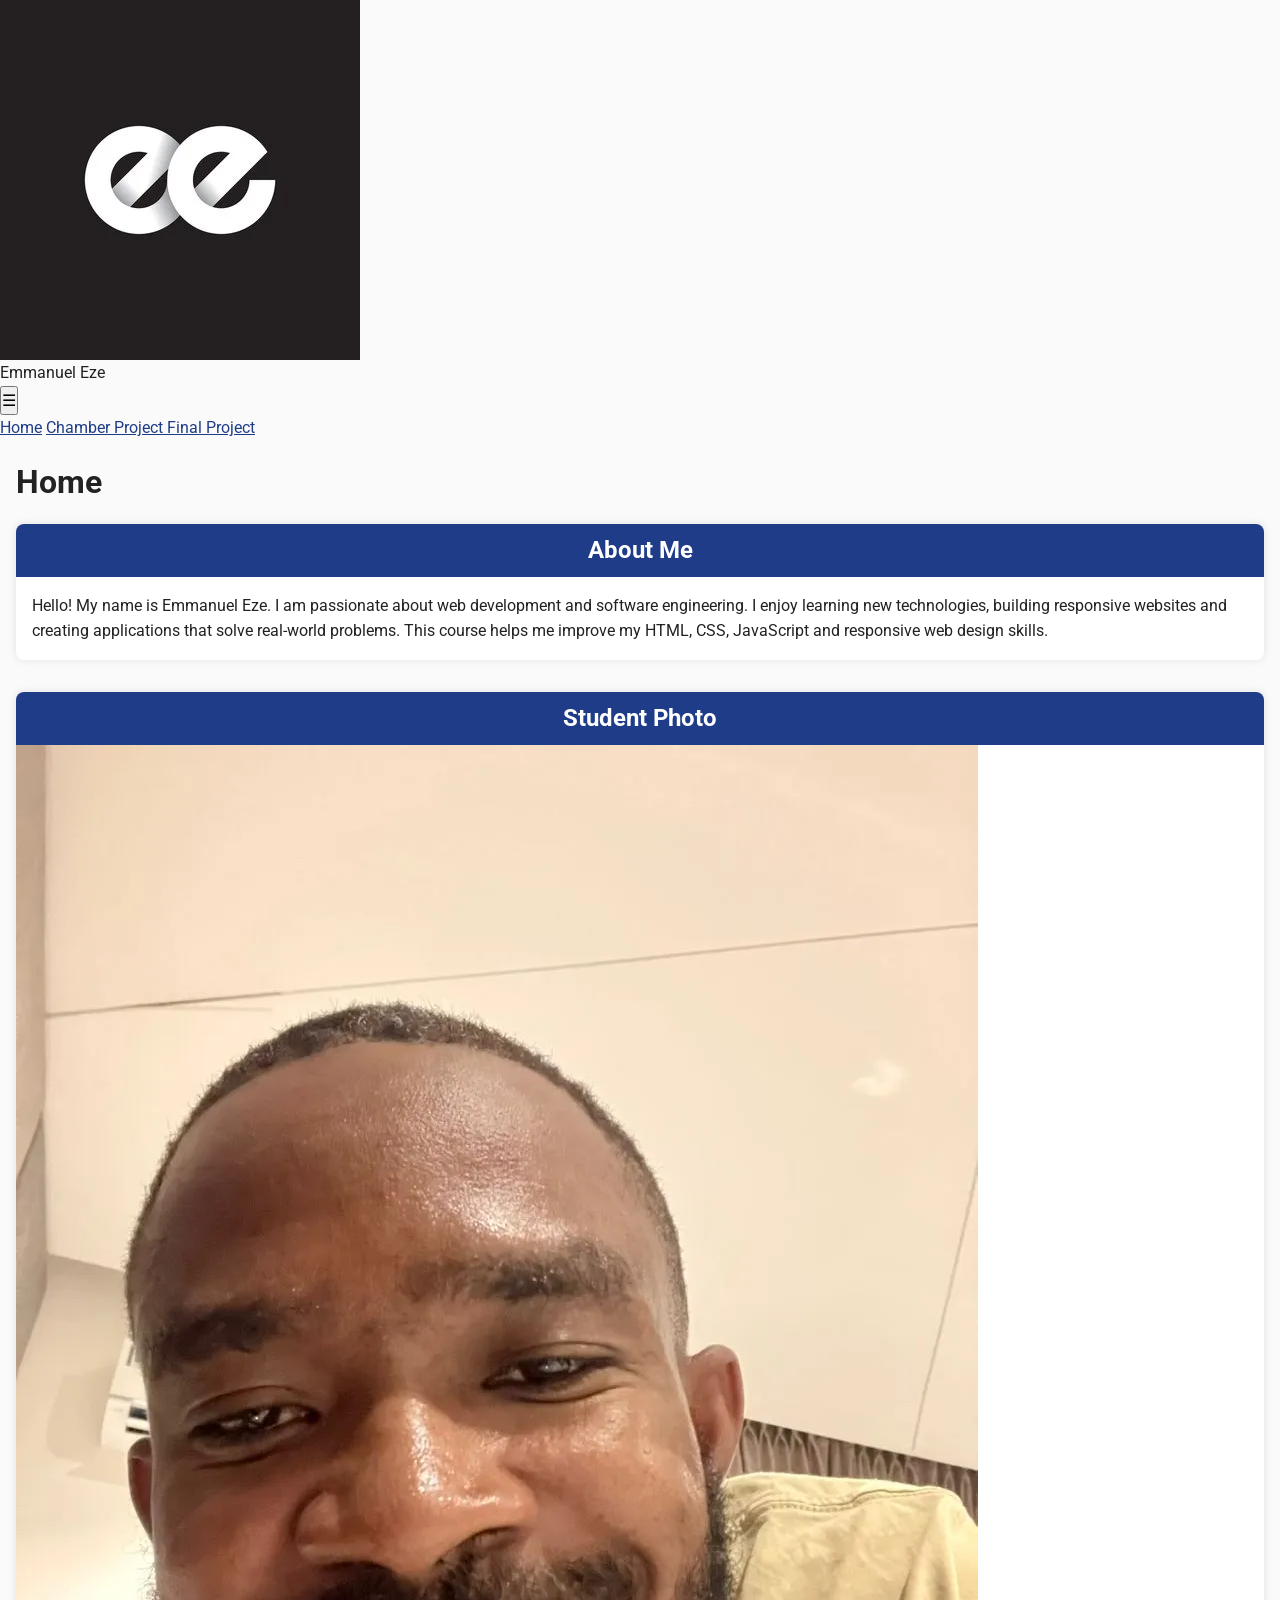
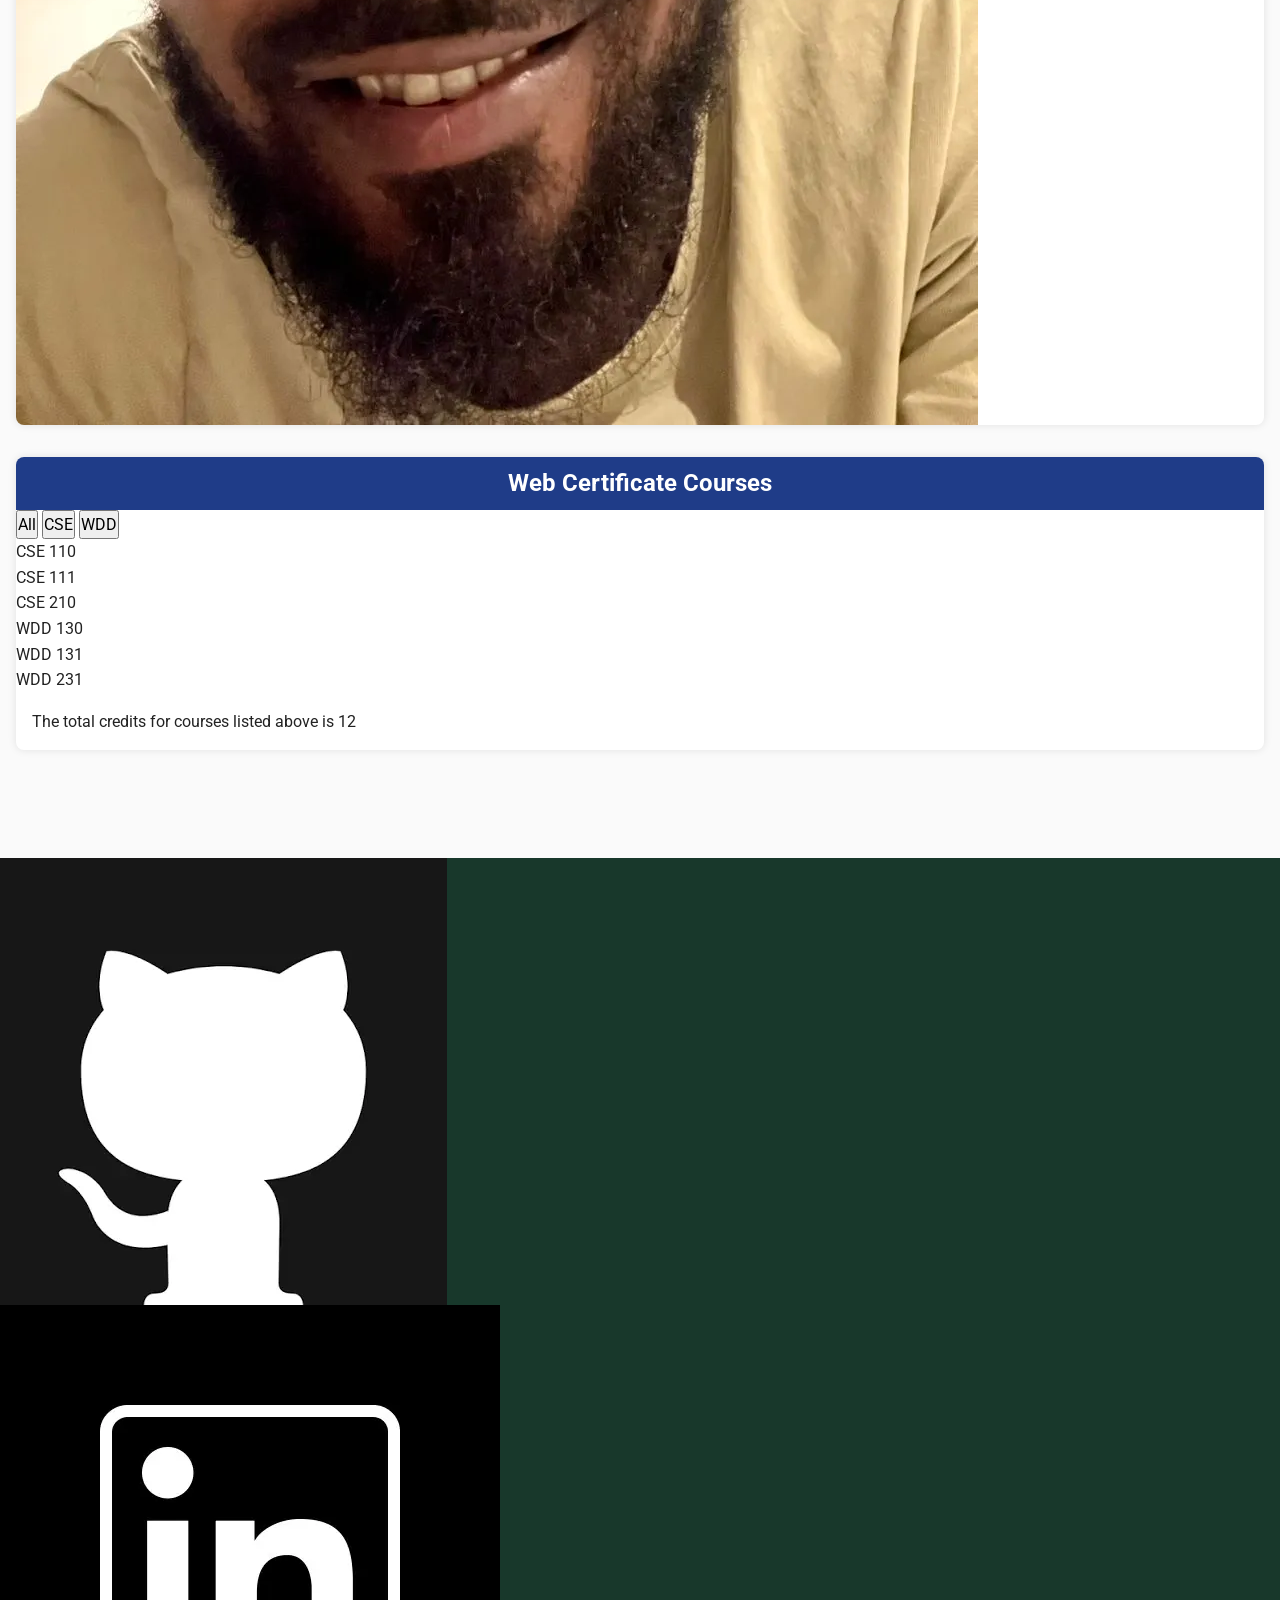
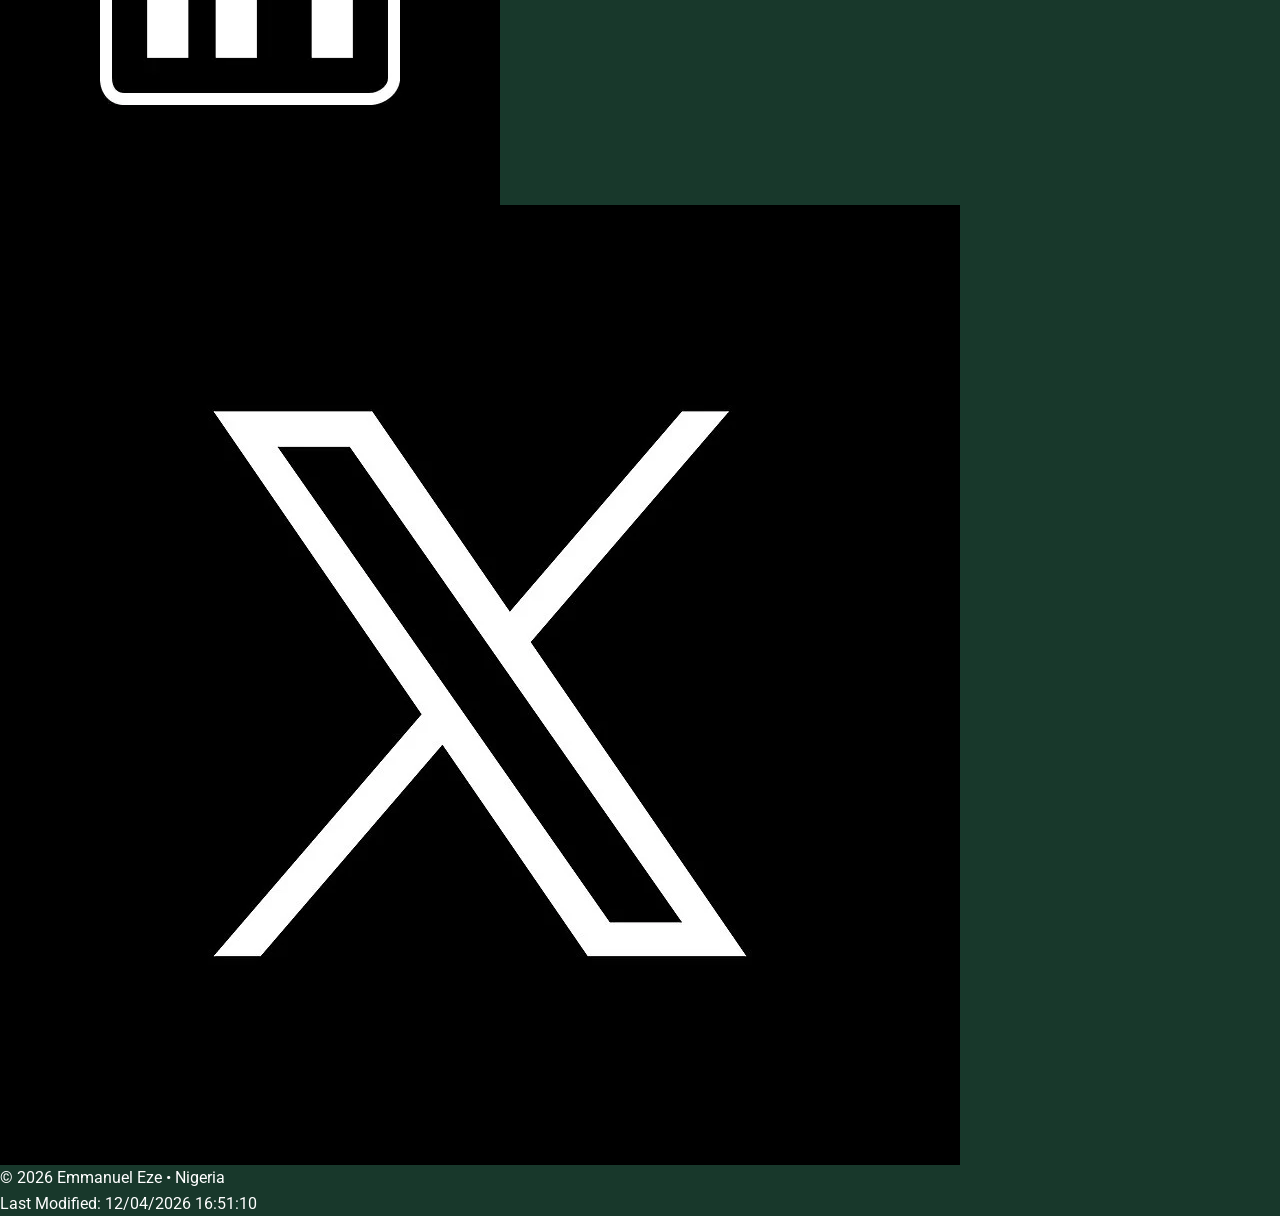
<file: index.html>
<!DOCTYPE html>
<html lang="en">
<head>
    <meta charset="UTF-8">
    <meta name="viewport" content="width=device-width, initial-scale=1.0">

    <title>Emmanuel Eze | WDD 231 Course Home Page</title>

    <meta name="description" content="Emmanuel Eze's WDD 231 course home page featuring responsive web design, HTML, CSS, JavaScript, and course projects.">
    <meta name="author" content="Emmanuel Eze">

    <!-- Google Fonts -->
    <link rel="preconnect" href="https://fonts.googleapis.com">
    <link rel="preconnect" href="https://fonts.gstatic.com" crossorigin>
    <link href="https://fonts.googleapis.com/css2?family=Roboto:wght@300;400;500;700&display=swap" rel="stylesheet">

    <!-- Styles -->
    <link rel="stylesheet" href="styles/small.css">
    <link rel="stylesheet" href="styles/larger.css">

    <!-- JavaScript -->
    <script src="scripts/navigation.js" defer></script>
    <script src="scripts/dates.js" defer></script>
    <script src="scripts/courses.js" defer></script>
</head>

<body>

    <!-- HEADER -->
    <header>

        <div class="logo">
            <img src="images/logo.webp" alt="Site Logo">
            <span>Emmanuel Eze</span>
        </div>

        <button id="menu" aria-label="Open Navigation">
            ☰
        </button>

    </header>

    <!-- NAVIGATION -->
    <nav>

        <a href="index.html" class="active" aria-current="page">Home</a>

        <a href="chamber/index.html">
            Chamber Project
        </a>

        <a href="final/index.html">
            Final Project
        </a>

    </nav>

    <!-- MAIN -->
    <main>

        <h1>Home</h1>

        <div class="top-grid">

            <!-- ABOUT ME -->
            <section>

                <h2>About Me</h2>

                <p>
                    Hello! My name is Emmanuel Eze. I am passionate about web
                    development and software engineering. I enjoy learning new
                    technologies, building responsive websites and creating
                    applications that solve real-world problems. This course
                    helps me improve my HTML, CSS, JavaScript and responsive
                    web design skills.
                </p>

            </section>

            <!-- STUDENT PHOTO -->
            <section class="photo">

                <h2>Student Photo</h2>

                <img
                    src="images/profile.webp"
                    alt="Photo of Emmanuel Eze">

            </section>

        </div>

        <!-- COURSE CERTIFICATE -->
        <section>

            <h2>Web Certificate Courses</h2>

            <div class="buttons">

                <button id="all">All</button>

                <button id="cse">CSE</button>

                <button id="wdd">WDD</button>

            </div>

            <div id="course-container"></div>

            <p id="credits"></p>

        </section>

    </main>

    <!-- FOOTER -->
    <footer>

        <div class="social">

            <a
                href="https://github.com/Kors05"
                target="_blank"
                rel="noopener"
                aria-label="Visit my GitHub profile">

                <img
                    src="images/github.webp"
                    alt="GitHub">

            </a>

            <a
                href="https://linkedin.com/in/YOUR_LINKEDIN_USERNAME"
                target="_blank"
                rel="noopener"
                aria-label="Visit my LinkedIn profile">

                <img
                    src="images/linkedin.webp"
                    alt="LinkedIn">

            </a>

            <a
                href="https://x.com/YOUR_USERNAME"
                target="_blank"
                rel="noopener"
                aria-label="Visit my X profile">

                <img
                    src="images/xlogo.webp"
                    alt="X">

            </a>

        </div>

        <p>
            &copy;
            <span id="currentyear"></span>
            Emmanuel Eze • Nigeria
        </p>

        <p id="lastModified"></p>

    </footer>

</body>
</html>
</file>
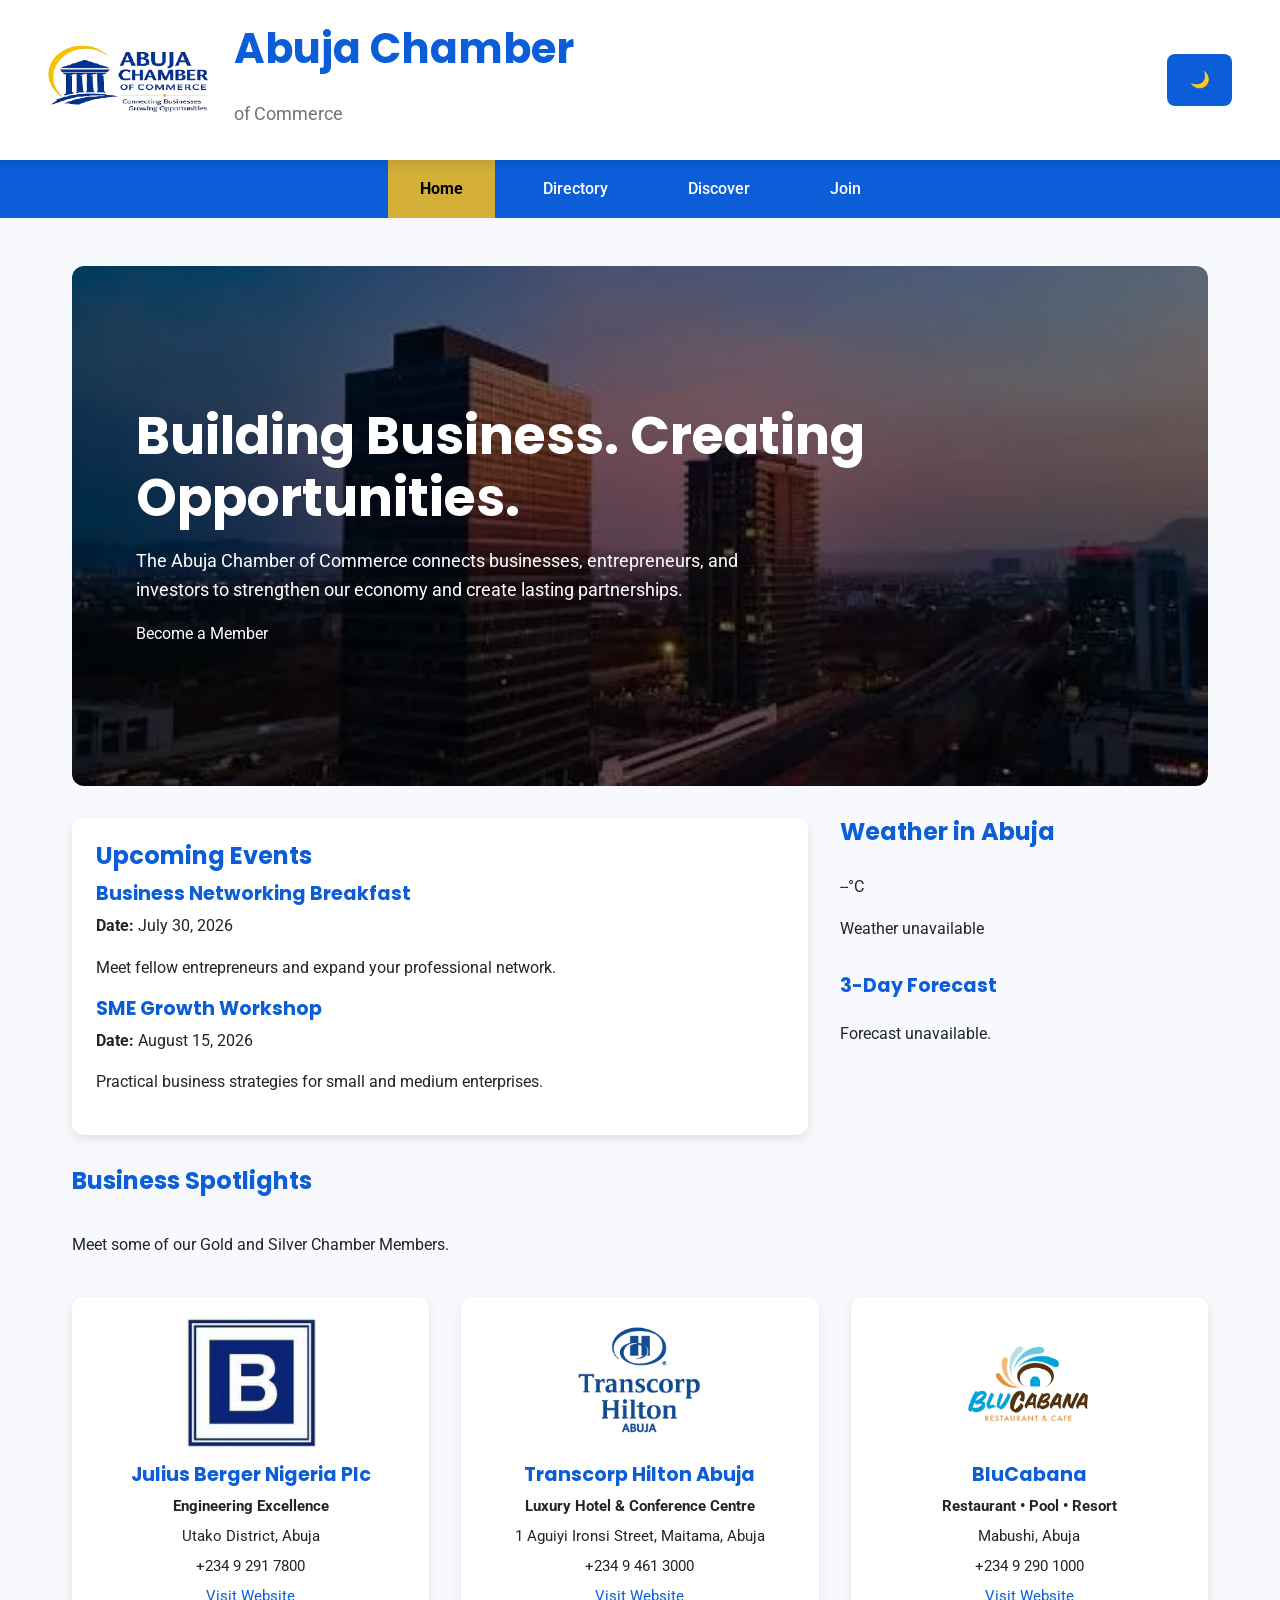
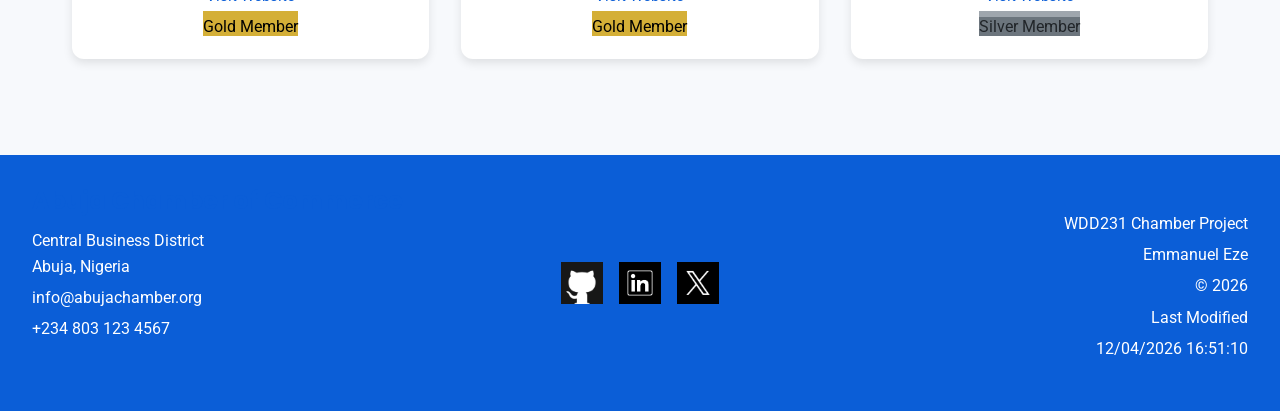
<file: chamber/index.html>
<!DOCTYPE html>
<html lang="en">

<head>

    <meta charset="UTF-8">
    <meta name="viewport" content="width=device-width, initial-scale=1.0">

    <title>Home | Abuja Chamber of Commerce</title>

    <meta name="description" content="Explore the official Abuja Chamber of Commerce directory featuring local businesses, member organizations, and opportunities for growth and collaboration.">

    <meta name="author"
        content="Emmanuel Eze">

    <!-- Open Graph -->
    <meta property="og:title" content="Abuja Chamber of Commerce | Connecting Businesses and Building Community">

    <meta property="og:description" content="Connect with the Abuja Chamber of Commerce to discover local businesses, upcoming events, member spotlights, and opportunities to grow your business.">

    <meta property="og:type" content="website">

    <meta property="og:url" content="https://kors05.github.io/wdd231/chamber/index.html">

    <meta property="og:image" content="https://kors05.github.io/wdd231/chamber/images/hero.webp">

    <!-- Favicon -->

    <link rel="icon"
        href="images/favicon.ico">

    <!-- Fonts -->

    <link rel="preconnect"
        href="https://fonts.googleapis.com">

    <link rel="preconnect"
        href="https://fonts.gstatic.com"
        crossorigin>

    <link href="https://fonts.googleapis.com/css2?family=Poppins:wght@400;600;700&family=Roboto:wght@300;400;500&display=swap"
        rel="stylesheet">

    <!-- Styles -->

    <link rel="stylesheet"
        href="styles/normalize.css">

    <link rel="stylesheet"
        href="styles/small.css">

    <link rel="stylesheet"
        href="styles/larger.css">

    <!-- Scripts -->

    <script src="scripts/navigation.js" defer></script>

    <script src="scripts/darkmode.js" defer></script>

    <script src="scripts/weather.js" defer></script>
    <script src="scripts/spotlight.js" defer></script>

    <script src="scripts/dates.js" defer></script>

</head>

<body>

<header>

    <div class="branding">

    <img src="images/logo.webp"
         alt="Abuja Chamber Logo"
         class="site-logo">

    <div class="site-name">
        <p class="site-title">Abuja Chamber</p>
        <p class="site-subtitle">of Commerce</p>
    </div>

</div>

    <div class="header-controls">

        <button id="modeButton"
            aria-label="Toggle Dark Mode">

            🌙

        </button>

        <button id="menuButton"
            aria-label="Open Menu">

            ☰

        </button>

    </div>

</header>

<nav id="primaryNav">

    <ul>

        <li><a class="active" href="index.html">Home</a></li>
    <li><a href="directory.html">Directory</a></li>
    <li><a href="discover.html">Discover</a></li>
    <li><a href="join.html">Join</a></li>

    </ul>

</nav>

<main>

<h1 class="visually-hidden">Abuja Chamber of Commerce Home</h1>

<!-- HERO -->

<section class="hero">

    <img src="images/hero.webp"
         alt="Abuja skyline">

    <div class="hero-content">

        <h2>Building Business. Creating Opportunities.</h2>

        <p>
            The Abuja Chamber of Commerce connects businesses,
            entrepreneurs, and investors to strengthen our economy
            and create lasting partnerships.
        </p>

        <a href="join.html" class="cta-button">
            Become a Member
        </a>

    </div>

</section>

<div class="home-grid">

<!-- EVENTS -->

<section class="events">

<h2>Upcoming Events</h2>

<div class="event">

<h3>Business Networking Breakfast</h3>

<p><strong>Date:</strong> July 30, 2026</p>

<p>
Meet fellow entrepreneurs and expand your professional network.
</p>

</div>

<div class="event">

<h3>SME Growth Workshop</h3>

<p><strong>Date:</strong> August 15, 2026</p>

<p>
Practical business strategies for small and medium enterprises.
</p>

</div>

</section>

<!-- WEATHER -->

<section class="weather">

<h2>Weather in Abuja</h2>

<div class="weather-current">

<span id="current-temp"></span>°C

</div>

<p id="weather-description"></p>

<h3>3-Day Forecast</h3>

<div id="forecast" class="forecast"></div>

</section>

</div>

<!-- SPOTLIGHTS -->

<section class="spotlights">

<h2>Business Spotlights</h2>

<p>
Meet some of our Gold and Silver Chamber Members.
</p>

<div id="spotlight-container"
     class="spotlight-container">

</div>

</section>

</main>

<footer>

    <section>

        <h2>Abuja Chamber of Commerce</h2>

        <p>
            Central Business District
            <br>
            Abuja, Nigeria
        </p>

        <p>
            info@abujachamber.org
        </p>

        <p>
            +234 803 123 4567
        </p>

    </section>

    <div class="social">

        <a href="#">
            <img src="images/github.webp"
                alt="Github"
                width="36"
                height="36">
        </a>

        <a href="#">
            <img src="images/linkedin.webp"
                alt="LinkedIn"
                width="36"
                height="36">
        </a>

        <a href="#">
            <img src="images/xlogo.webp"
                alt="X"
                width="36"
                height="36">
        </a>

    </div>

    <div>

        <p>WDD231 Chamber Project</p>

        <p>

            Emmanuel Eze

        </p>

        <p>

            © <span id="year"></span>

        </p>

        <p>

            Last Modified

        </p>

        <span id="lastModified"></span>

    </div>

</footer>

</body>

</html>
</file>
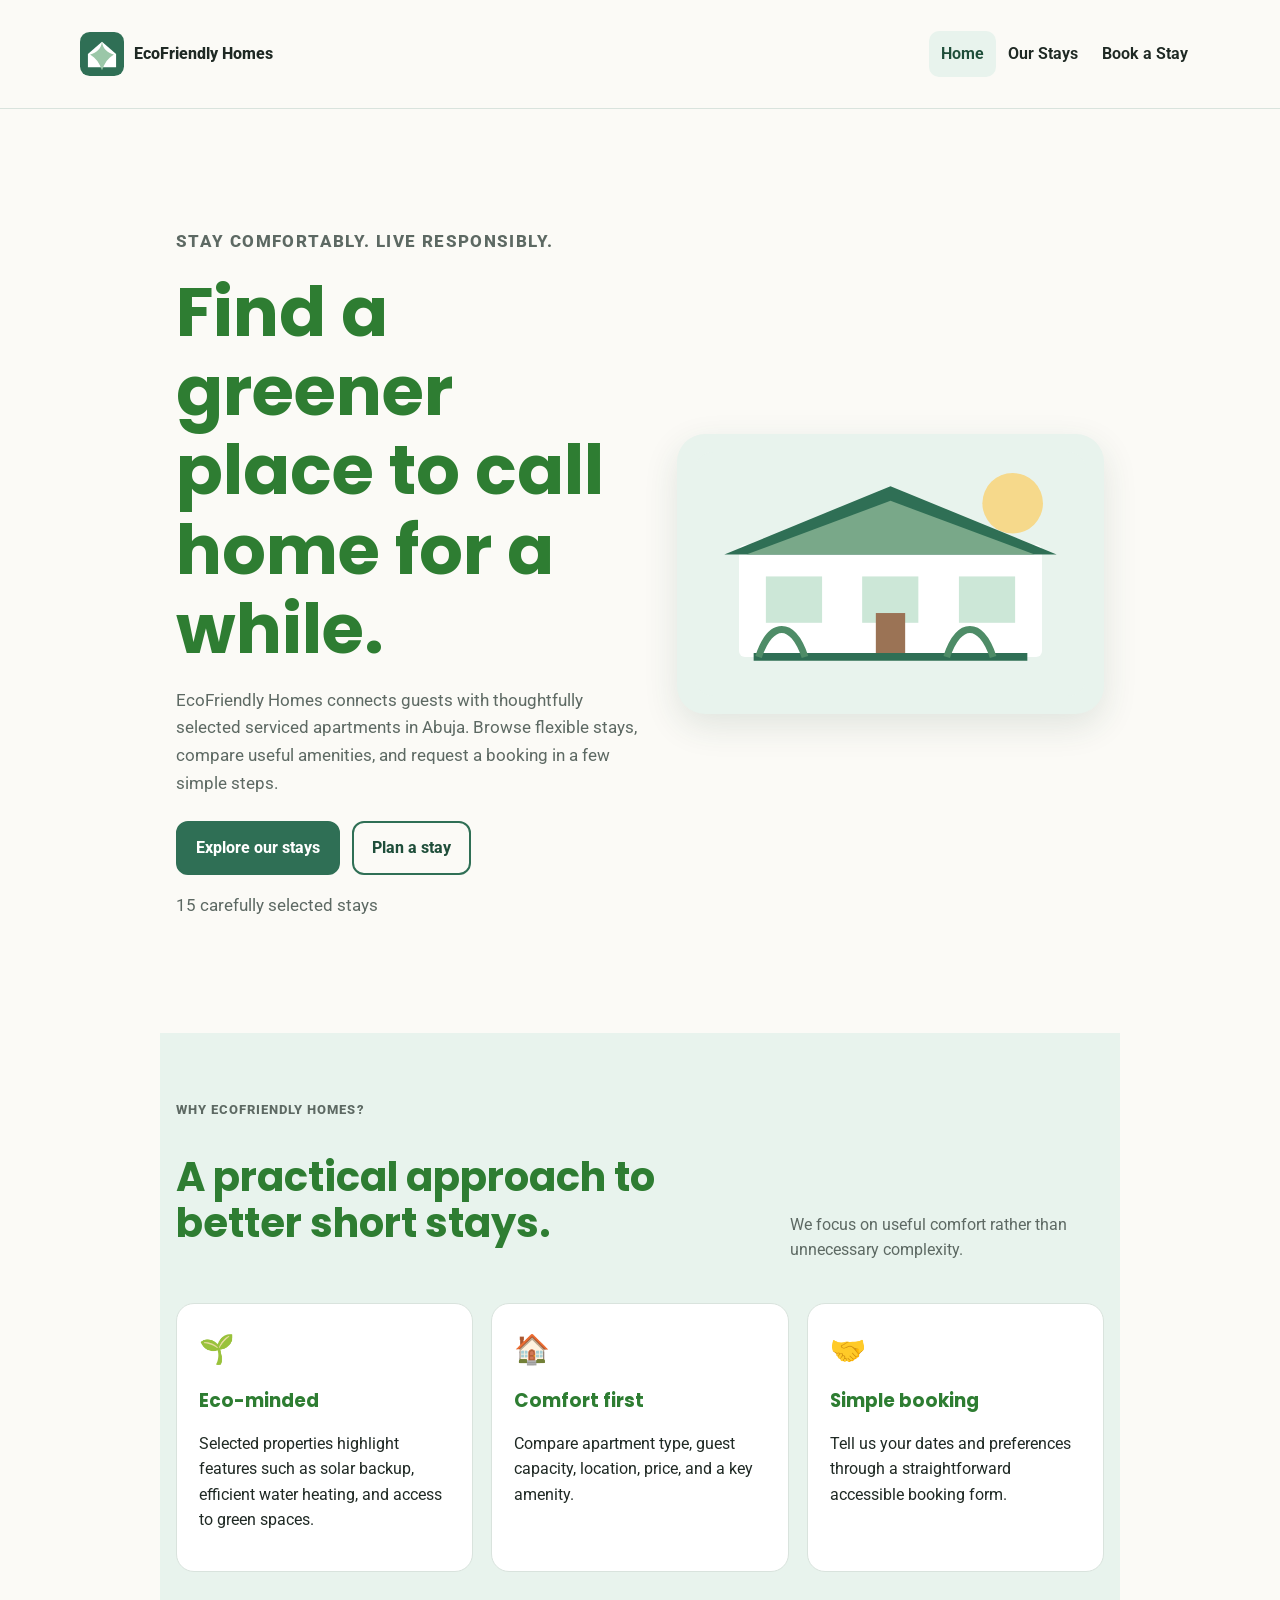
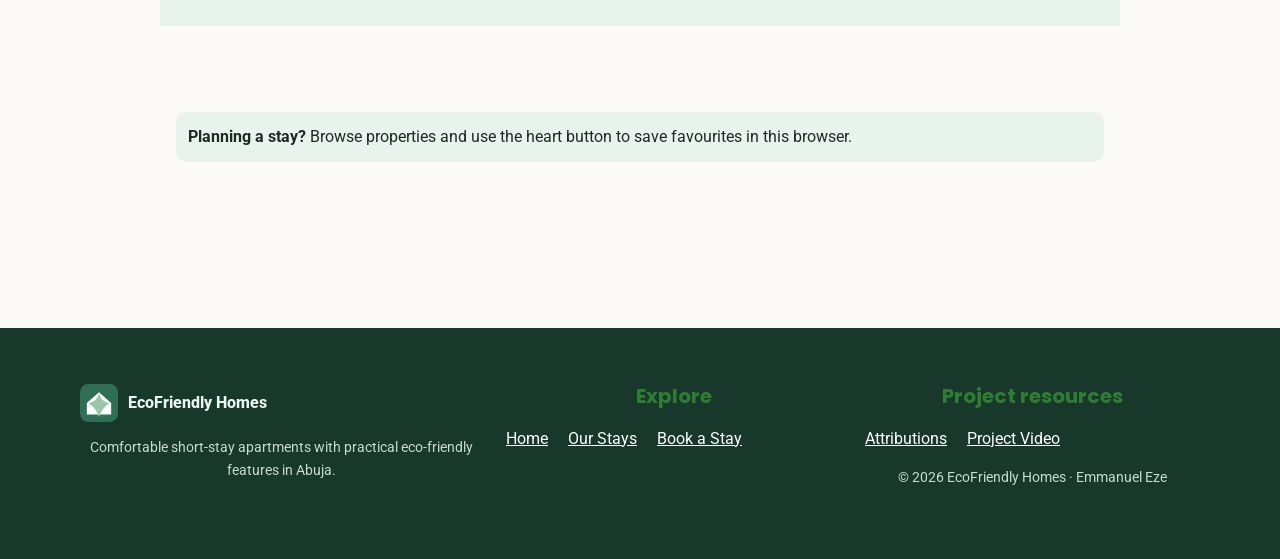
<file: project/index.html>
<!doctype html>
<html lang="en">

<head>

    <meta charset="UTF-8">

    <meta
        name="viewport"
        content="width=device-width, initial-scale=1.0"
    >

    <meta
        name="description"
        content="Discover comfortable short-stay apartments in Abuja with practical eco-friendly features, reliable amenities, and easy booking."
    >

    <meta
        name="author"
        content="Emmanuel Eze"
    >

    <meta
        property="og:title"
        content="EcoFriendly Homes | Sustainable Short-Stay Apartments"
    >

    <meta
        property="og:description"
        content="Discover comfortable short-stay apartments in Abuja with practical eco-friendly features, reliable amenities, and easy booking."
    >

    <meta
        property="og:url"
        content="https://kors05.github.io/wdd231/project/index.html"
    >

    <meta
        property="og:image"
        content="https://kors05.github.io/wdd231/project/images/logo.svg"
    >

    <meta
        name="theme-color"
        content="#2f6f55"
    >

    <link
        rel="icon"
        href="images/favicon.svg"
    >

    <!-- Google Fonts -->
    <link
        rel="preconnect"
        href="https://fonts.googleapis.com"
    >

    <link
        rel="preconnect"
        href="https://fonts.gstatic.com"
        crossorigin
    >

    <link
        href="https://fonts.googleapis.com/css2?family=Poppins:wght@400;500;600;700;800&family=Roboto:wght@400;500;700&display=swap"
        rel="stylesheet"
    >

    <!-- Stylesheets -->
    <link
        rel="stylesheet"
        href="styles/small.css"
    >

    <link
        rel="stylesheet"
        href="styles/larger.css"
    >


     <!-- JavaScript -->
    <script
    src="./scripts/common.js"
    type="module"
    defer
    ></script>

    <script
    src="./scripts/home.js"
    type="module"
    defer
    ></script>

    <title>
        EcoFriendly Homes | Sustainable Short-Stay Apartments
    </title>

</head>

<body>

    <!-- Skip Navigation -->
    <a
        class="skip-link"
        href="#main-content"
    >
        Skip to content
    </a>

    <!-- Header -->
    <header class="site-header">

        <div class="header-inner">

            <!-- Logo / Brand -->
            <a
                class="brand"
                href="./index.html"
            >

                <img
                    src="./images/logo.svg"
                    alt="EcoFriendly Homes logo"
                    width="44"
                    height="44"
                >

                <span>
                    EcoFriendly Homes
                </span>

            </a>

            <!-- Mobile Navigation Button -->
            <button
                class="nav-toggle"
                type="button"
                aria-expanded="false"
                aria-controls="primary-nav"
                aria-label="Open navigation"
            >

                ☰

                <span class="sr-only">
                    Menu
                </span>

            </button>

            <!-- Navigation -->
            <nav aria-label="Primary navigation">

                <ul
                    class="nav-list"
                    id="primary-nav"
                >

                    <li>
                        <a
                            class="active"
                            href="./index.html"
                        >
                            Home
                        </a>
                    </li>

                    <li>
                        <a href="./apartments.html">
                            Our Stays
                        </a>
                    </li>

                    <li>
                        <a href="./contact.html">
                            Book a Stay
                        </a>
                    </li>

                </ul>

            </nav>

        </div>

    </header>

    <!-- Main Content -->
    <main id="main-content">

        <!-- Hero -->
        <section class="hero">

            <div class="container hero-grid">

                <div>

                    <p class="eyebrow">
                        Stay comfortably. Live responsibly.
                    </p>

                    <h1>
                        Find a greener place to call home for a while.
                    </h1>

                    <p>
                        EcoFriendly Homes connects guests with thoughtfully
                        selected serviced apartments in Abuja. Browse flexible
                        stays, compare useful amenities, and request a booking
                        in a few simple steps.
                    </p>

                    <div class="actions">

                        <a
                            class="btn"
                            href="./apartments.html"
                        >
                            Explore our stays
                        </a>

                        <a
                            class="btn secondary"
                            href="./contact.html"
                        >
                            Plan a stay
                        </a>

                    </div>

                    <p
                        id="property-count"
                        class="small"
                    >
                        Loading our stays…
                    </p>

                </div>

                <div class="hero-card">

                    <img
                        src="./images/apartment-3.svg"
                        alt="Modern eco-friendly serviced apartment illustration"
                        width="800"
                        height="500"
                    >

                </div>

            </div>

        </section>

        <!-- Features -->
        <section class="section alt">

            <div class="container">

                <div class="section-heading">

                    <div>

                        <p class="eyebrow">
                            Why EcoFriendly Homes?
                        </p>

                        <h2>
                            A practical approach to better short stays.
                        </h2>

                    </div>

                    <p>
                        We focus on useful comfort rather than unnecessary complexity.
                    </p>

                </div>

                <div class="feature-grid">

                    <article class="feature">

                        <div
                            class="feature-icon"
                            aria-hidden="true"
                        >
                            🌱
                        </div>

                        <h3>
                            Eco-minded
                        </h3>

                        <p>
                            Selected properties highlight features such as
                            solar backup, efficient water heating, and access
                            to green spaces.
                        </p>

                    </article>

                    <article class="feature">

                        <div
                            class="feature-icon"
                            aria-hidden="true"
                        >
                            🏠
                        </div>

                        <h3>
                            Comfort first
                        </h3>

                        <p>
                            Compare apartment type, guest capacity, location,
                            price, and a key amenity.
                        </p>

                    </article>

                    <article class="feature">

                        <div
                            class="feature-icon"
                            aria-hidden="true"
                        >
                            🤝
                        </div>

                        <h3>
                            Simple booking
                        </h3>

                        <p>
                            Tell us your dates and preferences through a
                            straightforward accessible booking form.
                        </p>

                    </article>

                </div>

            </div>

        </section>

        <!-- Notice -->
        <section class="section">

            <div class="container">

                <div class="notice">

                    <strong>
                        Planning a stay?
                    </strong>

                    Browse properties and use the heart button to save
                    favourites in this browser.

                </div>

            </div>

        </section>

    </main>

    <!-- Footer -->
    <footer>

        <div class="container footer-inner">

            <!-- Footer Brand -->
            <div>

                <div class="footer-brand">

                    <img
                        src="./images/logo.svg"
                        alt="EcoFriendly Homes logo"
                        width="38"
                        height="38"
                    >

                    EcoFriendly Homes

                </div>

                <p class="small">
                    Comfortable short-stay apartments with practical
                    eco-friendly features in Abuja.
                </p>

            </div>

            <!-- Explore -->
            <div>

                <h2 class="footer-heading">
                    Explore
                </h2>

                <div class="footer-links">

                    <a href="./index.html">
                        Home
                    </a>

                    <a href="./apartments.html">
                        Our Stays
                    </a>

                    <a href="./contact.html">
                        Book a Stay
                    </a>

                </div>

            </div>

            <!-- Project Resources -->
            <div>

                <h2 class="footer-heading">
                    Project resources
                </h2>

                <div class="footer-links">

                    <a href="./attributions.html">
                        Attributions
                    </a>

                    <a
                        href="https://youtu.be/rAQDqEijC-o"
                        target="_blank"
                        rel="noopener"
                    >
                        Project Video
                    </a>

                </div>

                <p class="small">

                    ©
                    <span id="year"></span>
                    EcoFriendly Homes · Emmanuel Eze

                </p>

            </div>

        </div>

    </footer>

  
</body>

</html>
</file>
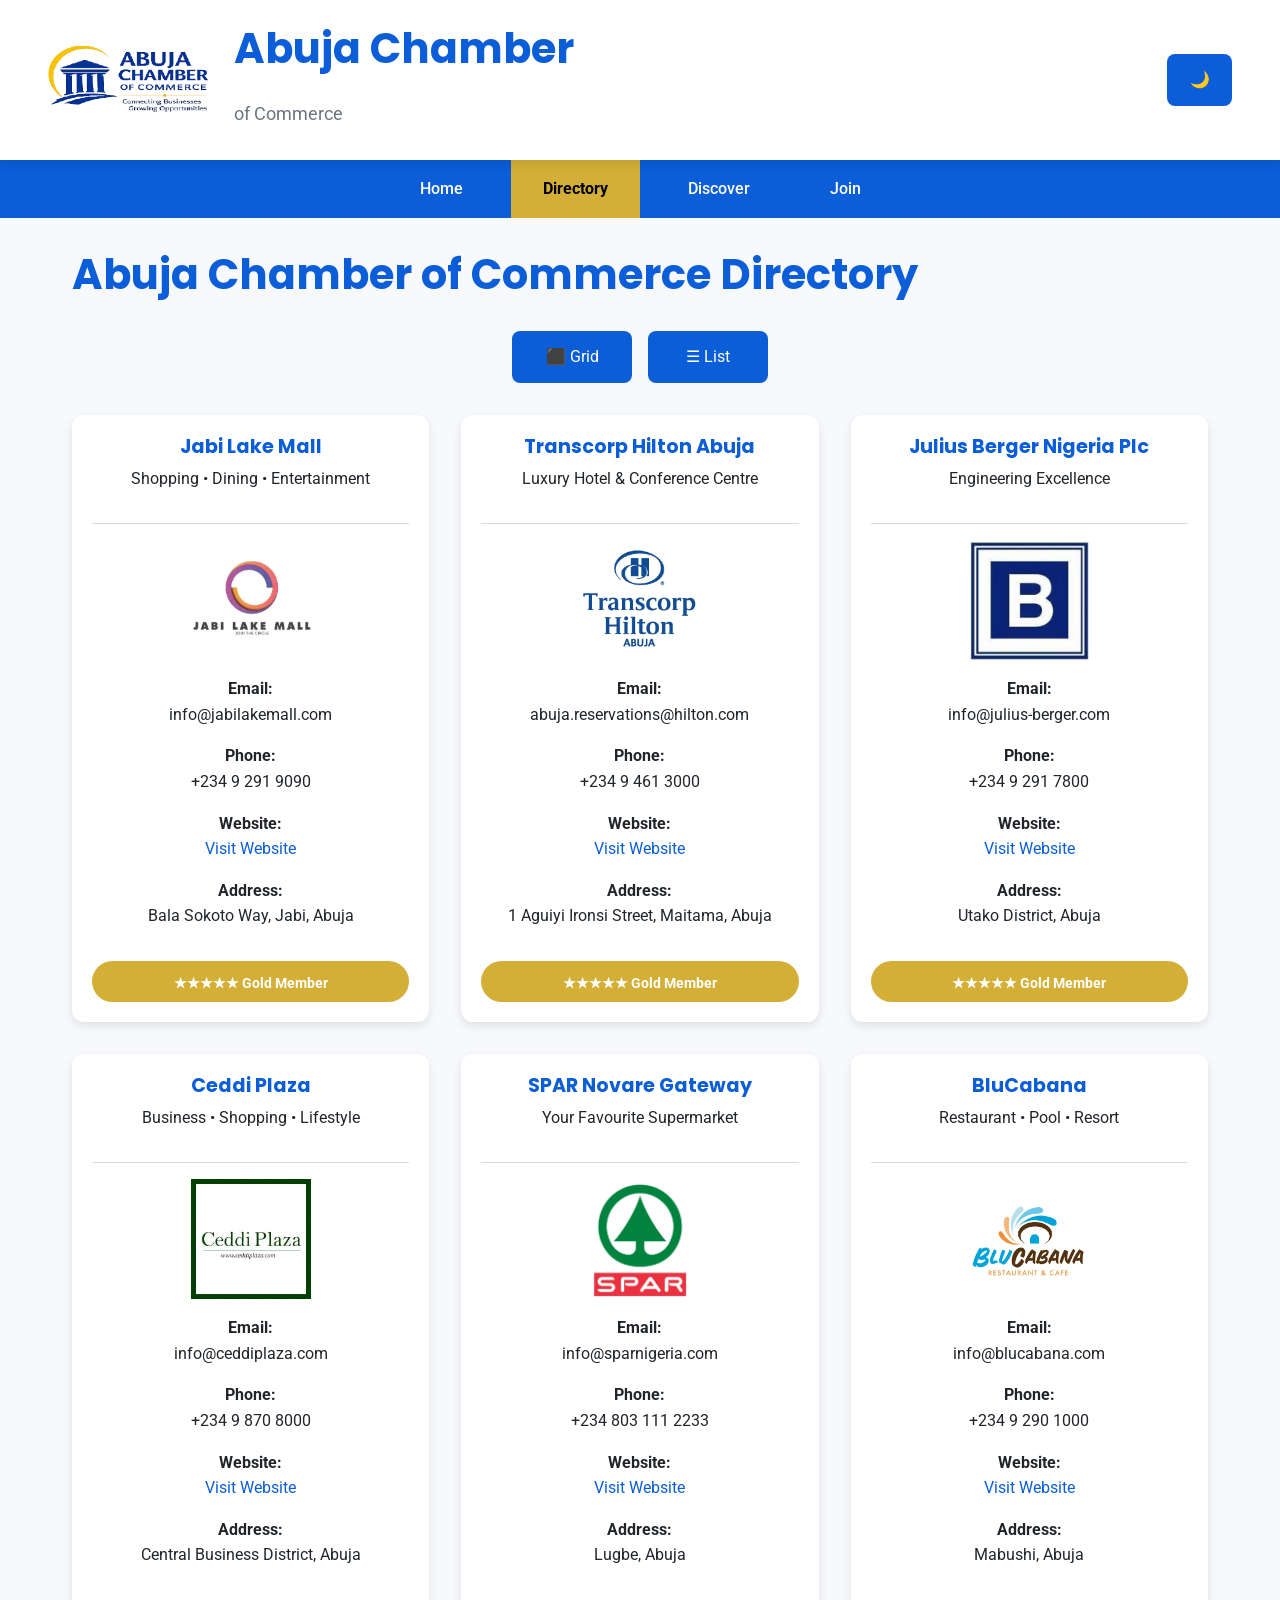
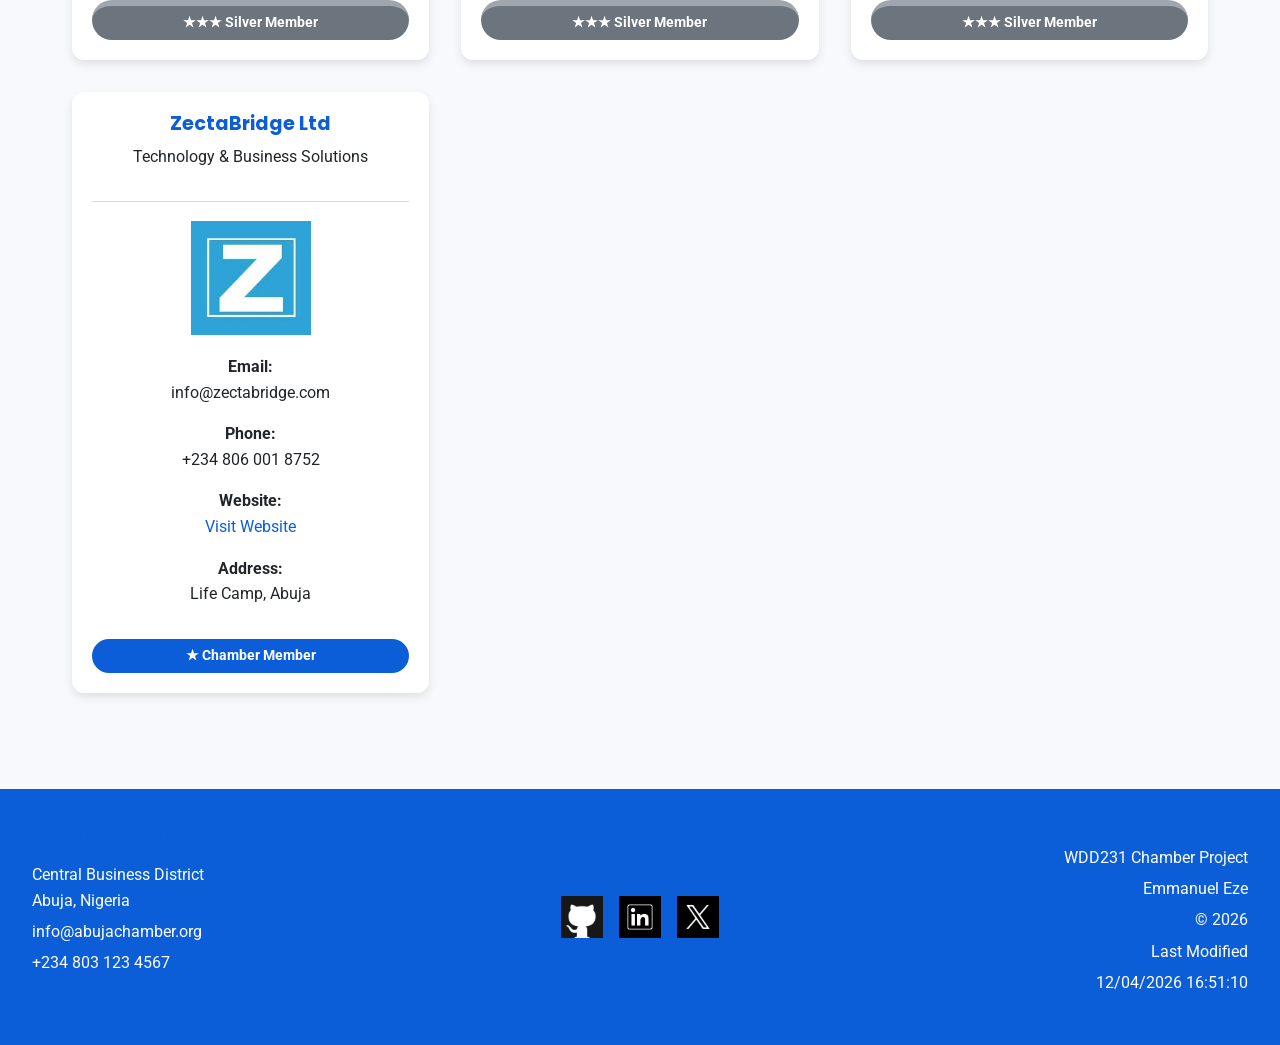
<file: chamber/directory.html>
<!DOCTYPE html>
<html lang="en">

<head>

    <meta charset="UTF-8">
    <meta name="viewport" content="width=device-width, initial-scale=1.0">

    <title>Directory | Abuja Chamber of Commerce</title>

    <meta name="description" content="Explore the official Abuja Chamber of Commerce directory featuring local businesses, member organizations, and opportunities for growth and collaboration.">

    <meta name="author"
        content="Emmanuel Eze">

    <!-- Open Graph -->
    <meta property="og:description" content="Explore the official Abuja Chamber of Commerce directory featuring local businesses, member organizations, and opportunities for growth and collaboration.">
    <meta property="og:title" content="Abuja Chamber of Commerce Business Directory">
    <meta property="og:type"
        content="website">

    <meta property="og:image"
        content="https://kors05.github.io/wdd231/chamber/images/logo.webp">

    <meta property="og:url"
        content="https://kors05.github.io/wdd231/chamber/directory.html">

    <!-- Favicon -->

    <link rel="icon"
        href="images/favicon.ico">

    <!-- Fonts -->

    <link rel="preconnect"
        href="https://fonts.googleapis.com">

    <link rel="preconnect"
        href="https://fonts.gstatic.com"
        crossorigin>

    <link href="https://fonts.googleapis.com/css2?family=Poppins:wght@400;600;700&family=Roboto:wght@300;400;500&display=swap"
        rel="stylesheet">

    <!-- Styles -->

    <link rel="stylesheet"
        href="styles/normalize.css">

    <link rel="stylesheet"
        href="styles/small.css">

    <link rel="stylesheet"
        href="styles/larger.css">

    <!-- Scripts -->

    <script src="scripts/navigation.js" defer></script>

    <script src="scripts/darkmode.js" defer></script>

    <script src="scripts/directory.js" defer></script>

    <script src="scripts/dates.js" defer></script>

</head>

<body>

<header>

    <div class="branding">

    <img src="images/logo.webp"
         alt="Abuja Chamber Logo"
         class="site-logo">

    <div class="site-name">
        <p class="site-title">Abuja Chamber</p>
        <p class="site-subtitle">of Commerce</p>
    </div>

</div>

    <div class="header-controls">

        <button id="modeButton"
            aria-label="Toggle Dark Mode">

            🌙

        </button>

        <button id="menuButton"
            aria-label="Open Menu">

            ☰

        </button>

    </div>

</header>

<nav id="primaryNav">

    <ul>

        <li><a href="index.html">Home</a></li>

        <li><a class="active"
                href="directory.html">Directory</a></li>

        <li><a href="discover.html">Discover</a></li>

        <li><a href="join.html">Join</a></li>

    </ul>

</nav>

<main>

      <h1>Abuja Chamber of Commerce Directory</h1>

    <div class="view-buttons">

        <button id="gridView">

            ⬛ Grid

        </button>

        <button id="listView">

            ☰ List

        </button>

    </div>
<section id="members" class="grid-view">

    <h2 class="visually-hidden">Directory Members</h2>

</section>

</main>

<footer>

    <section>

        <h2>Abuja Chamber of Commerce</h2>

        <p>
            Central Business District
            <br>
            Abuja, Nigeria
        </p>

        <p>
            info@abujachamber.org
        </p>

        <p>
            +234 803 123 4567
        </p>

    </section>

    <div class="social">

        <a href="#">
            <img src="images/github.webp"
                alt="Github"
                width="36"
                height="36">
        </a>

        <a href="#">
            <img src="images/linkedin.webp"
                alt="LinkedIn"
                width="36"
                height="36">
        </a>

        <a href="#">
            <img src="images/xlogo.webp"
                alt="X"
                width="36"
                height="36">
        </a>

    </div>

    <div>

        <p>WDD231 Chamber Project</p>

        <p>

            Emmanuel Eze

        </p>

        <p>

            © <span id="year"></span>

        </p>

        <p>

            Last Modified

        </p>

        <span id="lastModified"></span>

    </div>

</footer>

</body>

</html>
</file>
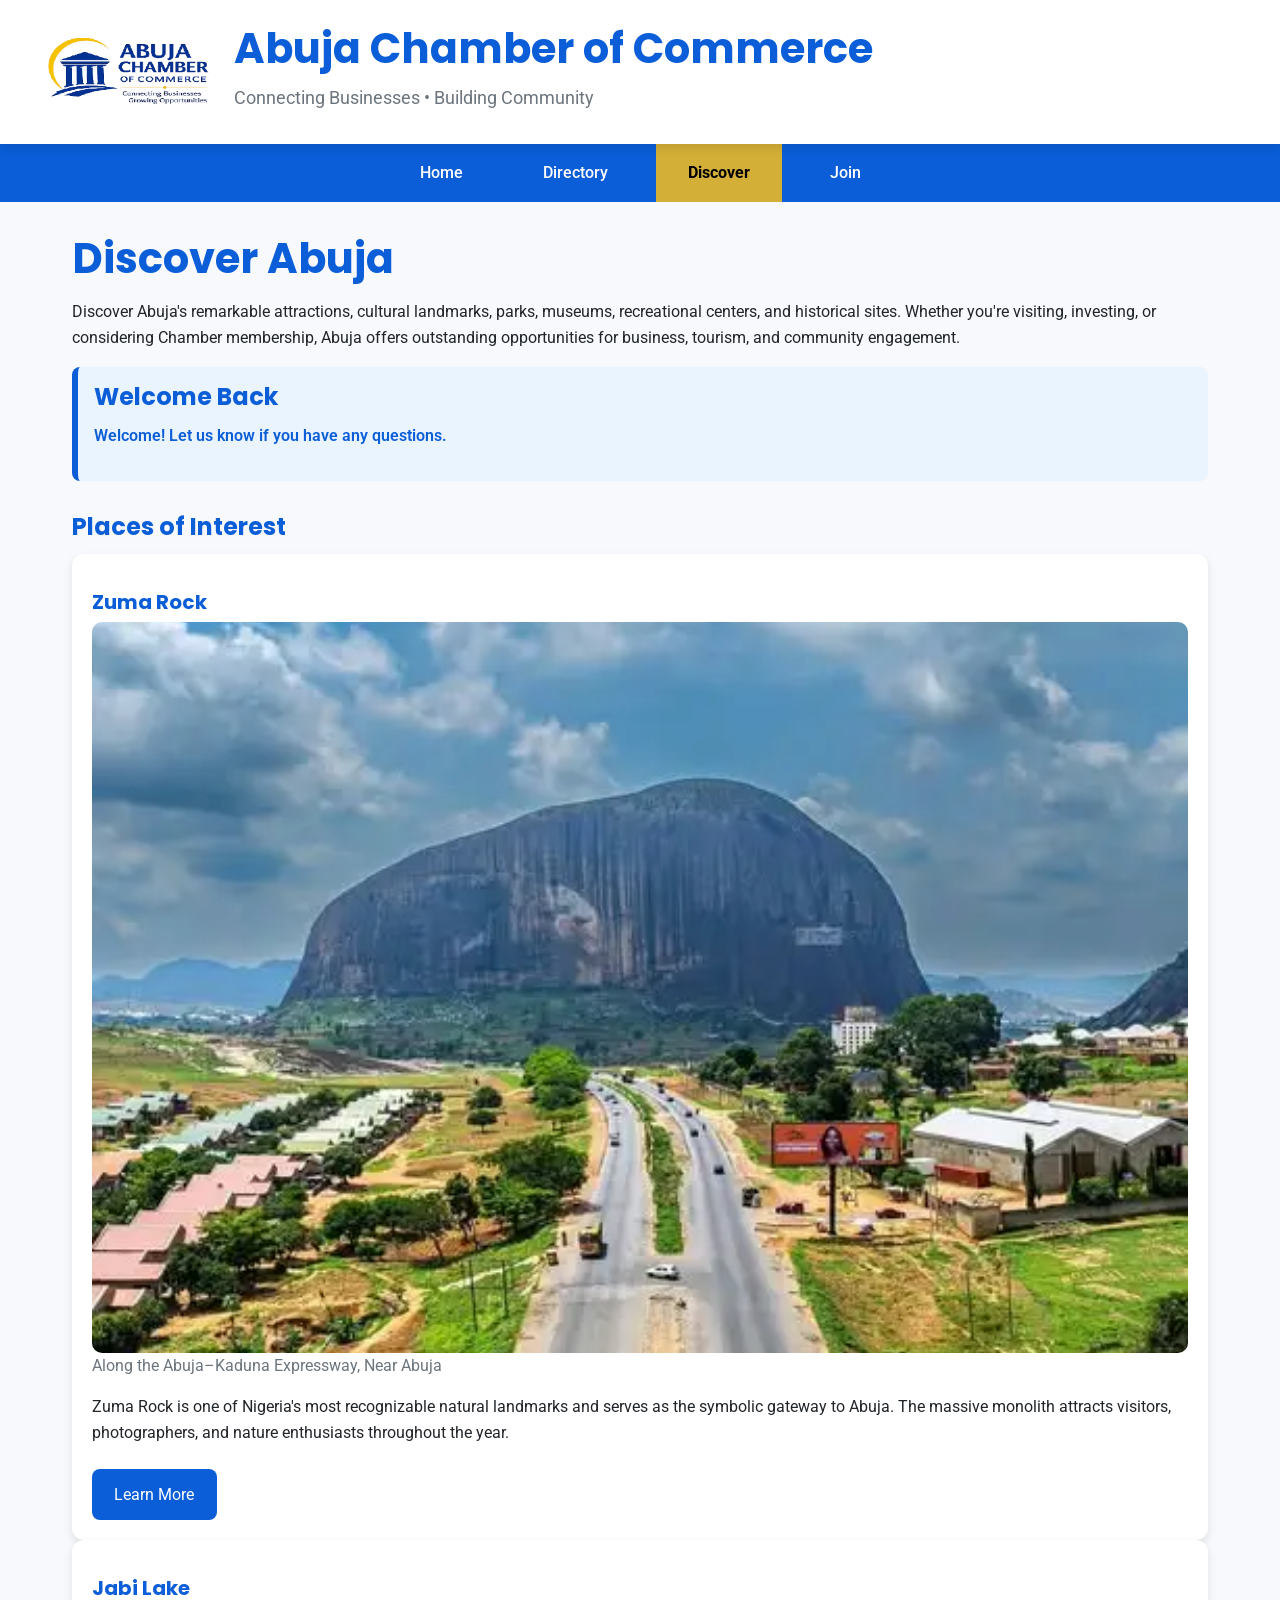
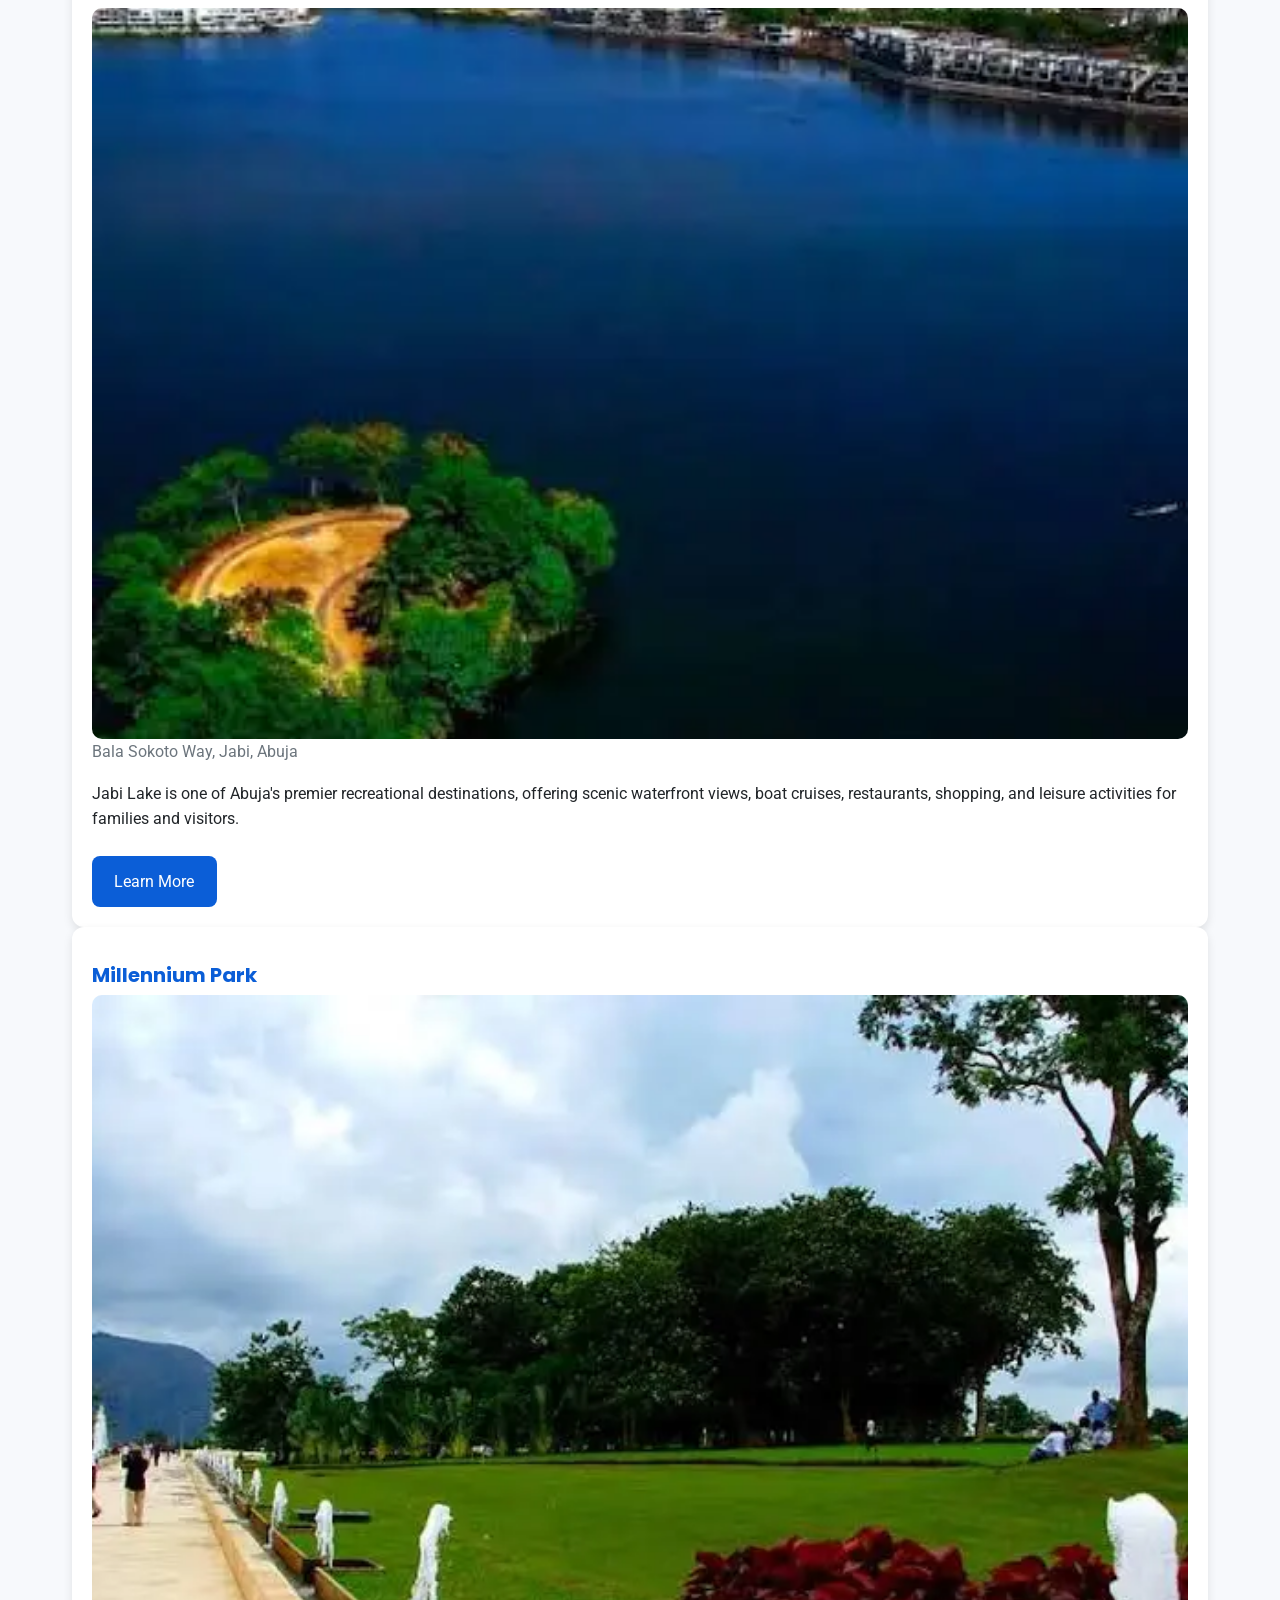
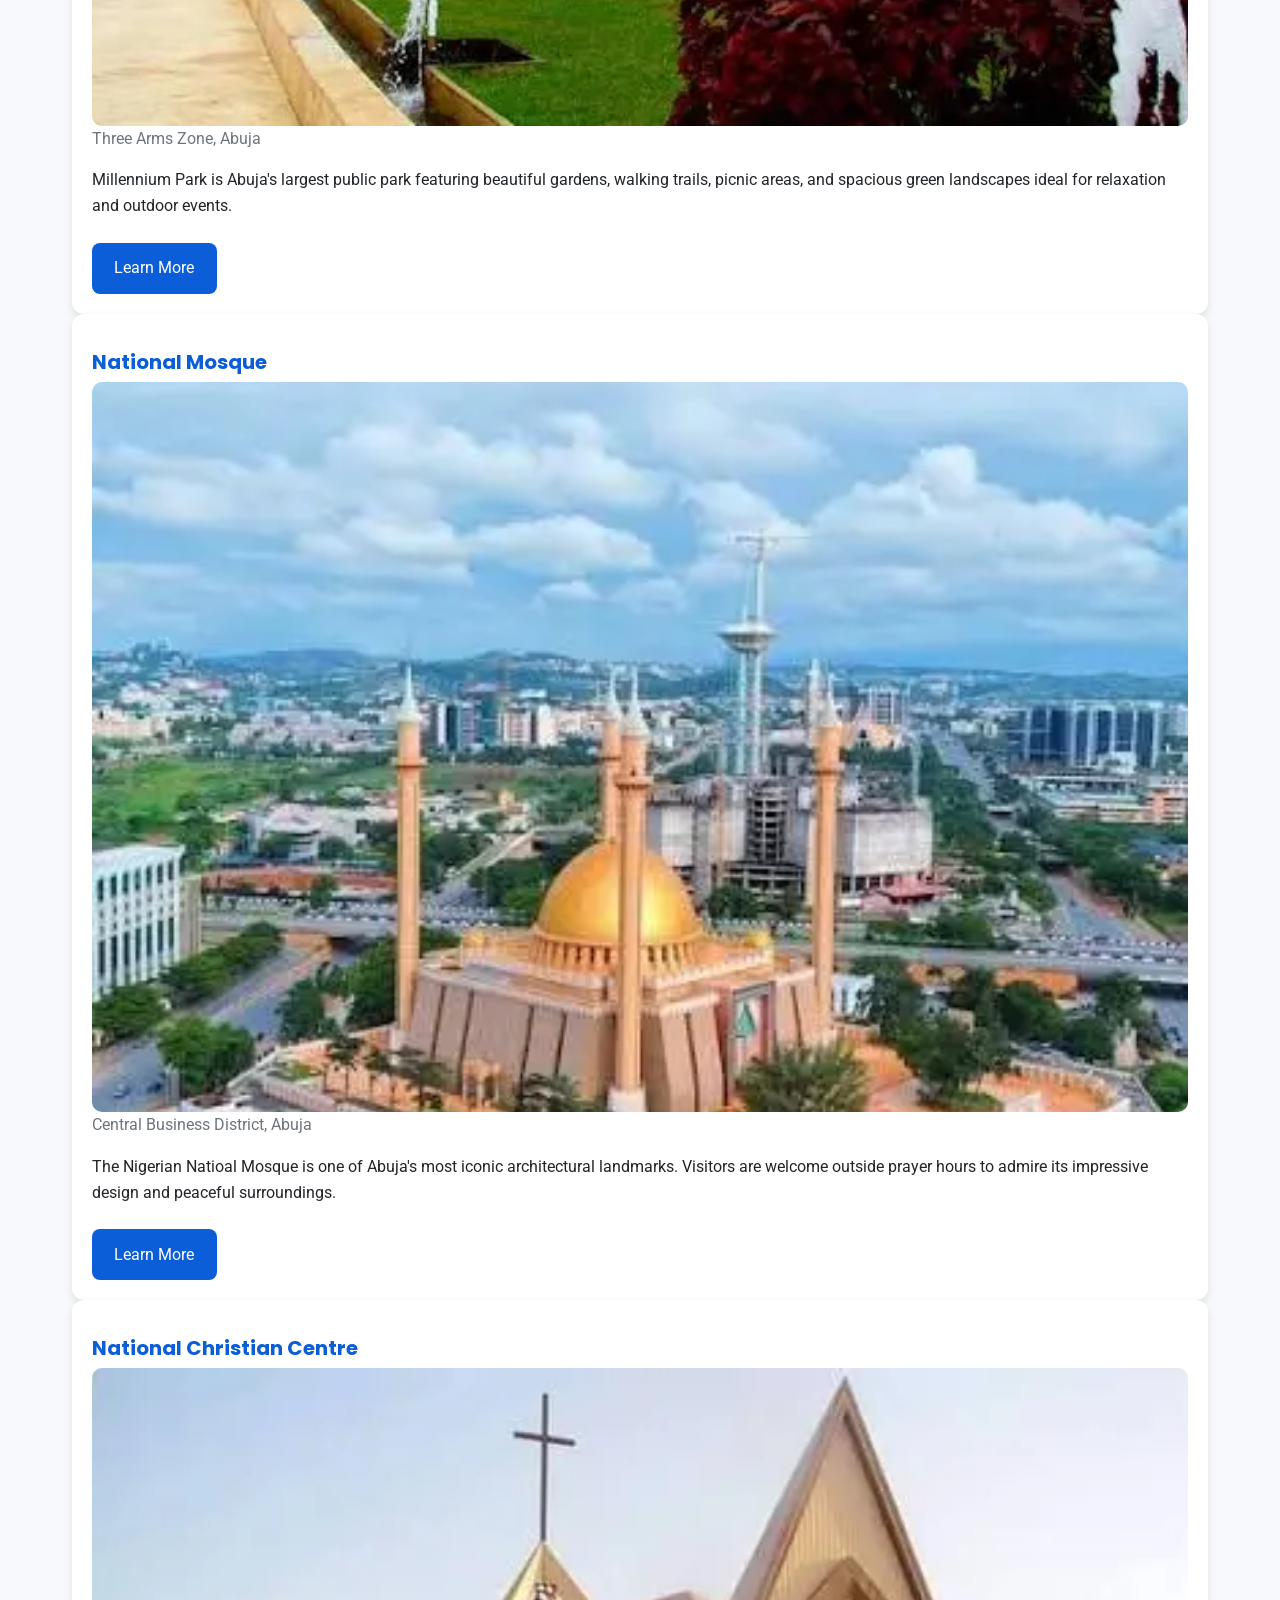
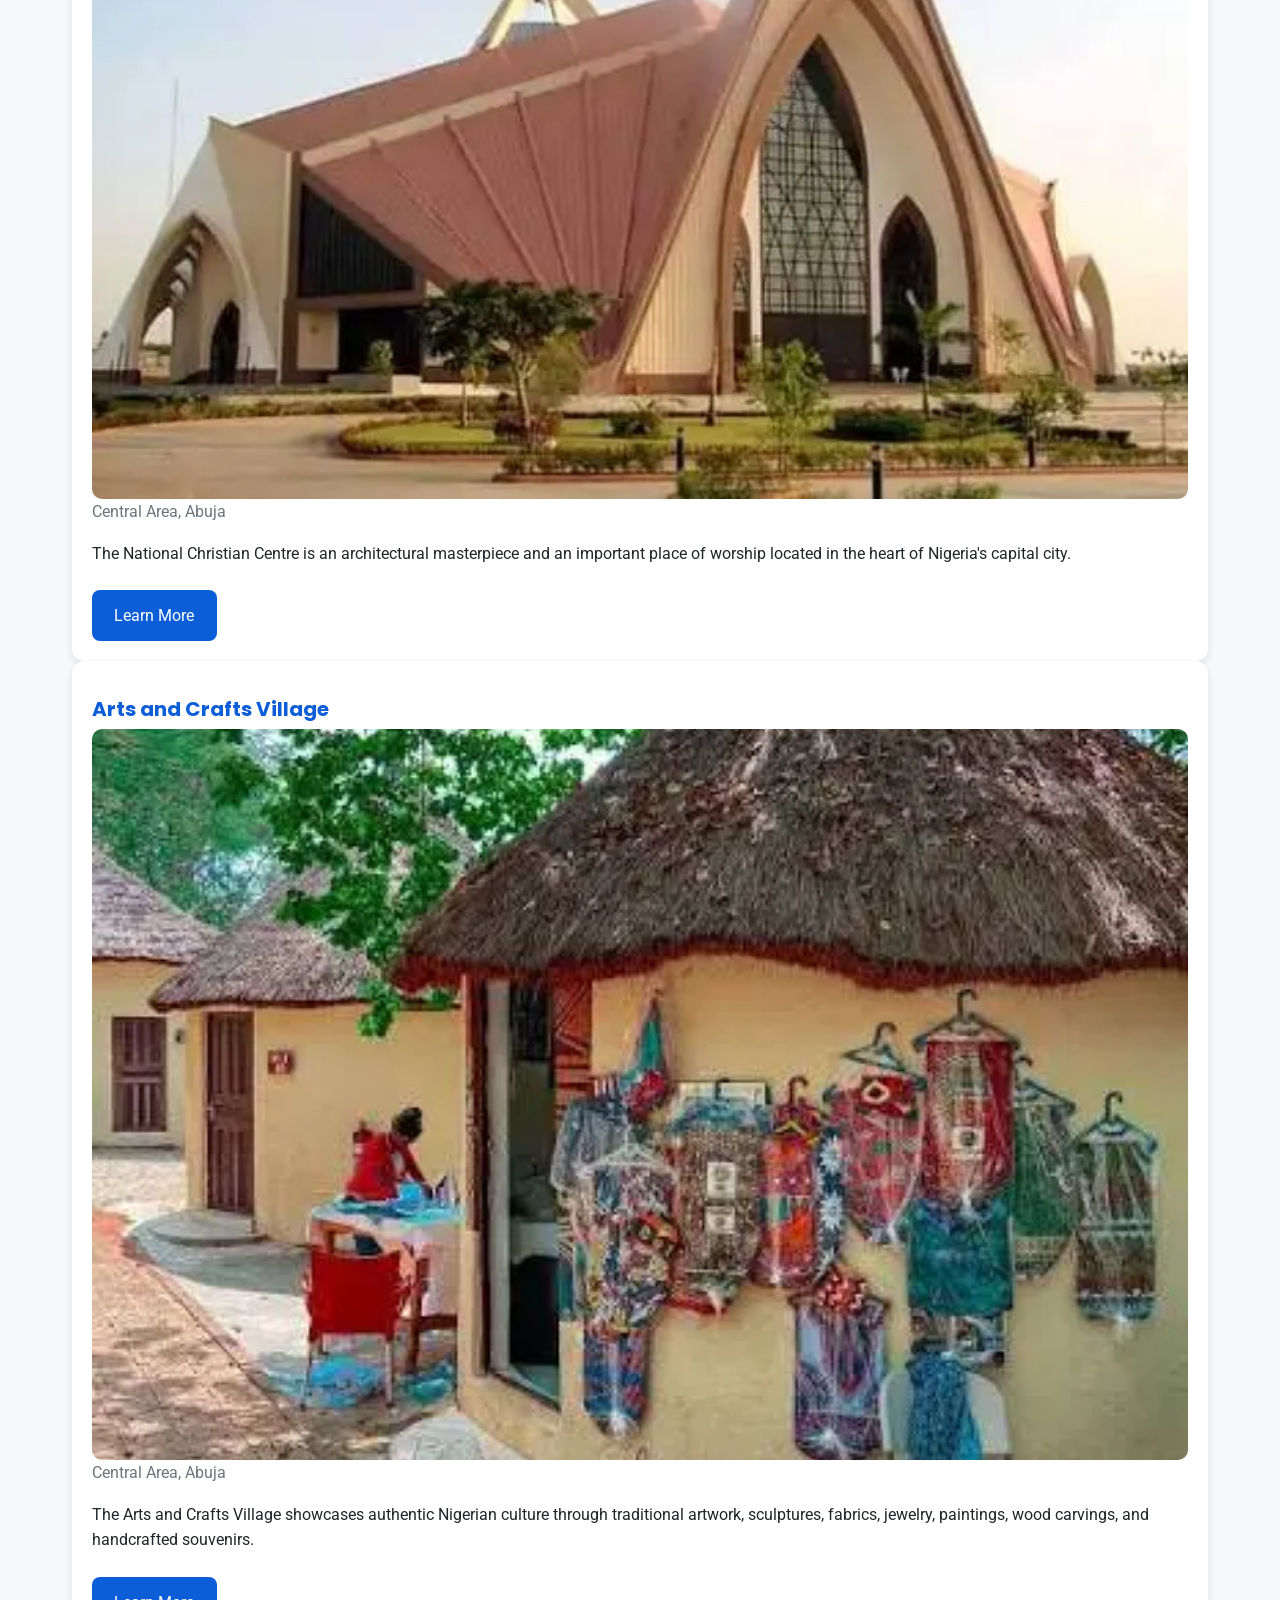
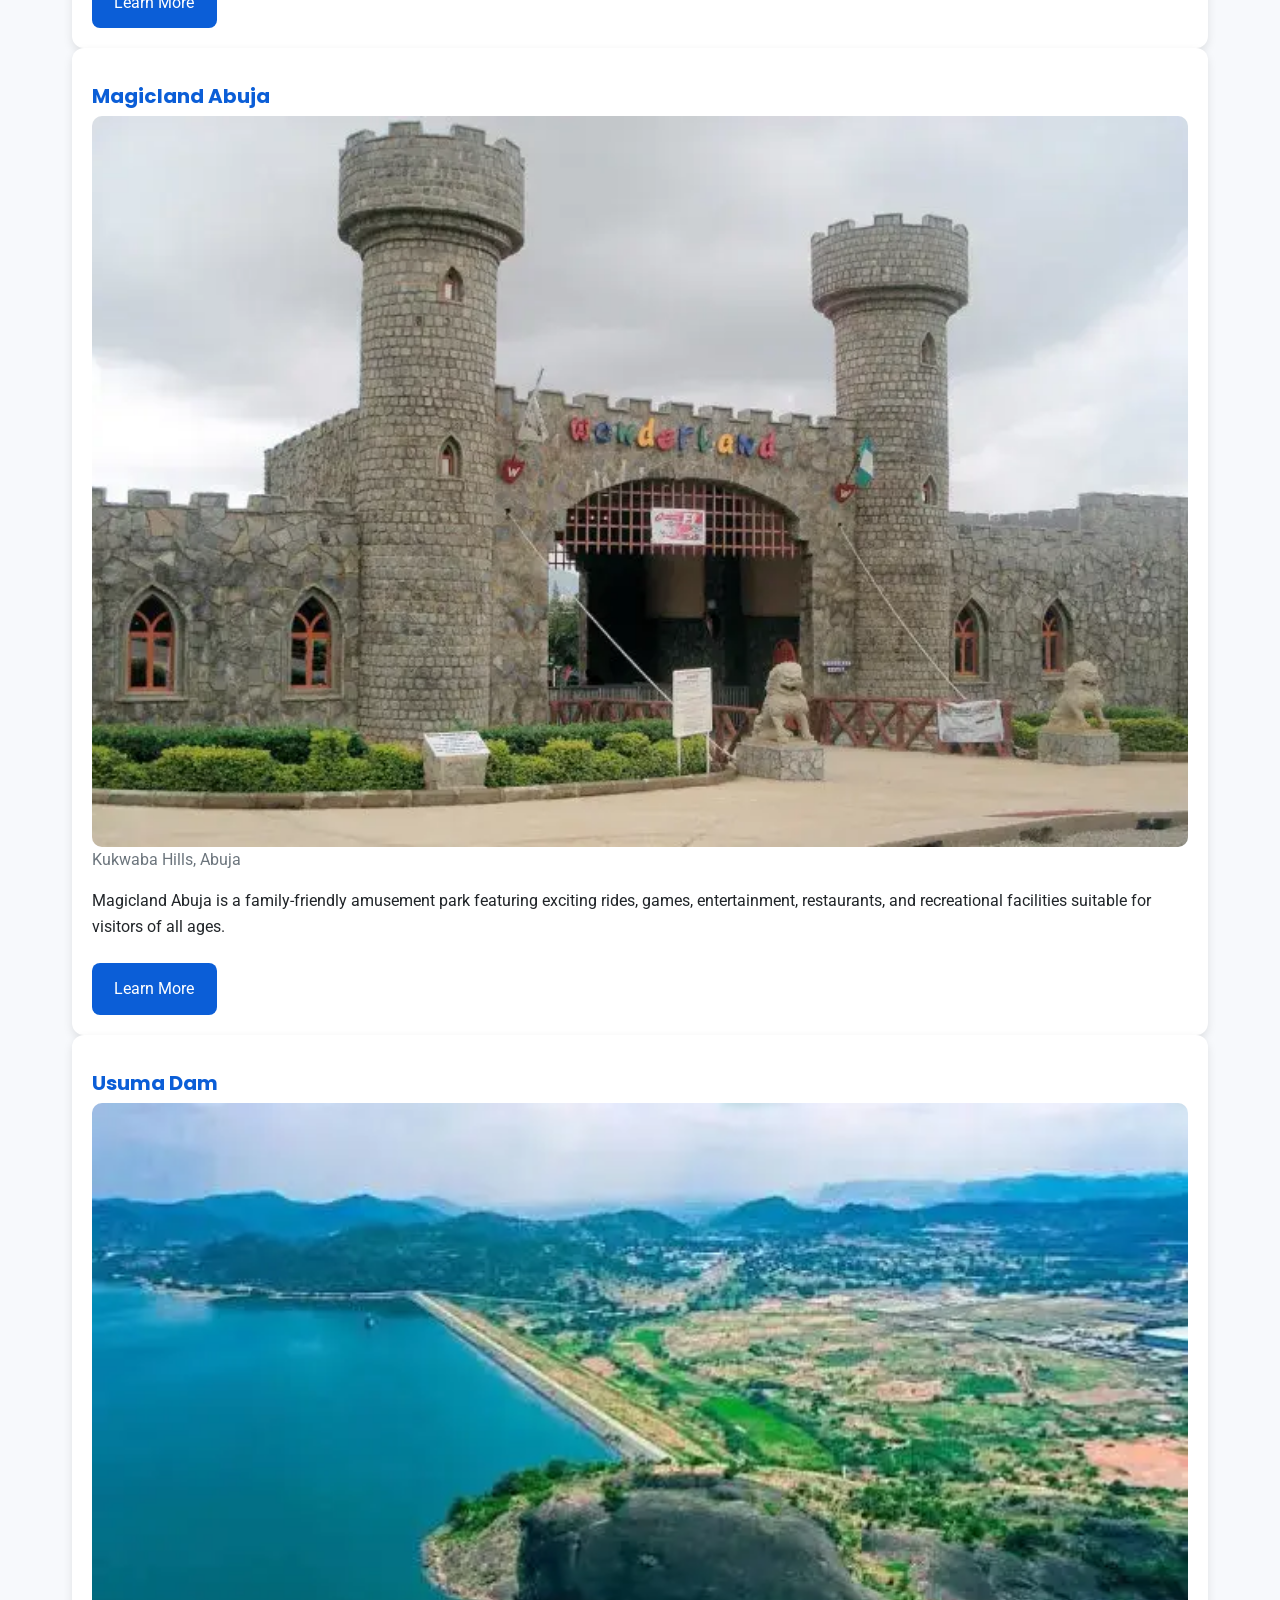
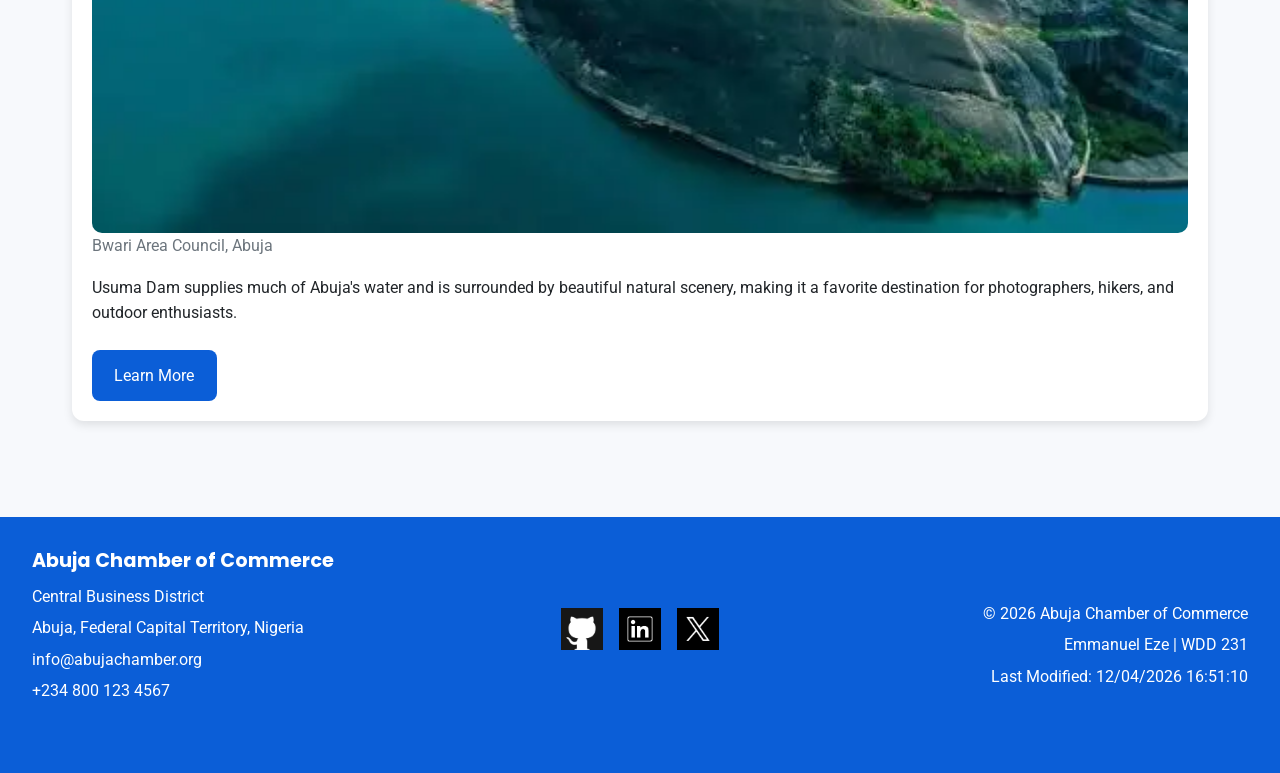
<file: chamber/discover.html>
<!DOCTYPE html>
<html lang="en">

<head>

    <meta charset="UTF-8">
    <meta name="viewport" content="width=device-width, initial-scale=1.0">

    <title>Discover Abuja | Abuja Chamber of Commerce</title>

    <meta name="description"
        content="Discover Abuja's attractions, landmarks, parks, and cultural destinations through the Abuja Chamber of Commerce.">

    <meta name="author" content="Emmanuel Eze">

    <!-- Open Graph -->
    <meta property="og:title"
        content="Discover Abuja | Abuja Chamber of Commerce">

    <meta property="og:description"
        content="Explore Abuja's attractions, landmarks, parks, and cultural destinations through the Abuja Chamber of Commerce.">

    <meta property="og:type"
        content="website">

    <meta property="og:url"
        content="https://kors05.github.io/wdd231/chamber/discover.html">

    <meta property="og:image"
        content="https://kors05.github.io/wdd231/chamber/images/hero.webp">

    <link rel="icon" href="images/favicon.ico">

    <!-- Google Fonts -->

    <link rel="preconnect"
        href="https://fonts.googleapis.com">

    <link rel="preconnect"
        href="https://fonts.gstatic.com"
        crossorigin>

    <link href="https://fonts.googleapis.com/css2?family=Poppins:wght@400;600;700&family=Roboto:wght@400;500&display=swap"
        rel="stylesheet">

    <!-- CSS -->

    <link rel="stylesheet" href="styles/normalize.css">

    <link rel="stylesheet" href="styles/small.css">

    <link rel="stylesheet" href="styles/medium.css">

    <link rel="stylesheet" href="styles/larger.css">

    <!-- JavaScript -->

    <script src="scripts/navigation.js" defer></script>

    <script type="module"
        src="scripts/discover.js"></script>

</head>

<body>

    <header>

        <div class="branding">

            <img class="site-logo"
                src="images/logo.webp"
                alt="Abuja Chamber of Commerce Logo"
                width="150"
                height="150">

            <div>

                <!-- NOT an H1 -->

                <div class="site-title">

                    Abuja Chamber of Commerce

                </div>

                <p class="site-subtitle">

                    Connecting Businesses • Building Community

                </p>

            </div>

        </div>

        <div class="header-controls">

            <button id="menuButton"
                aria-label="Open Navigation">

                ☰

            </button>

        </div>

    </header>

    <nav id="primaryNav">

        <ul>

            <li>

                <a href="index.html">

                    Home

                </a>

            </li>

            <li>

                <a href="directory.html">

                    Directory

                </a>

            </li>

            <li>

                <a class="active"
                    href="discover.html">

                    Discover

                </a>

            </li>

            <li>

                <a href="join.html">

                    Join

                </a>

            </li>

        </ul>

    </nav>

    <main class="discover-page">

        <h1>

            Discover Abuja

        </h1>

        <section class="discover-hero">

            <p>

                Discover Abuja's remarkable attractions,
                cultural landmarks, parks, museums,
                recreational centers, and historical sites.
                Whether you're visiting, investing,
                or considering Chamber membership,
                Abuja offers outstanding opportunities for
                business, tourism, and community engagement.

            </p>

        </section>

        <aside class="visitor-message">

            <h2>

                Welcome Back

            </h2>

            <p id="visit-message">

                Welcome! Let us know if you have any questions.

            </p>

        </aside>

        <section class="discover-section">

            <h2>

                Places of Interest

            </h2>

            <div id="discover-cards">

                <!-- JavaScript will generate the eight cards here -->

            </div>

        </section>
                <!-- ===================== FOOTER ===================== -->

    </main>

    <footer>

        <section>

            <h3>Abuja Chamber of Commerce</h3>

            <p>
                Central Business District
            </p>

            <p>
                Abuja, Federal Capital Territory, Nigeria
            </p>

            <p>
                info@abujachamber.org
            </p>

            <p>
                +234 800 123 4567
            </p>

        </section>

        <section class="social">

            <a href="#"
                aria-label="GitHub">

                <img
                    src="images/github.webp"
                    alt="GitHub"
                    width="40"
                    height="40">

            </a>

            <a href="#"
                aria-label="LinkedIn">

                <img
                    src="images/linkedin.webp"
                    alt="LinkedIn"
                    width="40"
                    height="40">

            </a>

            <a href="#"
                aria-label="X">

                <img
                    src="images/xlogo.webp"
                    alt="X"
                    width="40"
                    height="40">

            </a>

        </section>

        <section>

            <p>

                &copy;
                <span id="year"></span>

                Abuja Chamber of Commerce

            </p>

            <p>

                Emmanuel Eze | WDD 231

            </p>

            <p>

                Last Modified:
                <span id="lastModified"></span>

            </p>

        </section>

    </footer>

</body>

</html>
</file>
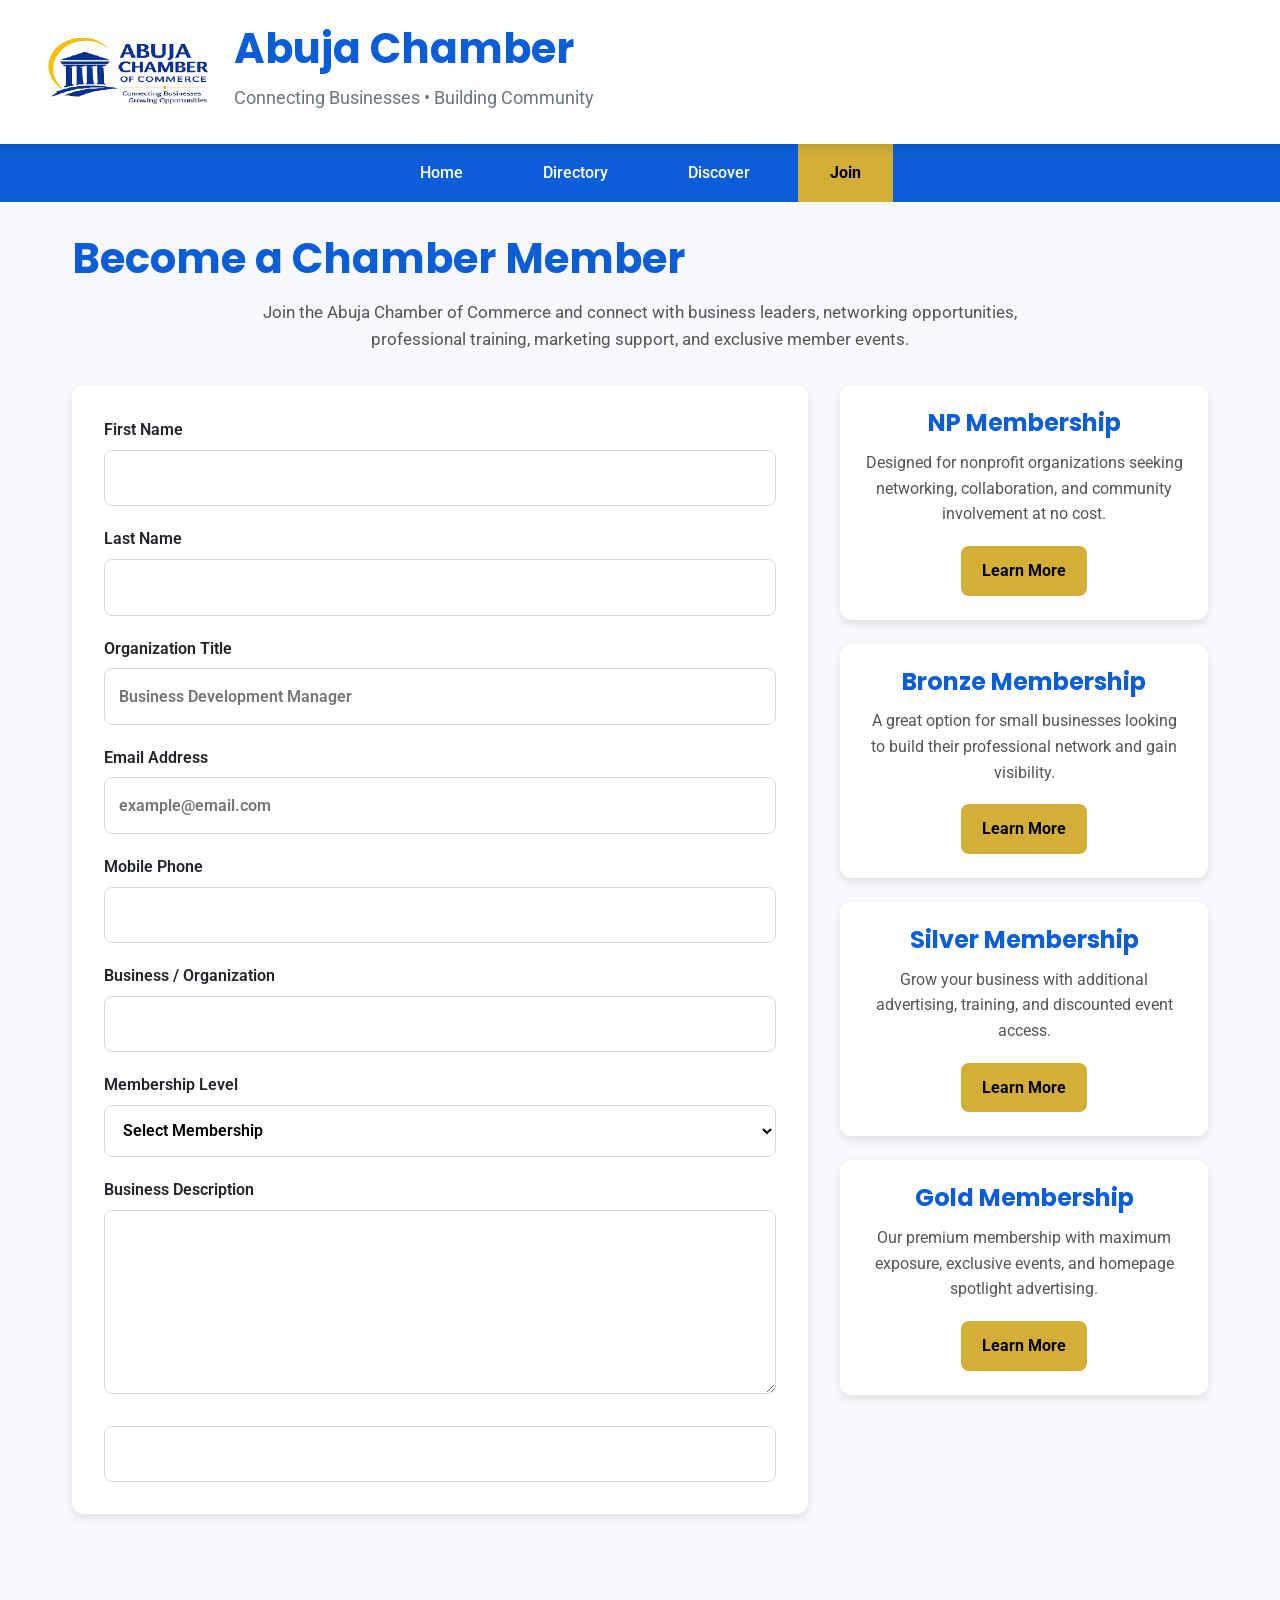
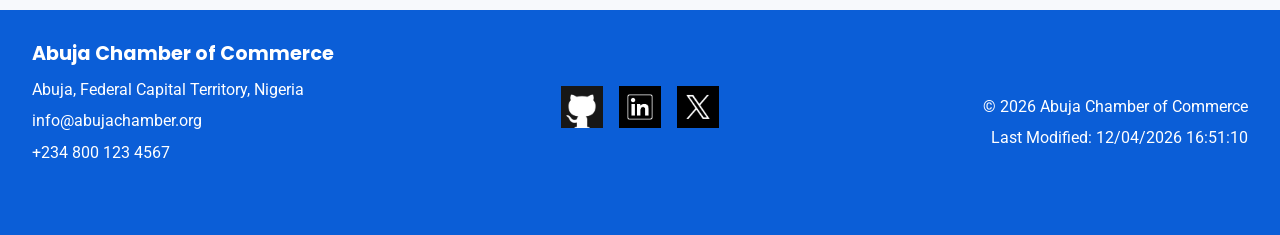
<file: chamber/join.html>
<!DOCTYPE html>
<html lang="en">

<head>
    <meta charset="UTF-8">
    <meta name="viewport" content="width=device-width, initial-scale=1.0">

    <title>Join the Abuja Chamber of Commerce</title>

    <meta name="description"
        content="Apply to join the Abuja Chamber of Commerce and gain access to networking opportunities, business resources, exclusive events, and member benefits.">

    <meta name="author" content="Emmanuel Eze">

    <!-- Open Graph -->
    <meta property="og:title" content="Join Abuja Chamber of Commerce">
    <meta property="og:description"
        content="Become a member of the Abuja Chamber of Commerce and grow your business through networking, events, and exclusive member benefits.">
    <meta property="og:type" content="website">
    <meta property="og:url"
        content="https://kors05.github.io/wdd231/chamber/join.html">
    <meta property="og:image"
        content="https://kors05.github.io/wdd231/chamber/images/hero.webp">

    <link rel="icon" href="favicon.ico">

    <link rel="preconnect" href="https://fonts.googleapis.com">
    <link rel="preconnect" href="https://fonts.gstatic.com" crossorigin>

    <link href="https://fonts.googleapis.com/css2?family=Poppins:wght@400;600;700&family=Roboto:wght@400;500&display=swap"
        rel="stylesheet">

    <link rel="stylesheet" href="styles/normalize.css">
    <link rel="stylesheet" href="styles/small.css">
    <link rel="stylesheet" href="styles/larger.css">
    <link rel="stylesheet" href="styles/join.css">

    <script src="scripts/navigation.js" defer></script>
    <script src="scripts/join.js" defer></script>

</head>

<body>

<header>

<div class="branding">

<img class="site-logo"
src="images/logo.webp"
alt="Abuja Chamber Logo">

<div>

<div class="site-title">
Abuja Chamber
</div>

<p class="site-subtitle">
Connecting Businesses • Building Community
</p>

</div>

</div>

<div class="header-controls">

<button id="menuButton"
aria-label="Open Navigation">
☰
</button>

</div>

</header>

<nav id="primaryNav">

<ul>

<li><a href="index.html">Home</a></li>

<li><a href="directory.html">Directory</a></li>

<li><a href="discover.html">Discover</a></li>

<li><a class="active" href="join.html">Join</a></li>

</ul>

</nav>

<main>

<h1>Become a Chamber Member</h1>

<p class="intro">

Join the Abuja Chamber of Commerce and connect with business leaders,
networking opportunities, professional training, marketing support,
and exclusive member events.

</p>

<div class="join-layout">

<section class="application-form">

<form method="get"
action="thankyou.html">

<label>

First Name

<input
type="text"
name="firstname"
required
title="Enter your first name"
autocomplete="given-name">

</label>

<label>

Last Name

<input
type="text"
name="lastname"
required
title="Enter your last name"
autocomplete="family-name">

</label>

<label>

Organization Title

<input
type="text"
name="organizationtitle"
title="Your position within the organization"
autocomplete="organization-title"

pattern="[A-Za-z\\-\\s]{7,}"

placeholder="Business Development Manager">

</label>

<label>

Email Address

<input
type="email"
name="email"
required
title="Enter your email address"

autocomplete="email"

placeholder="example@email.com">

</label>

<label>

Mobile Phone

<input
type="tel"
name="phone"
required

title="Enter your mobile number"

autocomplete="tel">

</label>

<label>

Business / Organization

<input
type="text"

name="organization"

required

title="Business name"

autocomplete="organization">

</label>

<label>

Membership Level

<select
name="membership"
required>

<option value="">
Select Membership
</option>

<option value="np">

NP Membership

</option>

<option value="bronze">

Bronze Membership

</option>

<option value="silver">

Silver Membership

</option>

<option value="gold">

Gold Membership

</option>

</select>

</label>

<label>

Business Description

<textarea

name="description"

rows="6"

title="Describe your organization">

</textarea>

</label>

<input
type="hidden"

id="timestamp"

name="timestamp">

<input

type="submit"

value="Apply for Membership"

class="submitButton">

</form>

</section>
<!-- ================= MEMBERSHIP CARDS ================= -->

<aside class="membership-cards">

    <div class="membership-card card1">

        <h2>NP Membership</h2>

        <p>
            Designed for nonprofit organizations seeking networking,
            collaboration, and community involvement at no cost.
        </p>

        <button type="button" data-modal="npModal">
            Learn More
        </button>

    </div>

    <div class="membership-card card2">

        <h2>Bronze Membership</h2>

        <p>
            A great option for small businesses looking to build their
            professional network and gain visibility.
        </p>

        <button type="button" data-modal="bronzeModal">
            Learn More
        </button>

    </div>

    <div class="membership-card card3">

        <h2>Silver Membership</h2>

        <p>
            Grow your business with additional advertising,
            training, and discounted event access.
        </p>

        <button type="button" data-modal="silverModal">
            Learn More
        </button>

    </div>

    <div class="membership-card card4">

        <h2>Gold Membership</h2>

        <p>
            Our premium membership with maximum exposure,
            exclusive events, and homepage spotlight advertising.
        </p>

        <button type="button" data-modal="goldModal">
            Learn More
        </button>

    </div>

</aside>

</div>

<!-- ===================== NP MODAL ===================== -->

<dialog id="npModal">

    <h2>NP Membership</h2>

    <p>

        NP Membership is available exclusively to nonprofit organizations.

    </p>

    <ul>

        <li>Free Membership</li>

        <li>Business Directory Listing</li>

        <li>Networking Opportunities</li>

        <li>Community Event Invitations</li>

        <li>Educational Resources</li>

    </ul>

    <button class="closeModal">
        Close
    </button>

</dialog>

<!-- ===================== BRONZE MODAL ===================== -->

<dialog id="bronzeModal">

    <h2>Bronze Membership</h2>

    <p>

        Bronze Membership is ideal for growing businesses.

    </p>

    <ul>

        <li>Everything in NP Membership</li>

        <li>Business Training Workshops</li>

        <li>Monthly Newsletter</li>

        <li>Networking Breakfasts</li>

        <li>Business Promotion Opportunities</li>

    </ul>

    <button class="closeModal">
        Close
    </button>

</dialog>

<!-- ===================== SILVER MODAL ===================== -->

<dialog id="silverModal">

    <h2>Silver Membership</h2>

    <p>

        Silver Membership offers increased exposure and valuable business
        development opportunities.

    </p>

    <ul>

        <li>Everything in Bronze Membership</li>

        <li>Event Discounts</li>

        <li>Website Advertising</li>

        <li>Business Workshops</li>

        <li>Priority Networking Events</li>

    </ul>

    <button class="closeModal">
        Close
    </button>

</dialog>

<!-- ===================== GOLD MODAL ===================== -->

<dialog id="goldModal">

    <h2>Gold Membership</h2>

    <p>

        Gold Membership provides the highest level of visibility and exclusive
        Chamber benefits.

    </p>

    <ul>

        <li>Everything in Silver Membership</li>

        <li>Homepage Spotlight Advertising</li>

        <li>Premium Business Listing</li>

        <li>VIP Networking Events</li>

        <li>Priority Sponsorship Opportunities</li>

        <li>Exclusive Leadership Training</li>

    </ul>

    <button class="closeModal">
        Close
    </button>

</dialog>

</main>

<footer>

<section>

<h3>Abuja Chamber of Commerce</h3>

<p>
Abuja, Federal Capital Territory, Nigeria
</p>

<p>
info@abujachamber.org
</p>

<p>
+234 800 123 4567
</p>

</section>

<section class="social">

<a href="#" aria-label="GitHub">
<img src="images/github.webp" alt="GitHub">
</a>

<a href="#" aria-label="LinkedIn">
<img src="images/linkedin.webp" alt="LinkedIn">
</a>

<a href="#" aria-label="X">
<img src="images/xlogo.webp" alt="X">
</a>

</section>

<section>

<p>

© <span id="year"></span>

Abuja Chamber of Commerce

</p>

<p>

Last Modified:
<span id="lastModified"></span>

</p>

</section>

</footer>

</body>

</html>
</file>
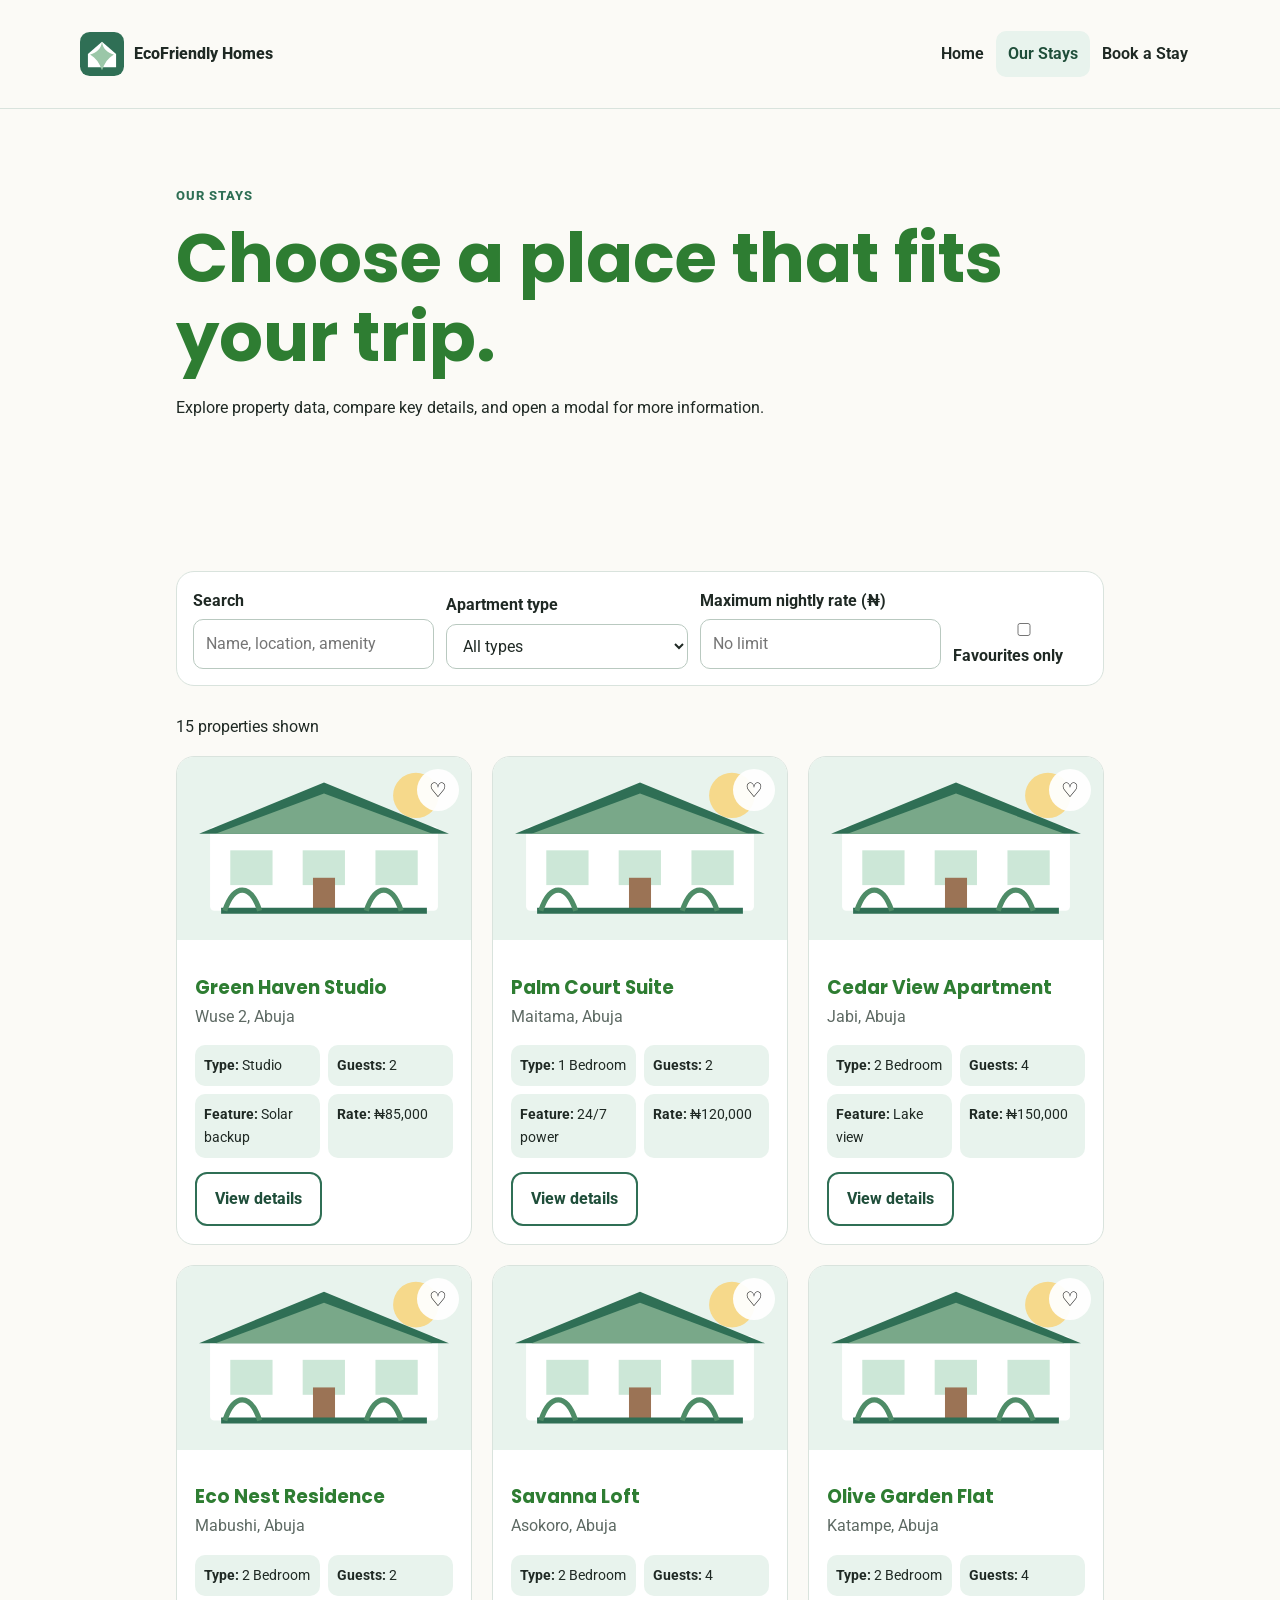
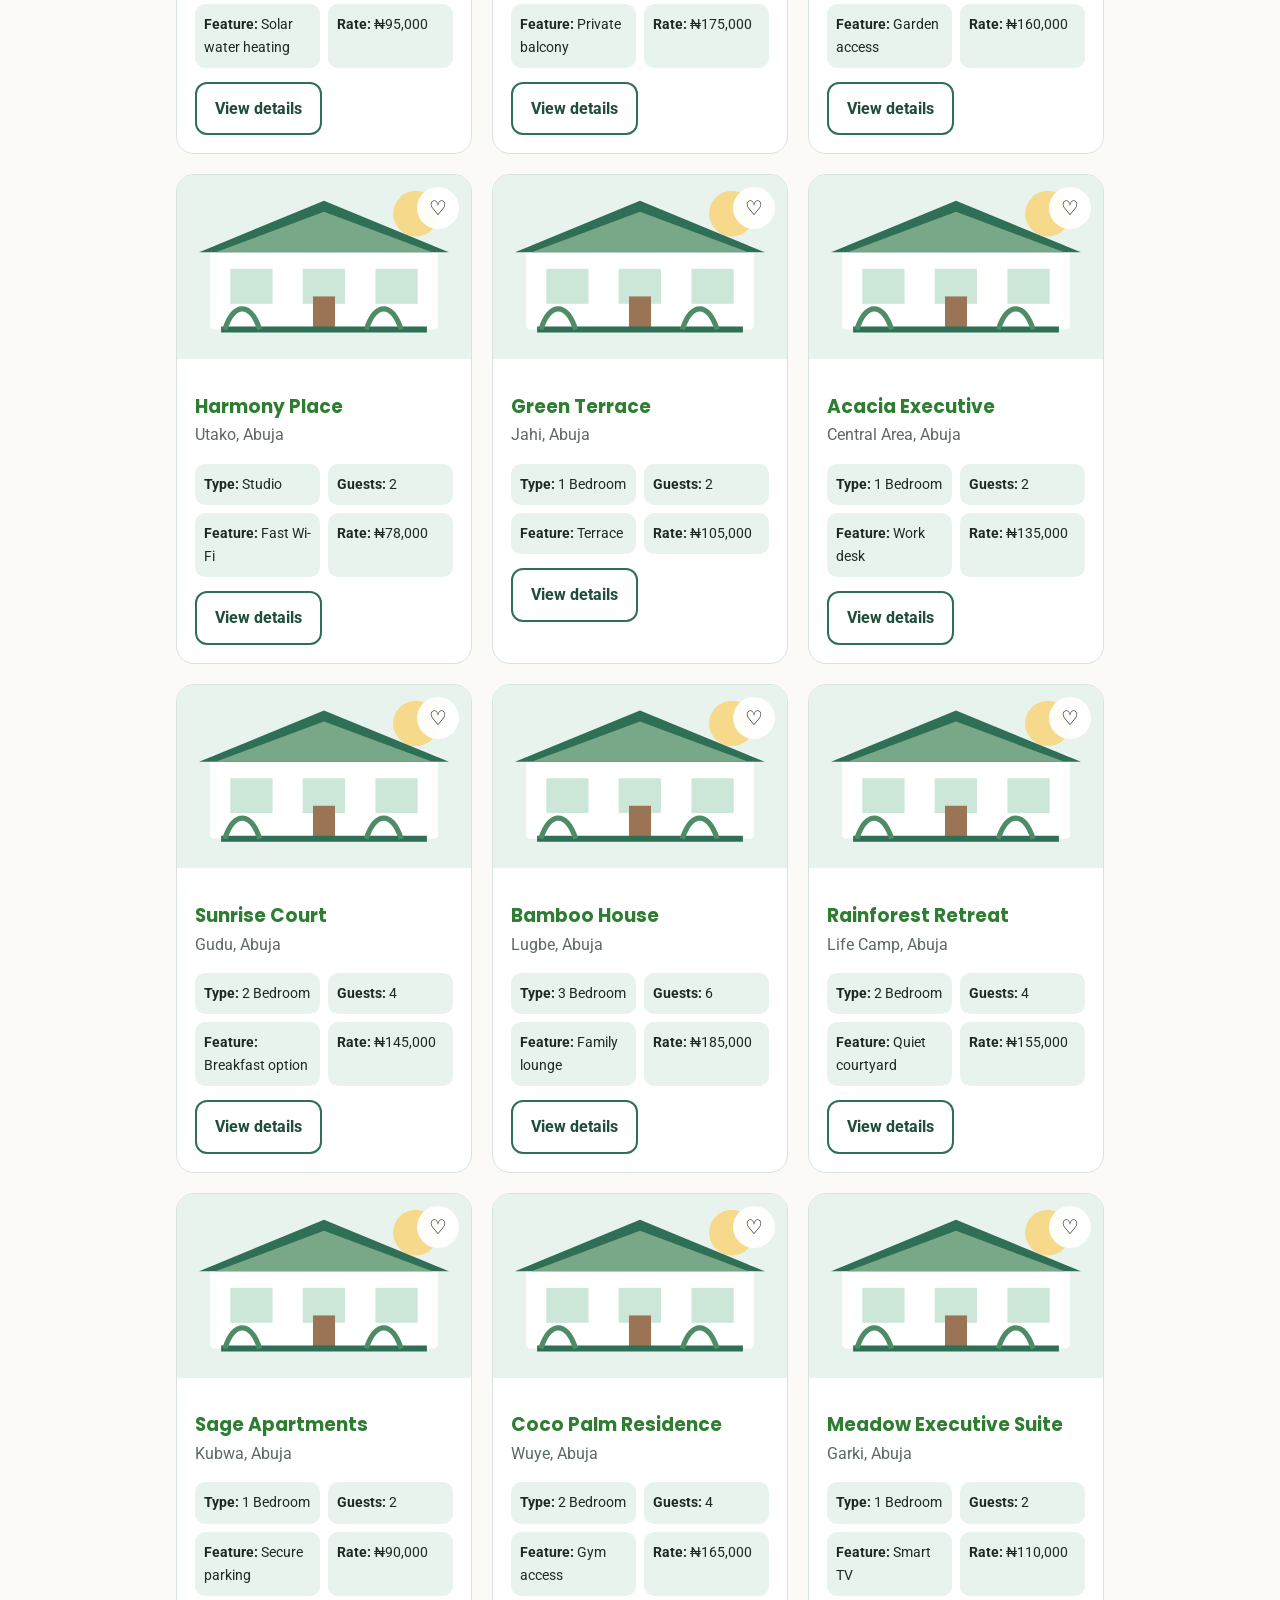
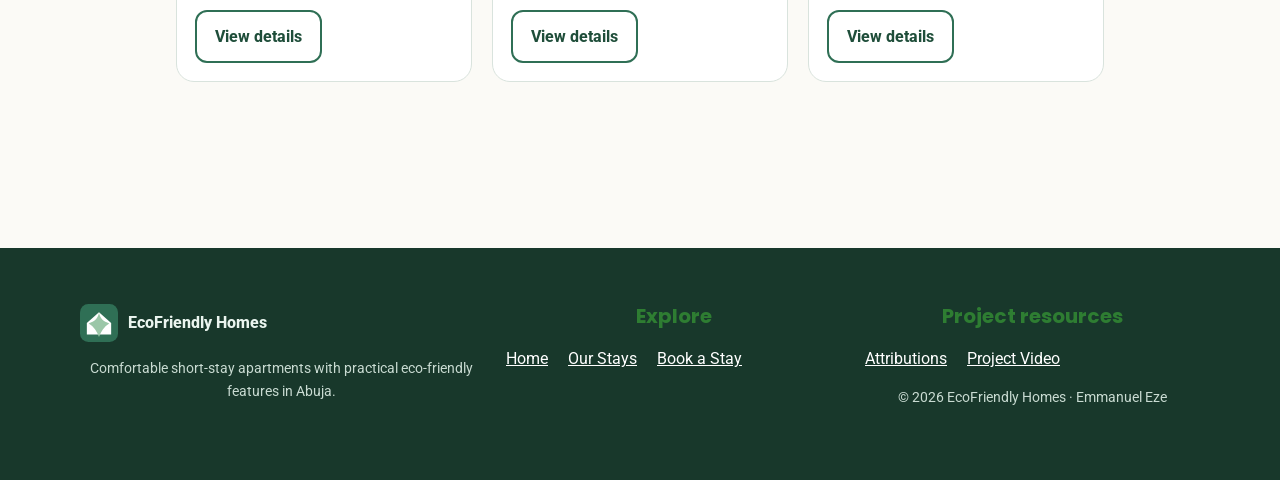
<file: project/apartments.html>
<!doctype html>
<html lang="en">

<head>
    <meta charset="UTF-8">

    <meta
        name="viewport"
        content="width=device-width, initial-scale=1.0"
    >

    <meta
        name="description"
        content="Discover comfortable short-stay apartments in Abuja with practical eco-friendly features, reliable amenities, and easy booking."
    >

    <meta
        name="author"
        content="Emmanuel Eze"
    >
    <meta property="og:title" content="EcoFriendly Homes | Sustainable Short-Stay Apartments">
  
    <meta property="og:description" content="Discover comfortable short-stay apartments in Abuja with practical eco-friendly features, reliable amenities, and easy booking.">

    
    <meta property="og:url" content="https://kors05.github.io/wdd231/project/index.html">

    <meta property="og:image" content="https://kors05.github.io/wdd231/project/images/logo.svg">
    
    <meta
        name="theme-color"
        content="#2f6f55"
    >
    <link rel="icon"
        href="images/favicon.svg">

    
    <link rel="preconnect"
     href="https://fonts.googleapis.com">

    <link rel="preconnect" 
    href="https://fonts.gstatic.com" crossorigin>

    <link href="https://fonts.googleapis.com/css2?family=Poppins:wght@400;500;600;700;800&family=Roboto:wght@400;500;600;700&display=swap" rel="stylesheet">



    <link rel="stylesheet" href="styles/small.css">
    <link rel="stylesheet" href="styles/larger.css">


     <!-- JavaScript -->
    <script
    src="./scripts/common.js"
    type="module"
    defer
    ></script>

    <script
    src="./scripts/apartments.js"
    type="module"
    defer
    ></script>

    <title>
        EcoFriendly Homes | Sustainable Short-Stay Apartments
    </title>
</head>

<body>

    <!-- Skip Navigation -->
    <a class="skip-link" href="#main-content">
        Skip to content
    </a>

    <!-- Header -->
    <header class="site-header">

        <div class="header-inner">

            <!-- Logo / Brand -->
            <a class="brand" href="./index.html">

                <img src="./images/logo.svg"
                    alt="EcoFriendly Homes logo"
                    width="44"
                    height="44">

                <span>
                    EcoFriendly Homes
                </span>

            </a>

            <!-- Mobile Navigation Button -->
            <button class="nav-toggle"
                type="button"
                aria-expanded="false"
                aria-controls="primary-nav">

                ☰

                <span class="sr-only">
                    Menu
                </span>

            </button>

            <!-- Navigation -->
            <nav aria-label="Primary navigation">

                <ul class="nav-list" id="primary-nav">

                    <li>
                        <a href="./index.html">
                            Home
                        </a>
                    </li>

                    <li>
                        <a class="active" href="./apartments.html">
                            Our Stays
                        </a>
                    </li>

                    <li>
                        <a href="./contact.html">
                            Book a Stay
                        </a>
                    </li>

                </ul>

            </nav>

        </div>

    </header>

    <!-- Main Content -->
    <main id="main-content">

        <!-- Page Hero -->
        <section class="page-hero">

            <div class="container">

                <p class="eyebrow">
                    Our stays
                </p>

                <h1>
                    Choose a place that fits your trip.
                </h1>

                <p>
                    Explore property data, compare key details,
                    and open a modal for more information.
                </p>

            </div>

        </section>

        <!-- Property Directory -->
        <section class="section directory-section">

            <div class="container">

                <!-- Property Filters -->
                <form class="filters"
                    aria-label="Filter properties">

                    <!-- Search -->
                    <div class="field">

                        <label for="search">
                            Search
                        </label>

                        <input id="search"
                            type="search"
                            placeholder="Name, location, amenity">

                    </div>

                    <!-- Apartment Type -->
                    <div class="field">

                        <label for="type-filter">
                            Apartment type
                        </label>

                        <select id="type-filter">

                            <option value="">
                                All types
                            </option>

                            <option>
                                Studio
                            </option>

                            <option>
                                1 Bedroom
                            </option>

                            <option>
                                2 Bedroom
                            </option>

                            <option>
                                3 Bedroom
                            </option>

                        </select>

                    </div>

                    <!-- Maximum Price -->
                    <div class="field">

                        <label for="max-price">
                            Maximum nightly rate (₦)
                        </label>

                        <input id="max-price"
                            type="number"
                            min="0"
                            step="5000"
                            placeholder="No limit">

                    </div>

                    <!-- Favourites -->
                    <label>

                        <input id="favorites-only"
                            type="checkbox">

                        Favourites only

                    </label>

                </form>

                <!-- Results Count -->
                <p id="result-count"
                    aria-live="polite">

                    Loading properties…

                </p>

                <!-- Dynamic Apartment Cards -->
                <div id="apartment-grid"
                    class="apartment-grid"
                    aria-live="polite">
                </div>

            </div>

        </section>

    </main>

    <!-- Property Details Modal -->
    <dialog id="details-modal"
        class="modal"
        aria-labelledby="modal-title">

        <div class="modal-content">

            <button id="modal-close"
                class="modal-close"
                type="button"
                aria-label="Close property details">

                ×

            </button>

            <div id="modal-body">
            </div>

        </div>

    </dialog>

    <!-- Footer -->
    <footer>

        <div class="container footer-inner">

            <!-- Footer Brand -->
            <div>

                <div class="footer-brand">

                    <img src="./images/logo.svg"
                        alt="EcoFriendly Homes logo"
                        width="38"
                        height="38">

                    EcoFriendly Homes

                </div>

                <p class="small">
                    Comfortable short-stay apartments with practical
                    eco-friendly features in Abuja.
                </p>

            </div>

            <!-- Explore Links -->
            <div>

                <h2 class="footer-heading">
                    Explore
                </h2>

                <div class="footer-links">

                    <a href="./index.html">
                        Home
                    </a>

                    <a href="./apartments.html">
                        Our Stays
                    </a>

                    <a href="./contact.html">
                        Book a Stay
                    </a>

                </div>

            </div>

            <!-- Project Resources -->
            <div>

                <h2 class="footer-heading">
                    Project resources
                </h2>

                <div class="footer-links">

                    <a href="./attributions.html">
                        Attributions
                    </a>

                    <a href="https://youtu.be/rAQDqEijC-o"
                        target="_blank"
                        rel="noopener">
                        Project Video
                    </a>

                </div>

                <p class="small">

                    © <span id="year"></span>
                    EcoFriendly Homes · Emmanuel Eze

                </p>

            </div>

        </div>

    </footer>

  
</body>

</html>
</file>
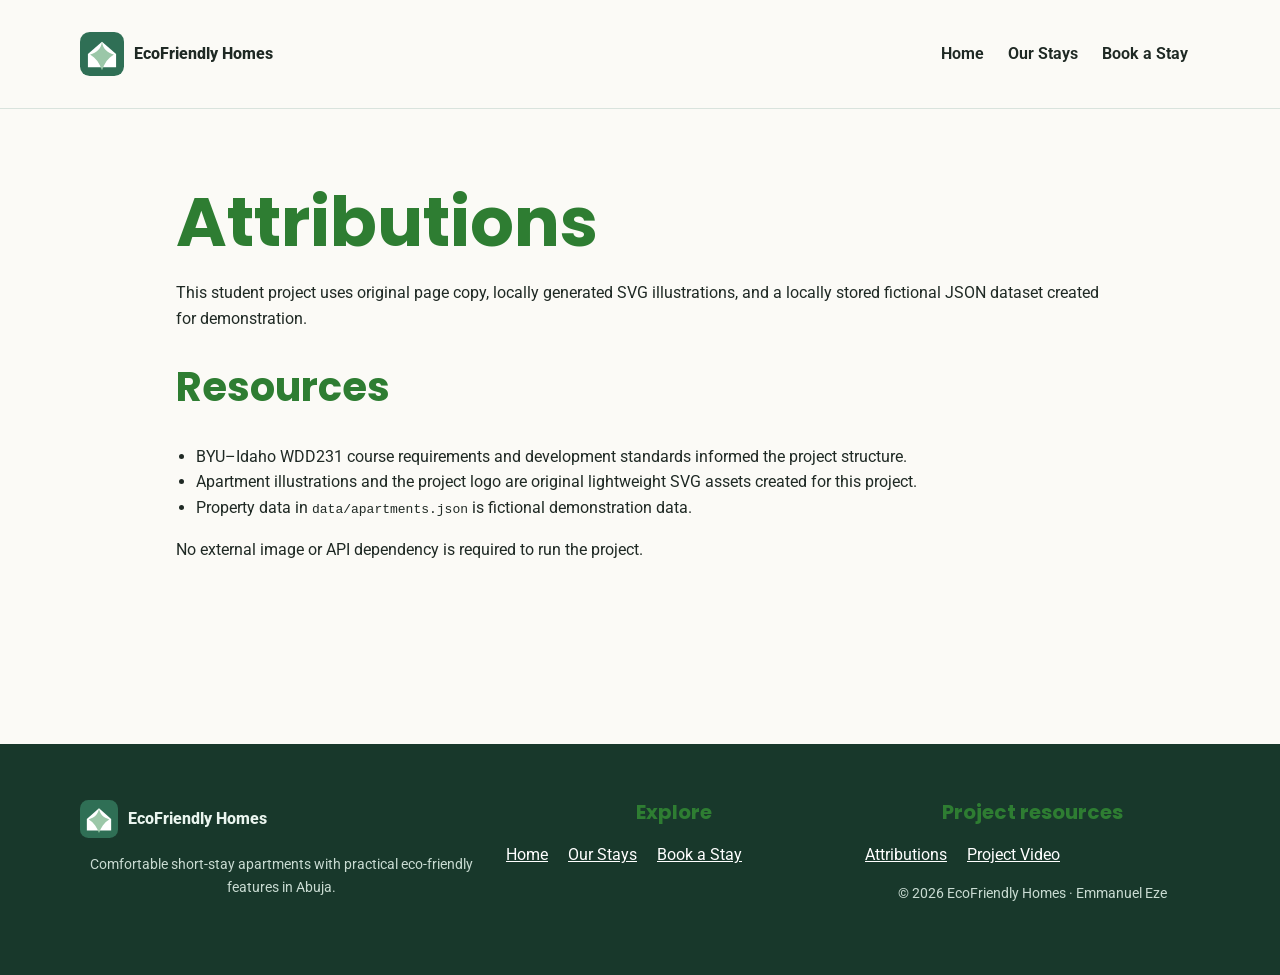
<file: project/attributions.html>
<!doctype html>
<html lang="en">

<head>
    <meta charset="UTF-8">

    <meta
        name="viewport"
        content="width=device-width, initial-scale=1.0"
    >

    <meta
        name="description"
        content="Discover comfortable short-stay apartments in Abuja with practical eco-friendly features, reliable amenities, and easy booking."
    >

    <meta
        name="author"
        content="Emmanuel Eze"
    >
    <meta property="og:title" content="EcoFriendly Homes | Sustainable Short-Stay Apartments">
  
    <meta property="og:description" content="Discover comfortable short-stay apartments in Abuja with practical eco-friendly features, reliable amenities, and easy booking.">

    
    <meta property="og:url" content="https://kors05.github.io/wdd231/project/index.html">

    <meta property="og:image" content="https://kors05.github.io/wdd231/project/images/logo.svg">
    
    <meta
        name="theme-color"
        content="#2f6f55"
    >
    <link rel="icon"
        href="images/favicon.svg">



    <link rel="preconnect"
     href="https://fonts.googleapis.com">

    <link rel="preconnect" 
     href="https://fonts.gstatic.com" crossorigin>

    <link href="https://fonts.googleapis.com/css2?family=Poppins:wght@400;500;600;700;800&family=Roboto:wght@400;500;600;700&display=swap" rel="stylesheet">

   
    <link rel="stylesheet" href="styles/small.css">
    <link rel="stylesheet" href="styles/larger.css">

     <!-- JavaScript -->
    <script
    src="./scripts/common.js"
    type="module"
    defer
    ></script>

    <title>
        EcoFriendly Homes | Sustainable Short-Stay Apartments
    </title>
</head>

<body>

    <!-- Skip Navigation -->
    <a class="skip-link" href="#main-content">
        Skip to content
    </a>

    <!-- Header -->
    <header class="site-header">

        <div class="header-inner">

            <!-- Logo / Brand -->
            <a class="brand" href="./index.html">

                <img src="./images/logo.svg"
                    alt="EcoFriendly Homes logo"
                    width="44"
                    height="44">

                <span>
                    EcoFriendly Homes
                </span>

            </a>

            <!-- Mobile Navigation Button -->
            <button class="nav-toggle"
                type="button"
                aria-expanded="false"
                aria-controls="primary-nav">

                ☰

                <span class="sr-only">
                    Menu
                </span>

            </button>

            <!-- Navigation -->
            <nav aria-label="Primary navigation">

                <ul class="nav-list" id="primary-nav">

                    <li>
                        <a href="./index.html">
                            Home
                        </a>
                    </li>

                    <li>
                        <a href="./apartments.html">
                            Our Stays
                        </a>
                    </li>

                    <li>
                        <a href="./contact.html">
                            Book a Stay
                        </a>
                    </li>

                </ul>

            </nav>

        </div>

    </header>

    <!-- Main Content -->
    <main id="main-content">

        <section class="section">

            <div class="container">

                <h1>
                    Attributions
                </h1>

                <p>
                    This student project uses original page copy,
                    locally generated SVG illustrations, and a locally
                    stored fictional JSON dataset created for
                    demonstration.
                </p>

                <h2>
                    Resources
                </h2>

                <ul class="list">

                    <li>
                        BYU–Idaho WDD231 course requirements and
                        development standards informed the project
                        structure.
                    </li>

                    <li>
                        Apartment illustrations and the project logo
                        are original lightweight SVG assets created
                        for this project.
                    </li>

                    <li>
                        Property data in
                        <code>data/apartments.json</code>
                        is fictional demonstration data.
                    </li>

                </ul>

                <p>
                    No external image or API dependency is required
                    to run the project.
                </p>

            </div>

        </section>

    </main>

    <!-- Footer -->
    <footer>

        <div class="container footer-inner">

            <!-- Footer Brand -->
            <div>

                <div class="footer-brand">

                    <img src="./images/logo.svg"
                        alt="EcoFriendly Homes logo"
                        width="38"
                        height="38">

                    EcoFriendly Homes

                </div>

                <p class="small">
                    Comfortable short-stay apartments with practical
                    eco-friendly features in Abuja.
                </p>

            </div>

            <!-- Explore Links -->
            <div>

                <h2 class="footer-heading">
                    Explore
                </h2>

                <div class="footer-links">

                    <a href="./index.html">
                        Home
                    </a>

                    <a href="./apartments.html">
                        Our Stays
                    </a>

                    <a href="./contact.html">
                        Book a Stay
                    </a>

                </div>

            </div>

            <!-- Project Resources -->
            <div>

                <h2 class="footer-heading">
                    Project resources
                </h2>

                <div class="footer-links">

                    <a href="./attributions.html">
                        Attributions
                    </a>

                    <a href="https://youtu.be/rAQDqEijC-o"
                        target="_blank"
                        rel="noopener">
                        Project Video
                    </a>

                </div>

                <p class="small">
                    © <span id="year"></span>
                    EcoFriendly Homes · Emmanuel Eze
                </p>

            </div>

        </div>

    </footer>

</body>

</html>
</file>
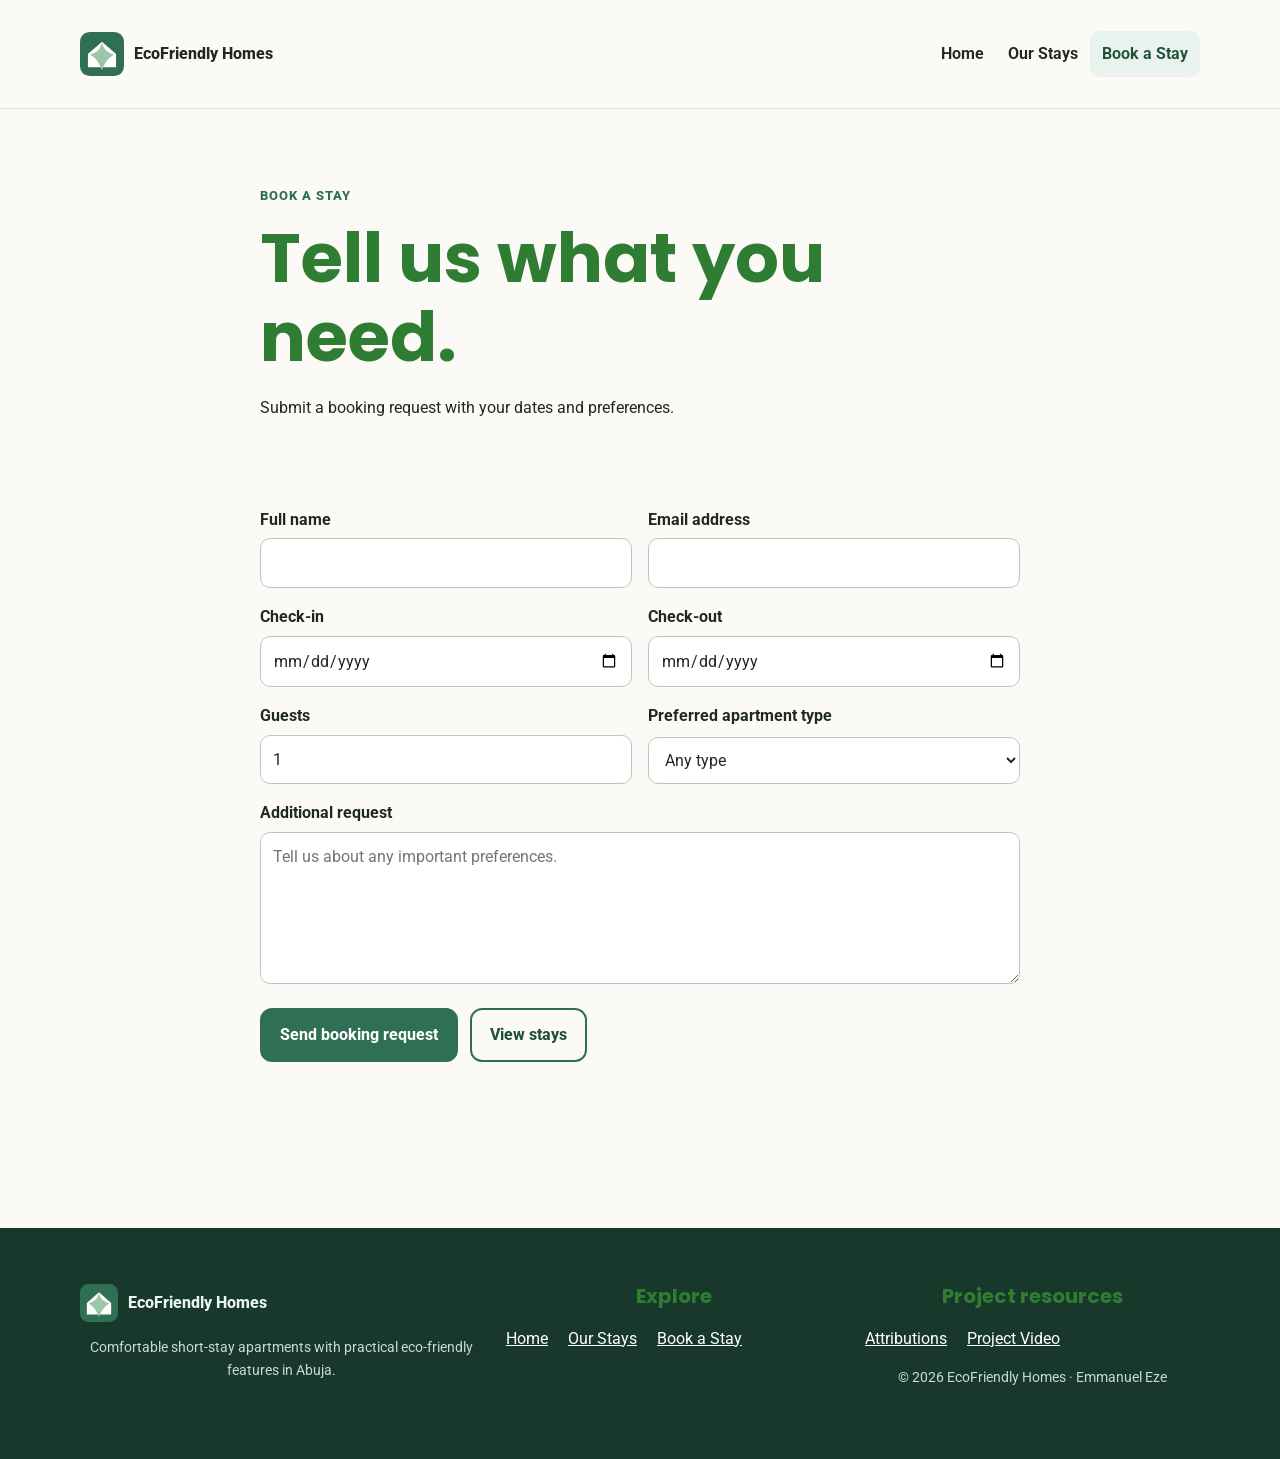
<file: project/contact.html>
<!doctype html>
<html lang="en">

<head>
    <meta charset="UTF-8">

    <meta
        name="viewport"
        content="width=device-width, initial-scale=1.0"
    >

    <meta
        name="description"
        content="Book a comfortable short-stay apartment in Abuja with eco-friendly features, reliable amenities, and flexible accommodation options."
    >

    <meta
        name="author"
        content="Emmanuel Eze"
    >

    <meta
        property="og:title"
        content="EcoFriendly Homes | Book a Short-Stay Apartment"
    >

    <meta
        property="og:description"
        content="Submit a booking request for a comfortable short-stay apartment in Abuja with eco-friendly features and reliable amenities."
    >

    <meta
        property="og:url"
        content="https://kors05.github.io/wdd231/project/contact.html"
    >

    <meta
        property="og:image"
        content="https://kors05.github.io/wdd231/project/images/logo.svg"
    >

    <meta
        name="theme-color"
        content="#2f6f55"
    >

    <link
        rel="icon"
        href="images/favicon.svg"
    >

    <!-- Google Fonts -->
    <link
        rel="preconnect"
        href="https://fonts.googleapis.com"
    >

    <link
        rel="preconnect"
        href="https://fonts.gstatic.com"
        crossorigin
    >

    <link
        href="https://fonts.googleapis.com/css2?family=Poppins:wght@400;500;600;700;800&family=Roboto:wght@400;500;600;700&display=swap"
        rel="stylesheet"
    >

    <!-- External CSS -->
    <link
        rel="stylesheet"
        href="styles/small.css"
    >

    <link
        rel="stylesheet"
        href="styles/larger.css"
    >


     <!-- JavaScript -->
    <script
    src="./scripts/common.js"
    type="module"
    defer
    ></script>

    <script
    src="./scripts/contact.js"
    type="module"
    defer
    ></script>

    <title>
        EcoFriendly Homes | Book a Short-Stay Apartment
    </title>
</head>

<body>

    <!-- Skip Navigation -->
    <a
        class="skip-link"
        href="#main-content"
    >
        Skip to content
    </a>

    <!-- Header -->
    <header class="site-header">

        <div class="header-inner">

            <!-- Logo / Brand -->
            <a
                class="brand"
                href="./index.html"
            >

                <img
                    src="./images/logo.svg"
                    alt="EcoFriendly Homes logo"
                    width="44"
                    height="44"
                >

                <span>
                    EcoFriendly Homes
                </span>

            </a>

            <!-- Mobile Navigation Button -->
            <button
                class="nav-toggle"
                type="button"
                aria-expanded="false"
                aria-controls="primary-nav"
            >

                ☰

                <span class="sr-only">
                    Menu
                </span>

            </button>

            <!-- Navigation -->
            <nav aria-label="Primary navigation">

                <ul
                    class="nav-list"
                    id="primary-nav"
                >

                    <li>
                        <a href="./index.html">
                            Home
                        </a>
                    </li>

                    <li>
                        <a href="./apartments.html">
                            Our Stays
                        </a>
                    </li>

                    <li>
                        <a
                            class="active"
                            href="./contact.html"
                        >
                            Book a Stay
                        </a>
                    </li>

                </ul>

            </nav>

        </div>

    </header>

    <!-- Main Content -->
    <main id="main-content">

        <!-- Page Hero -->
        <section class="page-hero">

            <div class="container form-wrap">

                <p class="eyebrow">
                    Book a stay
                </p>

                <h1>
                    Tell us what you need.
                </h1>

                <p>
                    Submit a booking request with your dates
                    and preferences.
                </p>

            </div>

        </section>

        <!-- Booking Form -->
        <section class="section booking-section">

            <div class="container form-wrap">

                <form
                    id="booking-form"
                    action="./form-action.html"
                    method="get"
                >

                    <div class="form-grid two">

                        <!-- Full Name -->
                        <div class="field">

                            <label for="name">
                                Full name
                            </label>

                            <input
                                id="name"
                                name="name"
                                autocomplete="name"
                                required
                            >

                        </div>

                        <!-- Email -->
                        <div class="field">

                            <label for="email">
                                Email address
                            </label>

                            <input
                                id="email"
                                name="email"
                                type="email"
                                autocomplete="email"
                                required
                            >

                        </div>

                        <!-- Check-in -->
                        <div class="field">

                            <label for="check-in">
                                Check-in
                            </label>

                            <input
                                id="check-in"
                                name="check-in"
                                type="date"
                                required
                            >

                        </div>

                        <!-- Check-out -->
                        <div class="field">

                            <label for="check-out">
                                Check-out
                            </label>

                            <input
                                id="check-out"
                                name="check-out"
                                type="date"
                                required
                            >

                        </div>

                        <!-- Number of Guests -->
                        <div class="field">

                            <label for="guests">
                                Guests
                            </label>

                            <input
                                id="guests"
                                name="guests"
                                type="number"
                                min="1"
                                max="12"
                                value="1"
                                required
                            >

                        </div>

                        <!-- Apartment Type -->
                        <div class="field">

                            <label for="type">
                                Preferred apartment type
                            </label>

                            <select
                                id="type"
                                name="type"
                            >

                                <option>
                                    Any type
                                </option>

                                <option>
                                    Studio
                                </option>

                                <option>
                                    1 Bedroom
                                </option>

                                <option>
                                    2 Bedroom
                                </option>

                                <option>
                                    3 Bedroom
                                </option>

                            </select>

                        </div>

                    </div>

                    <!-- Additional Request -->
                    <div class="field additional-request">

                        <label for="message">
                            Additional request
                        </label>

                        <textarea
                            id="message"
                            name="message"
                            rows="5"
                            placeholder="Tell us about any important preferences."
                        ></textarea>

                    </div>

                    <!-- Form Status -->
                    <p
                        id="form-status"
                        class="form-status"
                        hidden
                        aria-live="polite"
                    ></p>

                    <!-- Form Actions -->
                    <div class="actions">

                        <button
                            class="btn"
                            type="submit"
                        >
                            Send booking request
                        </button>

                        <a
                            class="btn secondary"
                            href="./apartments.html"
                        >
                            View stays
                        </a>

                    </div>

                </form>

            </div>

        </section>

    </main>

    <!-- Footer -->
    <footer>

        <div class="container footer-inner">

            <!-- Footer Brand -->
            <div>

                <div class="footer-brand">

                    <img
                        src="./images/logo.svg"
                        alt="EcoFriendly Homes logo"
                        width="38"
                        height="38"
                    >

                    EcoFriendly Homes

                </div>

                <p class="small">
                    Comfortable short-stay apartments with practical
                    eco-friendly features in Abuja.
                </p>

            </div>

            <!-- Explore Links -->
            <div>

                <h2 class="footer-heading">
                    Explore
                </h2>

                <div class="footer-links">

                    <a href="./index.html">
                        Home
                    </a>

                    <a href="./apartments.html">
                        Our Stays
                    </a>

                    <a href="./contact.html">
                        Book a Stay
                    </a>

                </div>

            </div>

            <!-- Project Resources -->
            <div>

                <h2 class="footer-heading">
                    Project resources
                </h2>

                <div class="footer-links">

                    <a href="./attributions.html">
                        Attributions
                    </a>

                    <a
                        href="https://youtu.be/rAQDqEijC-o"
                        target="_blank"
                        rel="noopener"
                    >
                        Project Video
                    </a>

                </div>

                <p class="small">

                    © <span id="year"></span>
                    EcoFriendly Homes · Emmanuel Eze

                </p>

            </div>

        </div>

    </footer>


</body>

</html>
</file>
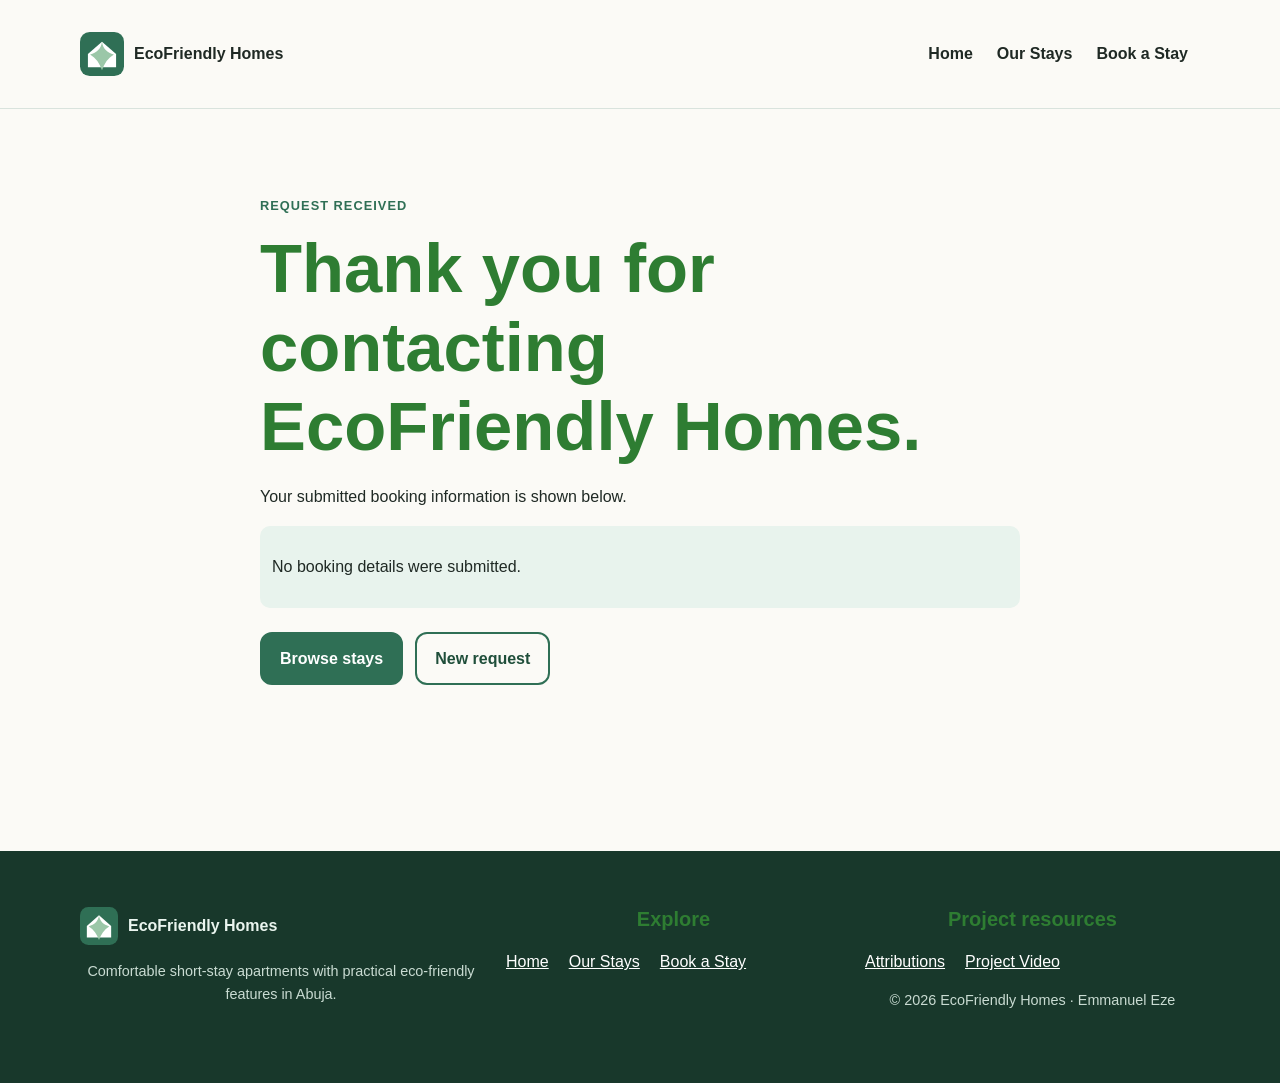
<file: project/form-action.html>
<!doctype html>
<html lang="en">

<head>
    <meta charset="UTF-8">

    <meta
        name="viewport"
        content="width=device-width, initial-scale=1.0"
    >

    <meta
        name="description"
        content="Discover comfortable short-stay apartments in Abuja with practical eco-friendly features, reliable amenities, and easy booking."
    >

    <meta
        name="author"
        content="Emmanuel Eze"
    >
    <meta property="og:title" content="EcoFriendly Homes | Sustainable Short-Stay Apartments">
  
    <meta property="og:description" content="Discover comfortable short-stay apartments in Abuja with practical eco-friendly features, reliable amenities, and easy booking.">

    
    <meta property="og:url" content="https://kors05.github.io/wdd231/project/index.html">

    <meta property="og:image" content="https://kors05.github.io/wdd231/project/images/logo.svg">
    
    <meta
        name="theme-color"
        content="#2f6f55"
    >
    <link rel="icon"
        href="images/favicon.svg">

   
    <link rel="stylesheet" href="styles/small.css">
    <link rel="stylesheet" href="styles/larger.css">

    <title>
        EcoFriendly Homes | Sustainable Short-Stay Apartments
    </title>
</head>

<body>

    <!-- Skip Navigation -->
    <a class="skip-link" href="#main-content">
        Skip to content
    </a>

    <!-- Header -->
    <header class="site-header">

        <div class="header-inner">

            <!-- Logo / Brand -->
            <a class="brand" href="./index.html">

                <img src="./images/logo.svg"
                    alt="EcoFriendly Homes logo"
                    width="44"
                    height="44">

                <span>
                    EcoFriendly Homes
                </span>

            </a>

            <!-- Mobile Navigation Button -->
            <button class="nav-toggle"
                type="button"
                aria-expanded="false"
                aria-controls="primary-nav">

                ☰

                <span class="sr-only">
                    Menu
                </span>

            </button>

            <!-- Navigation -->
            <nav aria-label="Primary navigation">

                <ul class="nav-list" id="primary-nav">

                    <li>
                        <a href="./index.html">
                            Home
                        </a>
                    </li>

                    <li>
                        <a href="./apartments.html">
                            Our Stays
                        </a>
                    </li>

                    <li>
                        <a href="./contact.html">
                            Book a Stay
                        </a>
                    </li>

                </ul>

            </nav>

        </div>

    </header>

    <!-- Main Content -->
    <main id="main-content">

        <section class="section">

            <div class="container form-wrap">

                <p class="eyebrow">
                    Request received
                </p>

                <h1>
                    Thank you for contacting EcoFriendly Homes.
                </h1>

                <p>
                    Your submitted booking information is shown below.
                </p>

                <!-- Submitted Form Data -->
                <div id="submission"
                    class="notice"
                    aria-live="polite">
                </div>

                <!-- Page Actions -->
                <div class="actions">

                    <a class="btn"
                        href="./apartments.html">

                        Browse stays

                    </a>

                    <a class="btn secondary"
                        href="./contact.html">

                        New request

                    </a>

                </div>

            </div>

        </section>

    </main>

    <!-- Footer -->
    <footer>

        <div class="container footer-inner">

            <!-- Footer Brand -->
            <div>

                <div class="footer-brand">

                    <img src="./images/logo.svg"
                        alt="EcoFriendly Homes logo"
                        width="38"
                        height="38">

                    EcoFriendly Homes

                </div>

                <p class="small">
                    Comfortable short-stay apartments with practical
                    eco-friendly features in Abuja.
                </p>

            </div>

            <!-- Explore Links -->
            <div>

                <h2 class="footer-heading">
                    Explore
                </h2>

                <div class="footer-links">

                    <a href="./index.html">
                        Home
                    </a>

                    <a href="./apartments.html">
                        Our Stays
                    </a>

                    <a href="./contact.html">
                        Book a Stay
                    </a>

                </div>

            </div>

            <!-- Project Resources -->
            <div>

                <h2 class="footer-heading">
                    Project resources
                </h2>

                <div class="footer-links">

                    <a href="./attributions.html">
                        Attributions
                    </a>

                    <a href="https://www.youtube.com/"
                        target="_blank"
                        rel="noopener">

                        Project Video

                    </a>

                </div>

                <p class="small">

                    © <span id="year"></span>
                    EcoFriendly Homes · Emmanuel Eze

                </p>

            </div>

        </div>

    </footer>

    <!-- Common JavaScript -->
    <script type="module"
        src="./scripts/common.js">
    </script>

    <!-- Display Submitted Form Data -->
    <script type="module">

        const out = document.querySelector("#submission");

        const params = new URLSearchParams(location.search);

        const labels = {
            name: "Name",
            email: "Email",
            "check-in": "Check-in",
            "check-out": "Check-out",
            guests: "Guests",
            type: "Apartment type",
            message: "Additional request"
        };

        const rows = [...params.entries()]
            .filter(([key, value]) => value && labels[key]);

        out.innerHTML = rows.length
            ? `
                <ul class="list">
                    ${rows
                        .map(
                            ([key, value]) =>
                                `<li>
                                    <strong>
                                        ${labels[key]}:
                                    </strong>
                                    ${value
                                        .replaceAll("<", "&lt;")
                                        .replaceAll(">", "&gt;")}
                                </li>`
                        )
                        .join("")}
                </ul>
            `
            : `
                <p>
                    No booking details were submitted.
                </p>
            `;

    </script>

</body>

</html>
</file>
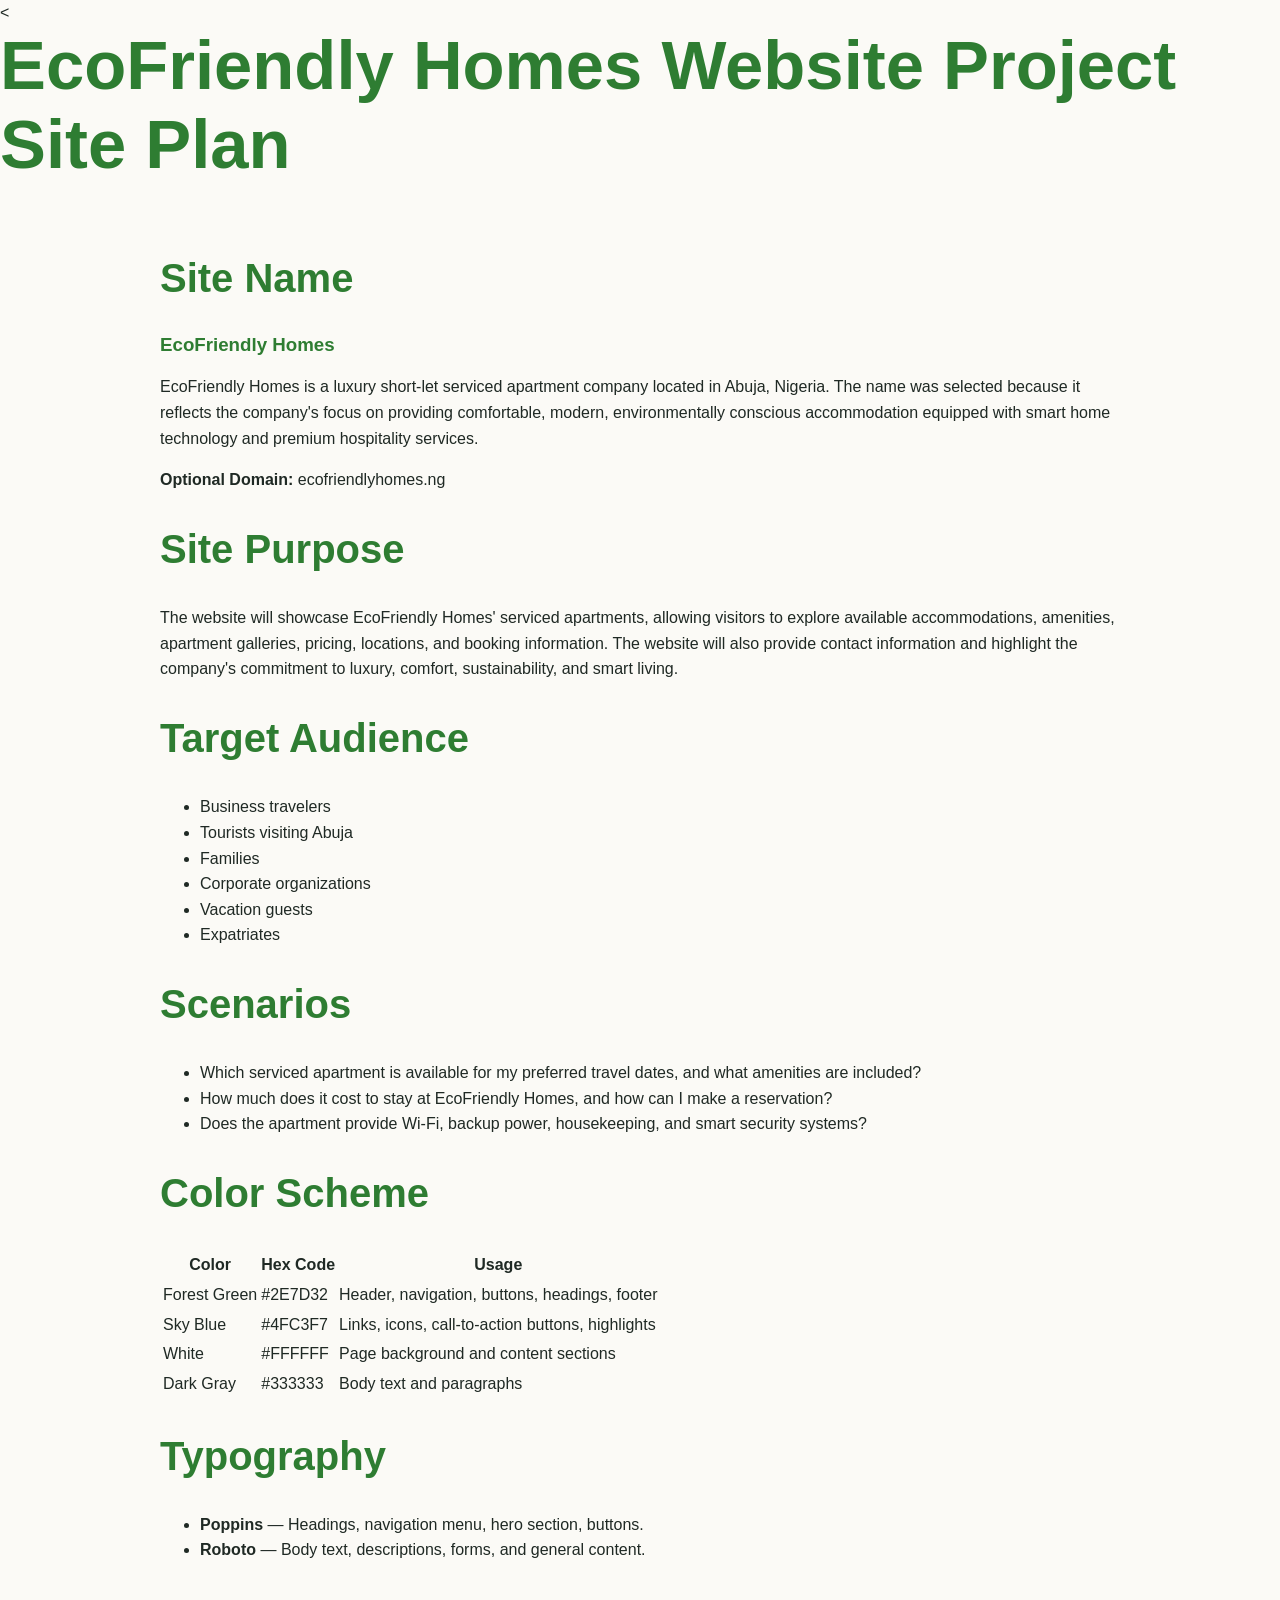
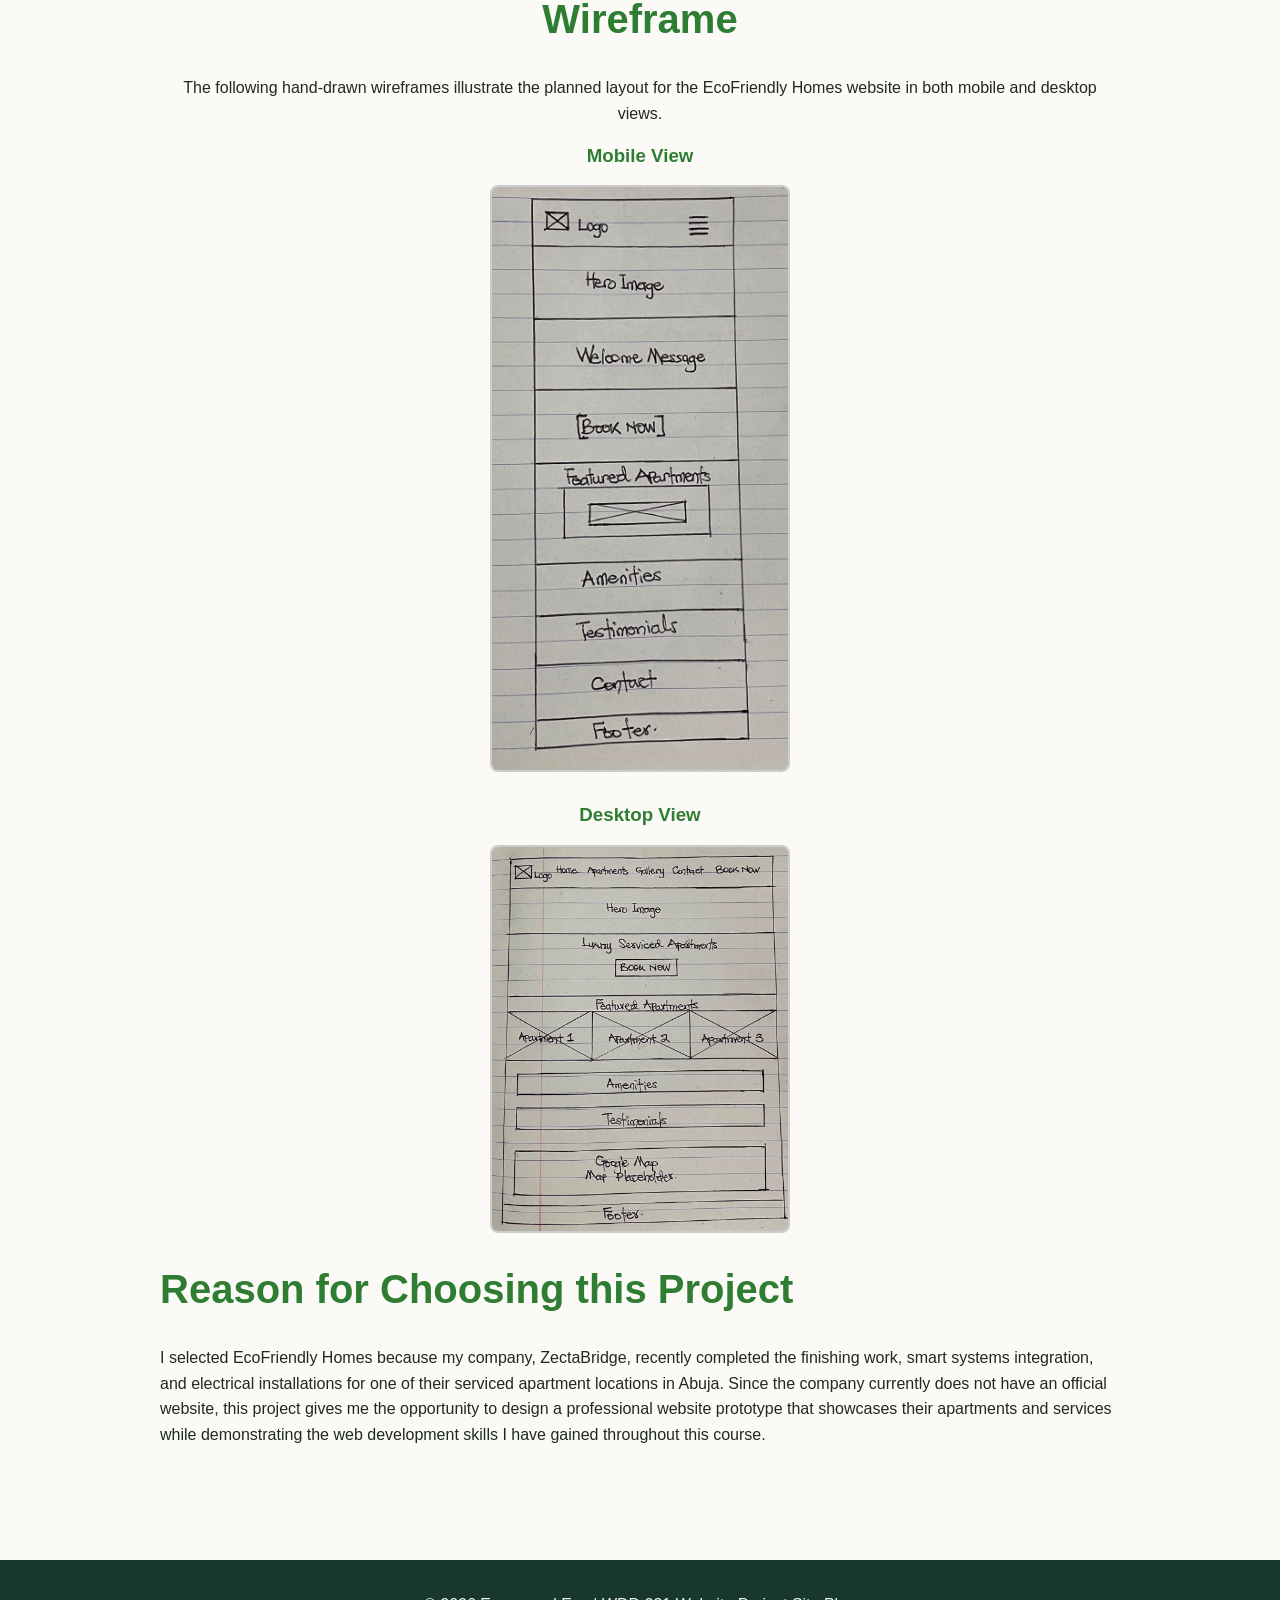
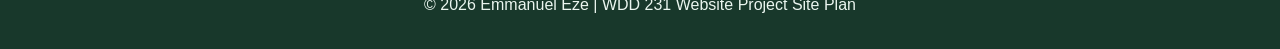
<file: project/project.html>
<!DOCTYPE html>
<html lang="en">
<<head>
    <meta charset="UTF-8">

    <meta
        name="viewport"
        content="width=device-width, initial-scale=1.0"
    >

    <meta
        name="description"
        content="Discover comfortable short-stay apartments in Abuja with practical eco-friendly features, reliable amenities, and easy booking."
    >

    <meta
        name="author"
        content="Emmanuel Eze"
    >
    <meta property="og:title" content="EcoFriendly Homes | Sustainable Short-Stay Apartments">
  
    <meta property="og:description" content="Discover comfortable short-stay apartments in Abuja with practical eco-friendly features, reliable amenities, and easy booking.">

    
    <meta property="og:url" content="https://kors05.github.io/wdd231/project/index.html">

    <meta property="og:image" content="https://kors05.github.io/wdd231/project/images/logo.svg">
    
    <meta
        name="theme-color"
        content="#2f6f55"
    >
    <link rel="icon"
        href="images/favicon.svg">

   
    <link rel="stylesheet" href="styles/small.css">
    <link rel="stylesheet" href="styles/larger.css">

    <title>
        EcoFriendly Homes | Sustainable Short-Stay Apartments
    </title>
</head>

<body>

<header>
    <h1>EcoFriendly Homes Website Project Site Plan</h1>
</header>

<main>

<section>
    <h2>Site Name</h2>

    <h3>EcoFriendly Homes</h3>

    <p>
        EcoFriendly Homes is a luxury short-let serviced apartment company located in Abuja,
        Nigeria. The name was selected because it reflects the company's focus on providing
        comfortable, modern, environmentally conscious accommodation equipped with smart home
        technology and premium hospitality services.
    </p>

    <p><strong>Optional Domain:</strong> ecofriendlyhomes.ng</p>
</section>

<section>
    <h2>Site Purpose</h2>

    <p>
        The website will showcase EcoFriendly Homes' serviced apartments, allowing visitors
        to explore available accommodations, amenities, apartment galleries, pricing,
        locations, and booking information. The website will also provide contact
        information and highlight the company's commitment to luxury, comfort, sustainability,
        and smart living.
    </p>
</section>

<section>
    <h2>Target Audience</h2>

    <ul>
        <li>Business travelers</li>
        <li>Tourists visiting Abuja</li>
        <li>Families</li>
        <li>Corporate organizations</li>
        <li>Vacation guests</li>
        <li>Expatriates</li>
    </ul>
</section>

<section>
    <h2>Scenarios</h2>

    <ul>
        <li>Which serviced apartment is available for my preferred travel dates, and what amenities are included?</li>

        <li>How much does it cost to stay at EcoFriendly Homes, and how can I make a reservation?</li>

        <li>Does the apartment provide Wi-Fi, backup power, housekeeping, and smart security systems?</li>
    </ul>
</section>

<section>
    <h2>Color Scheme</h2>

    <table>
        <tr>
            <th>Color</th>
            <th>Hex Code</th>
            <th>Usage</th>
        </tr>

        <tr>
            <td>Forest Green</td>
            <td>#2E7D32</td>
            <td>Header, navigation, buttons, headings, footer</td>
        </tr>

        <tr>
            <td>Sky Blue</td>
            <td>#4FC3F7</td>
            <td>Links, icons, call-to-action buttons, highlights</td>
        </tr>

        <tr>
            <td>White</td>
            <td>#FFFFFF</td>
            <td>Page background and content sections</td>
        </tr>

        <tr>
            <td>Dark Gray</td>
            <td>#333333</td>
            <td>Body text and paragraphs</td>
        </tr>
    </table>
</section>

<section>
    <h2>Typography</h2>

    <ul>
        <li><strong>Poppins</strong> — Headings, navigation menu, hero section, buttons.</li>

        <li><strong>Roboto</strong> — Body text, descriptions, forms, and general content.</li>
    </ul>
</section>

<section id="wireframe">
    <h2>Wireframe</h2>

    <p>
        The following hand-drawn wireframes illustrate the planned layout for
        the EcoFriendly Homes website in both mobile and desktop views.
    </p>

    <h3>Mobile View</h3>
    <img src="images/mobile.jfif"
         alt="Hand-drawn mobile wireframe for EcoFriendly Homes"
         class="wireframe">

    <h3>Desktop View</h3>
    <img src="images/desktop.jfif"
         alt="Hand-drawn desktop wireframe for EcoFriendly Homes"
         class="wireframe">
</section>
<section>
    <h2>Reason for Choosing this Project</h2>

    <p>
        I selected EcoFriendly Homes because my company, ZectaBridge, recently completed the
        finishing work, smart systems integration, and electrical installations for one of
        their serviced apartment locations in Abuja. Since the company currently does not have
        an official website, this project gives me the opportunity to design a professional
        website prototype that showcases their apartments and services while demonstrating the
        web development skills I have gained throughout this course.
    </p>
</section>

</main>

<footer>
    <p>&copy; 2026 Emmanuel Eze | WDD 231 Website Project Site Plan</p>
</footer>

</body>
</html>
</file>
<file: styles/small.css>
:root {
    --primary: #1f3c88;
    --secondary: #f4f4f4;
    --accent: #0f9d58;
    --dark: #222;
    --light: #fff;
}

* {
    margin: 0;
    padding: 0;
    box-sizing: border-box;
}

body {
    font-family: 'Roboto', sans-serif;
    background: #fafafa;
    color: var(--dark);
    line-height: 1.6;
}

img {
    max-width: 100%;
    height: auto;
    display: block;
}

a {
    color: var(--primary);
}

button,
input,
select,
textarea {
    font: inherit;
}

button {
    cursor: pointer;
}

/* Skip Link */

.skip-link {
    position: absolute;
    left: -9999px;
    top: 8px;
    background: #111;
    color: #fff;
    padding: 10px;
    z-index: 99;
}

.skip-link:focus {
    left: 8px;
}

/* Header */

.site-header {
    background: var(--primary);
    color: var(--light);
}

.header-inner {
    width: min(1120px, calc(100% - 32px));
    margin: 0 auto;
    min-height: 76px;
    display: flex;
    align-items: center;
    justify-content: space-between;
    gap: 18px;
}

.brand {
    display: flex;
    align-items: center;
    gap: 10px;
    text-decoration: none;
    color: var(--light);
    font-weight: 700;
}

.brand img {
    width: 44px;
}

.nav-toggle {
    border: 1px solid rgba(255, 255, 255, 0.4);
    background: transparent;
    color: var(--light);
    border-radius: 8px;
    padding: 8px 12px;
    font-size: 1.5rem;
}

nav {
    width: 100%;
}

.nav-list {
    list-style: none;
    padding: 0;
    margin: 0;
    display: none;
    flex-direction: column;
    gap: 0;
    background: var(--primary);
}

.nav-list.open {
    display: flex;
}

.nav-list li {
    width: 100%;
}

.nav-list a {
    display: block;
    width: 100%;
    color: var(--light);
    text-decoration: none;
    padding: 12px;
    border-top: 1px solid rgba(255, 255, 255, 0.2);
}

.nav-list a:hover {
    background: #16316f;
}

.nav-list a.active {
    background: #10285b;
}

/* Main */

main {
    padding: 1rem;
}

.container {
    width: min(1120px, calc(100% - 32px));
    margin: 0 auto;
}

h1 {
    margin-bottom: 1rem;
}

h2,
h3 {
    line-height: 1.2;
}

section {
    margin-bottom: 2rem;
    background: var(--light);
    border-radius: 8px;
    box-shadow: 0 0 8px rgba(0, 0, 0, 0.1);
    overflow: hidden;
}

section h2 {
    background: var(--primary);
    color: var(--light);
    text-align: center;
    padding: 0.75rem;
}

section p,
section ul {
    padding: 1rem;
}

/* Hero */

.hero {
    padding: 48px 0;
}

.hero-grid {
    display: grid;
    gap: 30px;
    align-items: center;
}

.eyebrow {
    color: var(--primary);
    font-weight: 700;
    letter-spacing: 0.05em;
    text-transform: uppercase;
    font-size: 0.85rem;
}

.hero h1 {
    font-size: clamp(2rem, 8vw, 4rem);
}

.hero p {
    max-width: 650px;
}

.hero-card {
    background: var(--secondary);
    border-radius: 18px;
    padding: 18px;
}

.hero-card img {
    width: 100%;
    border-radius: 12px;
}

/* Buttons */

.actions {
    display: flex;
    flex-wrap: wrap;
    gap: 12px;
    margin-top: 20px;
}

.btn {
    display: inline-flex;
    align-items: center;
    justify-content: center;
    padding: 12px 18px;
    border-radius: 8px;
    border: 2px solid var(--primary);
    background: var(--primary);
    color: var(--light);
    text-decoration: none;
    font-weight: 700;
}

.btn.secondary {
    background: transparent;
    color: var(--primary);
}

.btn:hover {
    background: #16316f;
    color: var(--light);
}

/* Sections */

.section {
    padding: 48px 0;
}

.section.alt {
    background: var(--secondary);
}

.section-start {
    padding-top: 10px;
}

.section-heading {
    display: flex;
    flex-direction: column;
    gap: 12px;
    margin-bottom: 24px;
}

.section-heading p {
    color: #555;
}

/* Features */

.feature-grid {
    display: grid;
    grid-template-columns: 1fr;
    gap: 18px;
}

.feature {
    background: var(--light);
    padding: 22px;
    border-radius: 8px;
    border: 1px solid #ddd;
}

.feature-icon {
    font-size: 1.8rem;
}

/* Apartments */

.page-hero {
    padding: 44px 0 28px;
}

.filters {
    display: grid;
    gap: 12px;
    margin: 20px 0 28px;
    background: var(--light);
    padding: 16px;
    border: 1px solid #ddd;
    border-radius: 8px;
}

.field {
    display: grid;
    gap: 6px;
}

label {
    font-weight: 700;
}

input,
select,
textarea {
    width: 100%;
    border: 1px solid #aaa;
    border-radius: 6px;
    padding: 11px 12px;
    background: var(--light);
    color: var(--dark);
}

.apartment-grid {
    display: grid;
    grid-template-columns: 1fr;
    gap: 20px;
}

.card {
    background: var(--light);
    border: 1px solid #ddd;
    border-radius: 8px;
    overflow: hidden;
}

.card-media {
    position: relative;
}

.card-media img {
    width: 100%;
    aspect-ratio: 16 / 10;
    object-fit: cover;
}

.favorite {
    position: absolute;
    right: 12px;
    top: 12px;
    border: 0;
    border-radius: 999px;
    width: 42px;
    height: 42px;
    background: rgba(255, 255, 255, 0.94);
    font-size: 1.25rem;
}

.favorite.saved {
    background: var(--accent);
    color: var(--light);
}

.card-body {
    padding: 18px;
}

.card-body h3 {
    margin-bottom: 5px;
}

.card-location {
    color: #666;
    margin-top: 0;
}

.card-meta {
    display: grid;
    grid-template-columns: 1fr;
    gap: 8px;
    margin: 14px 0;
}

.meta {
    background: var(--secondary);
    padding: 9px;
    border-radius: 6px;
    font-size: 0.9rem;
}

.empty {
    padding: 30px;
    text-align: center;
    background: var(--light);
    border-radius: 8px;
}

/* Modal */

.modal {
    border: 0;
    border-radius: 12px;
    padding: 0;
    width: min(620px, calc(100% - 28px));
}

.modal::backdrop {
    background: rgba(12, 28, 20, 0.62);
}

.modal-content {
    padding: 24px;
}

.modal-close {
    float: right;
    border: 0;
    background: transparent;
    font-size: 1.6rem;
}

/* Form */

.form-wrap {
    max-width: 760px;
    margin: 0 auto;
}

.form-grid {
    display: grid;
    grid-template-columns: 1fr;
    gap: 16px;
}

.form-status,
.notice {
    padding: 12px;
    border-radius: 8px;
    background: var(--secondary);
}

/* Footer */

footer {
    background: #18382b;
    color: var(--light);
    margin-top: 60px;
}

.footer-inner {
    width: min(1120px, calc(100% - 32px));
    margin: 0 auto;
    padding: 40px 0;
    display: grid;
    gap: 24px;
}

.footer-inner a {
    color: var(--light);
}

.footer-brand {
    display: flex;
    align-items: center;
    gap: 10px;
    font-weight: 700;
}

.footer-brand img {
    width: 38px;
}

/* Footer Headings */

.footer-heading {
    font-size: 1rem;
    line-height: 1.2;
    margin: 0 0 10px;
    color: #2f6f55;
    font-weight: 700;
}

.footer-links {
    display: flex;
    flex-wrap: wrap;
    gap: 14px 20px;
}

.small {
    font-size: 0.9rem;
    color: #ddd;
}

.list {
    padding-left: 20px;
}

/* Screen Reader Text */

.sr-only {
    position: absolute;
    width: 1px;
    height: 1px;
    padding: 0;
    margin: -1px;
    overflow: hidden;
    clip: rect(0, 0, 0, 0);
    white-space: nowrap;
    border: 0;
}
</file>
<file: styles/larger.css>
@media screen and (min-width: 768px) {

    /* Header */

    .header-inner {
        min-height: 76px;
    }

    .nav-toggle {
        display: none;
    }

    nav {
        width: auto;
    }

    .nav-list {
        display: flex !important;
        flex-direction: row;
        background: transparent;
    }

    .nav-list li {
        width: auto;
    }

    .nav-list a {
        width: auto;
        border: none;
        padding: 10px 12px;
    }

    /* Hero */

    .hero {
        padding: 70px 0 60px;
    }

    .hero-grid {
        grid-template-columns: 1.05fr 0.95fr;
    }

    /* Sections */

    .section-heading {
        flex-direction: row;
        justify-content: space-between;
        align-items: end;
    }

    /* Features */

    .feature-grid {
        grid-template-columns: repeat(3, 1fr);
    }

    /* Apartment Filters */

    .filters {
        grid-template-columns: 1fr 1fr 1fr 1fr;
        align-items: end;
    }

    .apartment-grid {
        grid-template-columns: repeat(2, 1fr);
    }

    .card-meta {
        grid-template-columns: 1fr 1fr;
    }

    /* Form */

    .form-grid {
        grid-template-columns: 1fr;
    }

    /* Footer */

    .footer-inner {
        grid-template-columns: 1.2fr 1fr 1fr;
    }
}

@media screen and (min-width: 1000px) {

    .apartment-grid {
        grid-template-columns: repeat(3, 1fr);
    }
}
</file>
<file: chamber/styles/small.css>
/* ===========================================
   WDD 231 Chamber Project
   Abuja Chamber of Commerce
   Author: Emmanuel Eze
   Mobile First Stylesheet
=========================================== */

/* ==============================
   CSS VARIABLES
============================== */

:root {
    --primary: #0b5ed7;
    --primary-dark: #084298;
    --secondary: #eaf4ff;
    --accent: #d4af37;
    --success: #198754;
    --danger: #dc3545;

    --white: #ffffff;
    --background: #f7f9fc;
    --text: #212529;
    --muted: #6c757d;
    --border: #d9d9d9;

    --shadow: 0 4px 10px rgba(0, 0, 0, .10);
    --shadow-hover: 0 10px 22px rgba(0,0,0,.18);

    --radius: 12px;
    --transition: .3s ease;

    --heading: "Poppins", sans-serif;
    --body: "Roboto", sans-serif;

    --max-width: 1200px;
}

/* ==============================
   RESET
============================== */

*,
*::before,
*::after{
    margin:0;
    padding:0;
    box-sizing:border-box;
}

html{
    scroll-behavior:smooth;
}

body{
    font-family:var(--body);
    background:var(--background);
    color:var(--text);
    line-height:1.6;
    min-height:100vh;
}

img{
    display:block;
    max-width:100%;
    height:auto;
}

a{
    text-decoration:none;
    color:inherit;
}

ul{
    list-style:none;
}

button,
input,
textarea,
select{
    font:inherit;
}

button{
    cursor:pointer;
}

.visually-hidden{
    position:absolute;
    width:1px;
    height:1px;
    overflow:hidden;
    clip-path: inset(50%);
    white-space:nowrap;
}

/* ==============================
   TYPOGRAPHY
============================== */

h1,
h2,
h3,
h4{
    font-family:var(--heading);
    line-height:1.2;
    color:var(--primary);
}

h1{
    font-size:2rem;
    margin-bottom:1rem;
}

h2{
    font-size:1.5rem;
    margin-bottom:.75rem;
}

h3{
    font-size:1.2rem;
    margin-bottom:.5rem;
}

p{
    margin-bottom:1rem;
}

main{
    width:min(100%, var(--max-width));
    margin:auto;
    padding:1rem;
}

/* ==============================
   SHARED CARD
============================== */

.card,
.member-card,
.spotlight-card,
.weather-card,
.membership-card,
.discover-card{
    background:var(--white);
    border-radius:var(--radius);
    box-shadow:var(--shadow);
    padding:1.25rem;
    transition:all var(--transition);
}

.member-card:hover,
.spotlight-card:hover,
.membership-card:hover,
.discover-card:hover{
    transform:translateY(-5px);
    box-shadow:var(--shadow-hover);
}

/* ==============================
   SHARED BUTTONS
============================== */

.btn,
button,
input[type="submit"]{

    display:inline-block;
    background:var(--primary);
    color:#fff;
    border:none;
    padding:.8rem 1.4rem;
    border-radius:8px;
    transition:var(--transition);
}

.btn:hover,
button:hover,
input[type="submit"]:hover{
    background:var(--primary-dark);
}

.btn-secondary{
    background:var(--accent);
    color:#000;
}

/* ==============================
   HEADER
============================== */

header{
    background:#fff;
    box-shadow:var(--shadow);
    padding:1rem;
    display:flex;
    justify-content:space-between;
    align-items:center;
    position:sticky;
    top:0;
    z-index:999;
}

.branding{
    display:flex;
    align-items:center;
    gap:1rem;
}

.site-logo{
    width:85px;
}

.site-title{
    font-family:var(--heading);
    font-size:1.6rem;
    font-weight:700;
    color:var(--primary);
}

.site-subtitle{
    font-size:.9rem;
    color:var(--muted);
}

/* ==============================
   HEADER CONTROLS
============================== */

.header-controls{
    display:flex;
    align-items:center;
    gap:.5rem;
}

#menuButton{
    display:block;
    background:none;
    border:none;
    color:var(--primary);
    font-size:2rem;
    cursor:pointer;
    padding:.25rem;
}

#menuButton:hover{
    color:var(--primary-dark);
}

/* ==============================
   NAVIGATION
============================== */

#primaryNav{
    display:none;
    background:var(--primary);
    width:100%;
}

#primaryNav.open{
    display:block;
}

#primaryNav ul{
    display:flex;
    flex-direction:column;
    width:100%;
}

#primaryNav li{
    border-top:1px solid rgba(255,255,255,.15);
}

#primaryNav a{
    display:block;
    color:#fff;
    padding:1rem;
    font-weight:500;
    transition:.3s;
}

#primaryNav a:hover{
    background:rgba(255,255,255,.15);
}

#primaryNav a.active{
    background:var(--accent);
    color:#000;
    font-weight:700;
}
/* ==============================
   HERO
============================== */

.hero{
    position:relative;
    overflow:hidden;
    border-radius:var(--radius);
    margin:1rem 0 2rem;
}

.hero img{
    width:100%;
    border-radius:var(--radius);
}

.hero-content{
    position:absolute;
    inset:0;
    background:rgba(0,0,0,.45);
    color:#fff;
    display:flex;
    flex-direction:column;
    justify-content:center;
    align-items:flex-start;
    padding:2rem;
}

.hero-content h2{
    color:#fff;
    margin-bottom:1rem;
}

.hero-content p{
    max-width:500px;
}

.hero-content .btn{
    margin-top:1rem;
}
/* ===========================================
   HOME PAGE
=========================================== */

/* Home Grid */

.home-grid{
    display:grid;
    gap:1.5rem;
    margin-bottom:2rem;
}

/* Call To Action */

.cta{
    background:linear-gradient(135deg,var(--primary),var(--primary-dark));
    color:#fff;
    padding:2rem;
    border-radius:var(--radius);
    text-align:center;
    box-shadow:var(--shadow);
}

.cta h2{
    color:#fff;
    margin-bottom:1rem;
}

.cta p{
    max-width:650px;
    margin:0 auto 1.5rem;
}

.cta .btn{
    background:var(--accent);
    color:#000;
    font-weight:700;
}

.cta .btn:hover{
    background:#c69d24;
}

/* Current Events */

.events{
    background:#fff;
    border-radius:var(--radius);
    padding:1.5rem;
    box-shadow:var(--shadow);
}

.events ul{
    list-style:disc;
    margin-left:1.5rem;
}

.events li{
    margin-bottom:.75rem;
}

/* ==============================
   WEATHER
============================== */

.weather{
    display:grid;
    gap:1rem;
}

.weather-card{
    text-align:center;
}

.weather-card h2{
    margin-bottom:1rem;
}

.current-temp{
    font-size:2.4rem;
    font-weight:700;
    color:var(--primary);
}

.weather-description{
    text-transform:capitalize;
    color:var(--muted);
    margin-bottom:1rem;
}

.forecast{
    display:grid;
    gap:.75rem;
}

.forecast-day{
    background:var(--secondary);
    padding:.75rem;
    border-radius:8px;
    font-weight:500;
}

/* ==============================
   SPOTLIGHTS
============================== */

.spotlights{
    display:grid;
    gap:1.5rem;
    margin-top:2rem;
}

.spotlight-card{
    text-align:center;
}

.spotlight-card img{
    width:130px;
    height:130px;
    object-fit:contain;
    margin:0 auto 1rem;
}

.spotlight-card h3{
    margin-bottom:.5rem;
}

.spotlight-card p{
    margin:.35rem 0;
    font-size:.95rem;
}

.spotlight-card a{
    color:var(--primary);
    word-break:break-word;
}

.membership-level{
    display:inline-block;
    margin-top:1rem;
    padding:.35rem .9rem;
    border-radius:30px;
    font-weight:700;
    color:#fff;
}

.gold{
    background:#D4AF37;
    color:#000;
}

.silver{
    background:#6c757d;
}

.member{
    background:var(--primary);
}

/* ==============================
   DIRECTORY PAGE
============================== */

.view-buttons{
    display:flex;
    justify-content:center;
    gap:1rem;
    margin:2rem 0;
}

.view-buttons button{
    min-width:120px;
}

.grid-view{
    display:grid;
    grid-template-columns:1fr;
    gap:1.5rem;
}

.member-card{
    text-align:center;
}

.member-card img{
    width:120px;
    height:120px;
    object-fit:contain;
    margin:0 auto 1rem;
}

.member-card hr{
    margin:1rem 0;
    border:none;
    border-top:1px solid var(--border);
}

.member-card address{
    font-style:normal;
    margin-bottom:.5rem;
}

.member-card a{
    color:var(--primary);
}

.member-card a:hover{
    text-decoration:underline;
}

.badge{
    display:inline-block;
    margin-top:1rem;
    padding:.4rem 1rem;
    border-radius:30px;
    font-size:.85rem;
    font-weight:700;
    color:#fff;
}

/* List View */

.list-view{
    display:flex;
    flex-direction:column;
    gap:.5rem;
}

.list-view .member-card{
    text-align:left;
    border-radius:0;
    box-shadow:none;
    border-bottom:1px solid var(--border);
}

.list-view .member-card img{
    display:none;
}

.list-view .member-card hr{
    display:none;
}
/* ===========================================
   JOIN PAGE
=========================================== */

.join-page{
    display:grid;
    gap:2rem;
    margin:2rem 0;
}

/* Intro */

.intro{
    text-align:center;
    max-width:700px;
    margin:0 auto 2rem;
    color:var(--muted);
}

/* ==============================
   MEMBERSHIP FORM
============================== */

.join-form{
    background:var(--white);
    border-radius:var(--radius);
    padding:1.5rem;
    box-shadow:var(--shadow);
}

.join-form fieldset{
    border:none;
    margin-bottom:1.5rem;
}

.join-form legend{
    font-family:var(--heading);
    color:var(--primary);
    font-size:1.2rem;
    font-weight:700;
    margin-bottom:1rem;
}

.join-form label{
    display:block;
    margin-bottom:1rem;
    font-weight:500;
}

.join-form input,
.join-form select,
.join-form textarea{
    width:100%;
    margin-top:.4rem;
    padding:.85rem;
    border:1px solid var(--border);
    border-radius:8px;
    background:#fff;
    transition:var(--transition);
}

.join-form textarea{
    min-height:140px;
    resize:vertical;
}

.join-form input:focus,
.join-form textarea:focus,
.join-form select:focus{
    outline:none;
    border-color:var(--primary);
    box-shadow:0 0 0 3px rgba(11,94,215,.18);
}

.join-form input[type="submit"]{
    width:100%;
    margin-top:1rem;
    font-weight:700;
    font-size:1rem;
}

/* ==============================
   MEMBERSHIP CARDS
============================== */

.membership-grid{
    display:grid;
    gap:1rem;
}

.membership-card{
    text-align:center;
    animation:cardFade .9s ease forwards;
    opacity:0;
}

.membership-card:nth-child(1){
    animation-delay:.1s;
}

.membership-card:nth-child(2){
    animation-delay:.25s;
}

.membership-card:nth-child(3){
    animation-delay:.4s;
}

.membership-card:nth-child(4){
    animation-delay:.55s;
}

.membership-card h3{
    margin-bottom:.75rem;
}

.membership-card p{
    color:var(--muted);
}

.membership-card a{
    color:var(--primary);
    font-weight:600;
}

.membership-card a:hover{
    text-decoration:underline;
}

/* Membership Colors */

.np{
    border-top:6px solid #198754;
}

.bronze{
    border-top:6px solid #cd7f32;
}

.silver{
    border-top:6px solid #9fa6ad;
}

.gold{
    border-top:6px solid #D4AF37;
}

/* ==============================
   MODAL
============================== */

dialog{
    width:min(90%,520px);
    margin:auto;
    border:none;
    border-radius:12px;
    padding:2rem;
    box-shadow:0 20px 45px rgba(0,0,0,.25);
}

dialog::backdrop{
    background:rgba(0,0,0,.55);
}

dialog h2{
    margin-bottom:1rem;
}

dialog ul{
    margin-left:1.25rem;
    list-style:disc;
}

dialog li{
    margin-bottom:.5rem;
}

.close-btn{
    margin-top:1.5rem;
    width:100%;
}

/* ==============================
   THANK YOU PAGE
============================== */

.thankyou{
    max-width:800px;
    margin:2rem auto;
    background:#fff;
    padding:2rem;
    border-radius:var(--radius);
    box-shadow:var(--shadow);
}

.thankyou h2{
    text-align:center;
    margin-bottom:1rem;
}

.thankyou p{
    text-align:center;
}

.application-summary{
    margin-top:2rem;
    display:grid;
    gap:1rem;
}

.application-summary div{
    background:var(--secondary);
    padding:1rem;
    border-radius:8px;
}

.application-summary strong{
    display:block;
    color:var(--primary);
    margin-bottom:.25rem;
}

/* ==============================
   SIMPLE ANIMATION
============================== */

@keyframes cardFade{

    from{
        opacity:0;
        transform:translateY(30px);
    }

    to{
        opacity:1;
        transform:translateY(0);
    }

}
/* ===========================================
   DISCOVER PAGE
=========================================== */

.visitor-message{
    background:var(--secondary);
    border-left:6px solid var(--primary);
    padding:1rem;
    margin:1rem 0 2rem;
    border-radius:8px;
    font-weight:600;
    color:var(--primary);
}

/* Discover Grid */

.discover-grid{
    display:grid;
    grid-template-areas:
        "card1"
        "card2"
        "card3"
        "card4"
        "card5"
        "card6"
        "card7"
        "card8";
    gap:1.5rem;
    margin-bottom:3rem;
}

/* Card Areas */

.discover-card:nth-child(1){grid-area:card1;}
.discover-card:nth-child(2){grid-area:card2;}
.discover-card:nth-child(3){grid-area:card3;}
.discover-card:nth-child(4){grid-area:card4;}
.discover-card:nth-child(5){grid-area:card5;}
.discover-card:nth-child(6){grid-area:card6;}
.discover-card:nth-child(7){grid-area:card7;}
.discover-card:nth-child(8){grid-area:card8;}

.discover-card{
    overflow:hidden;
    display:flex;
    flex-direction:column;
    height:100%;
}

.discover-card figure{
    margin:0;
}

.discover-card img{
    width:100%;
    aspect-ratio:3/2;
    object-fit:cover;
    border-radius:10px;
}

.discover-card h2{
    margin:1rem 0 .5rem;
    font-size:1.25rem;
}

.discover-card address{
    font-style:normal;
    color:var(--muted);
    margin-bottom:1rem;
}

.discover-card p{
    flex:1;
    margin-bottom:1.5rem;
}

.discover-card button{
    align-self:flex-start;
}

/* ===========================================
   FOOTER
=========================================== */

footer {
    margin-top: 4rem;
    background: var(--primary);
    color: #fff;
    padding: 2rem 1rem;
    text-align: right;
}

footer section {
    margin-bottom: 2rem;
}

footer h3 {
    color: #fff;
    margin-bottom: .75rem;
}

footer p {
    margin: .35rem 0;
}

footer a {
    color: #fff;
}

footer a:hover {
    text-decoration: underline;
}

.social {
    display: flex;
    gap: 1rem;
    justify-content: center;
}

.social img {
    width: 42px;
    height: 42px;
    transition: var(--transition);
}

.social img:hover {
    transform: scale(1.12);
}

footer section:last-child {
    margin-bottom: 0;
}
/* ===========================================
   DARK MODE
=========================================== */

body.dark{
    background:#121212;
    color:#ececec;
}

body.dark header{
    background:#1c1c1c;
}

body.dark nav{
    background:#063c9b;
}

body.dark .site-subtitle{
    color:#d2d2d2;
}

body.dark .card,
body.dark .member-card,
body.dark .discover-card,
body.dark .membership-card,
body.dark .weather-card,
body.dark .spotlight-card,
body.dark .join-form,
body.dark .thankyou{
    background:#222;
    color:#f5f5f5;
}

body.dark .discover-card address,
body.dark .weather-description,
body.dark .intro{
    color:#c9c9c9;
}

body.dark .application-summary div{
    background:#303030;
}

body.dark .visitor-message{
    background:#1b2d48;
    color:#fff;
}

body.dark footer{
    background:#000;
}

/* ===========================================
   ACCESSIBILITY
=========================================== */

:focus-visible{
    outline:3px solid var(--accent);
    outline-offset:3px;
}

button,
a,
input,
textarea,
select{
    transition:all .25s ease;
}

html{
    -webkit-text-size-adjust:100%;
}

table{
    width:100%;
    border-collapse:collapse;
}

iframe{
    border:none;
    width:100%;
}

.hidden{
    display:none;
}

.text-center{
    text-align:center;
}

.mt-1{margin-top:1rem;}
.mt-2{margin-top:2rem;}
.mb-1{margin-bottom:1rem;}
.mb-2{margin-bottom:2rem;}

img{
    max-width:100%;
    height:auto;
}
</file>
<file: chamber/styles/larger.css>
/* ==========================================
   WDD 231 Chamber Project
   larger.css
   Desktop Styles (1025px and above)
========================================== */

@media screen and (min-width:768px){

/* ===========================
   HEADER
=========================== */

header{
    padding:1rem 3rem;
}

.site-logo{
    width:170px;
}

.site-title{
    font-size:2.6rem;
}

.site-subtitle{
    font-size:1.15rem;
}

#menuButton{
    display:none;
}

/* ===========================
   NAVIGATION
=========================== */

#menuButton{
    display:none;
}

#primaryNav{
    display:block !important;
    background:var(--primary);
}

#primaryNav ul{
    display:flex;
    flex-direction:row;
    justify-content:center;
    align-items:center;
    gap:1rem;
    max-width:1200px;
    margin:0 auto;
}

#primaryNav li{
    border:none;
}

#primaryNav a{
    display:block;
    padding:1rem 2rem;
    color:#fff;
}

#primaryNav a:hover{
    background:rgba(255,255,255,.15);
}

#primaryNav a.active{
    background:var(--accent);
    color:#000;
    font-weight:700;
}
/* ===========================
   MAIN
=========================== */

main{
    padding:2rem;
}

main h1{
    font-size:2.6rem;
}

/* ===========================
   HERO
=========================== */

.hero img{
    height:520px;
    object-fit:cover;
}

.hero-content{
    padding:4rem;
}

.hero-content h2{
    font-size:3.25rem;
}

.hero-content p{
    font-size:1.15rem;
    max-width:650px;
}

/* ===========================
   HOME PAGE
=========================== */

.home-grid{
    display:grid;
    grid-template-columns:2fr 1fr;
    gap:2rem;
    align-items:start;
}

.events{
    grid-column:1;
}

.weather{
    grid-column:2;
}

.spotlights{
    grid-column:1 / 3;
}

.spotlight-container{
    display:grid;
    grid-template-columns:repeat(3,1fr);
    gap:2rem;
}

.spotlight-card{
    min-height:100%;
}

/* ===========================
   DIRECTORY
=========================== */

.grid-view{
    grid-template-columns:repeat(auto-fit,minmax(320px,1fr));
    gap:2rem;
}

.member-card{
    display:flex;
    flex-direction:column;
    justify-content:space-between;
}

.list-view .member-card{

    display:grid;

    grid-template-columns:
        220px
        2fr
        170px
        220px;

    gap:1rem;

    align-items:center;

}

.list-view .member-card:nth-child(even){
    background:var(--secondary);
}

.list-view .member-card img{
    display:none;
}

.list-view .badge{
    justify-self:end;
}

/* ===========================
   JOIN PAGE
=========================== */

.join-page{
    display:grid;
    grid-template-columns:2fr 1fr;
    gap:2rem;
    align-items:start;
}

.membership-grid{
    grid-template-columns:1fr;
}

/* ===========================
   DISCOVER PAGE
=========================== */

.discover-grid{

    display:grid;

    grid-template-columns:
        repeat(4,1fr);

    gap:2rem;

    grid-template-areas:
        "card1 card2 card3 card4"
        "card5 card6 card7 card8";

}

.discover-card{

    height:100%;

}

.discover-card img{

    transition:
        transform .35s ease,
        filter .35s ease,
        box-shadow .35s ease;

}

.discover-card img:hover{

    transform:scale(1.06);

    filter:brightness(1.08);

    box-shadow:0 10px 24px rgba(0,0,0,.25);

}

/* ===========================================
   LARGE FOOTER
=========================================== */

footer {
    display: grid;
    grid-template-columns: 1fr auto 1fr;
    align-items: center;
    padding: 2rem;
    gap: 2rem;
}

footer section:first-child {
    text-align: left;
}

.social {
    display: flex;
    justify-content: center;
}

footer section:last-child {
    text-align: right;
}
</file>
<file: project/styles/small.css>
/* =========================================================
   ECOFRIENDLY HOMES — BASE / MOBILE STYLES
   ========================================================= */

:root {
    --green: #2f6f55;
    --primary: #2e7d32;
    --secondary: #4fc3f7;
    --dark: #1f4e3a;
    --light: #e8f3ed;
    --cream: #fbfaf6;
    --ink: #1f2924;
    --muted: #5d6963;
    --white: #ffffff;
    --border: #d9e3dd;
    --radius: 18px;
    --shadow: 0 12px 35px rgba(31, 78, 58, 0.12);
}

/* ================================
   GLOBAL STYLES
   ================================ */

* {
    box-sizing: border-box;
}

html {
    scroll-behavior: smooth;
}

body {
    margin: 0;
    font-family: "Roboto", sans-serif;
    color: var(--ink);
    background: var(--cream);
    line-height: 1.6;
}

section {
    margin-bottom: 2rem;
}

main {
    max-width: 1000px;
    margin: auto;
    padding: 20px;
}

h1,
h2,
h3 {
    font-family: "Poppins", sans-serif;
    color: var(--primary);
    line-height: 1.15;
}

img {
    max-width: 100%;
    height: auto;
    display: block;
}

a {
    color: var(--dark);
}

button,
input,
select,
textarea {
    font: inherit;
}

button {
    cursor: pointer;
}

:focus-visible {
    outline: 3px solid #d69d2e;
    outline-offset: 3px;
}

/* ================================
   SITE PLAN
   ================================ */

.site-plan-page header,
.site-plan-page footer {
    background: var(--primary);
    color: var(--white);
    text-align: center;
    padding: 1rem;
}

.site-plan-page header h1,
.site-plan-page footer {
    color: var(--white);
}

.site-plan-page table {
    width: 100%;
    border-collapse: collapse;
}

.site-plan-page table,
.site-plan-page th,
.site-plan-page td {
    border: 1px solid #ccc;
}

.site-plan-page th {
    background: var(--secondary);
    color: var(--white);
    padding: 10px;
}

.site-plan-page td {
    padding: 10px;
}

.site-plan-page pre {
    background: #f4f4f4;
    padding: 15px;
    overflow: auto;
}

/* ================================
   WIREFRAME
   ================================ */

#wireframe {
    text-align: center;
    margin: 2rem 0;
}

.wireframe {
    width: 90%;
    max-width: 300px;
    height: auto;
    border: 2px solid #ccc;
    border-radius: 8px;
    margin: 1rem auto 2rem;
    display: block;
}
</file>
<file: project/styles/larger.css>
/* =========================================================
   ECOFRIENDLY HOMES — COMPONENTS / RESPONSIVE STYLES
   ========================================================= */

/* ================================
   ACCESSIBILITY
   ================================ */

.skip-link {
    position: absolute;
    left: -9999px;
    top: 8px;
    background: #111;
    color: #fff;
    padding: 10px;
    z-index: 99;
}

.skip-link:focus {
    left: 8px;
}

.sr-only {
    position: absolute;
    width: 1px;
    height: 1px;
    padding: 0;
    margin: -1px;
    overflow: hidden;
    clip: rect(0, 0, 0, 0);
    white-space: nowrap;
    border: 0;
}

/* ================================
   CONTAINERS
   ================================ */

.container,
.header-inner {
    width: min(1120px, calc(100% - 32px));
    margin: auto;
}

/* ================================
   HEADER
   ================================ */

.site-header {
    position: sticky;
    top: 0;
    z-index: 20;
    background: rgba(251, 250, 246, 0.96);
    border-bottom: 1px solid var(--border);
    color: var(--white);
    text-align: center;
    padding: 1rem;
}

.header-inner {
    min-height: 76px;
    display: flex;
    align-items: center;
    justify-content: space-between;
    gap: 18px;
    flex-wrap: wrap;
}

/* ================================
   BRAND
   ================================ */

.brand {
    display: flex;
    align-items: center;
    gap: 10px;
    text-decoration: none;
    color: var(--ink);
    font-weight: 800;
}

.brand img {
    width: 44px;
}

/* ================================
   NAVIGATION
   ================================ */

.nav-toggle {
    border: 1px solid var(--border);
    background: #fff;
    border-radius: 10px;
    padding: 9px 12px;
}

.nav-list {
    list-style: none;
    padding: 0;
    margin: 0;
    display: none;
    flex-direction: column;
    gap: 0;
}

.nav-list.open {
    display: flex;
    flex-direction: column;
}

.nav-list li {
    width: 100%;
}

.nav-list a {
    display: block;
    width: 100%;
    padding: 10px 12px;
    text-decoration: none;
    border-radius: 10px;
    font-weight: 650;
    color: var(--ink);
}

.nav-list a:hover,
.nav-list a.active {
    background: var(--light);
    color: var(--dark);
}

/* ================================
   HERO
   ================================ */

.hero {
    padding: 64px 0 48px;
}

.hero-grid {
    display: grid;
    gap: 30px;
    align-items: center;
}

.eyebrow {
    color: var(--green);
    font-weight: 800;
    letter-spacing: 0.08em;
    text-transform: uppercase;
    font-size: 0.8rem;
}

h1 {
    font-size: clamp(2.2rem, 8vw, 4.3rem);
    margin: 0 0 18px;
}

h2 {
    font-size: clamp(1.7rem, 4vw, 2.5rem);
}

.hero p {
    font-size: 1.08rem;
    color: var(--muted);
    max-width: 650px;
}

.hero-card {
    background: var(--light);
    border-radius: 28px;
    padding: 18px;
    box-shadow: var(--shadow);
}

.hero-card img {
    border-radius: 18px;
    width: 100%;
}

/* ================================
   BUTTONS
   ================================ */

.actions {
    display: flex;
    flex-wrap: wrap;
    gap: 12px;
    margin-top: 24px;
}

.btn {
    display: inline-flex;
    align-items: center;
    justify-content: center;
    padding: 12px 18px;
    border-radius: 12px;
    border: 2px solid var(--green);
    background: var(--green);
    color: #fff;
    text-decoration: none;
    font-weight: 750;
}

.btn.secondary {
    background: transparent;
    color: var(--dark);
}

/* ================================
   SECTIONS
   ================================ */

.section {
    padding: 54px 0;
}

.section.alt {
    background: var(--light);
}

.section-heading {
    display: flex;
    justify-content: space-between;
    align-items: end;
    gap: 18px;
    margin-bottom: 24px;
}

.section-heading p {
    color: var(--muted);
    max-width: 600px;
}

/* ================================
   FEATURES
   ================================ */

.feature-grid {
    display: grid;
    grid-template-columns: 1fr;
    gap: 18px;
}

.feature {
    background: #fff;
    padding: 22px;
    border-radius: var(--radius);
    border: 1px solid var(--border);
}

.feature-icon {
    font-size: 1.8rem;
}

/* ================================
   PAGE HERO
   ================================ */

.page-hero {
    padding: 44px 0 28px;
}

/* ================================
   FILTERS
   ================================ */

.filters {
    display: grid;
    gap: 12px;
    margin: 20px 0 28px;
    background: #fff;
    padding: 16px;
    border: 1px solid var(--border);
    border-radius: var(--radius);
}

/* ================================
   FORM FIELDS
   ================================ */

.field {
    display: grid;
    gap: 6px;
}

label {
    font-weight: 700;
}

input,
select,
textarea {
    width: 100%;
    border: 1px solid #b9c9c0;
    border-radius: 10px;
    padding: 11px 12px;
    background: #fff;
    color: var(--ink);
}

/* CONTACT / BOOKING PAGE */

.booking-section {
    padding-top: 10px;
}

.additional-request {
    margin-top: 16px;
}

/* ================================
   APARTMENT GRID
   ================================ */

.apartment-grid {
    display: grid;
    grid-template-columns: 1fr;
    gap: 20px;
}

.card {
    background: #fff;
    border: 1px solid var(--border);
    border-radius: var(--radius);
    overflow: hidden;
}

.card-media {
    position: relative;
}

.card-media img {
    width: 100%;
    aspect-ratio: 16 / 10;
    object-fit: cover;
}

.favorite {
    position: absolute;
    right: 12px;
    top: 12px;
    border: 0;
    border-radius: 999px;
    width: 42px;
    height: 42px;
    background: rgba(255, 255, 255, 0.94);
    font-size: 1.25rem;
}

.favorite.saved {
    background: var(--green);
    color: #fff;
}

.card-body {
    padding: 18px;
}

.card-body h3 {
    margin-bottom: 5px;
}

.card-location {
    color: var(--muted);
    margin-top: 0;
}

.card-meta {
    display: grid;
    grid-template-columns: 1fr 1fr;
    gap: 8px;
    margin: 14px 0;
}

.meta {
    background: var(--light);
    padding: 9px;
    border-radius: 10px;
    font-size: 0.9rem;
}

/* ================================
   EMPTY RESULTS
   ================================ */

.empty {
    padding: 30px;
    text-align: center;
    background: #fff;
    border-radius: var(--radius);
}

/* ================================
   MODAL
   ================================ */

.modal {
    border: 0;
    border-radius: 18px;
    padding: 0;
    width: min(620px, calc(100% - 28px));
    box-shadow: 0 25px 70px rgba(0, 0, 0, 0.25);
}

.modal::backdrop {
    background: rgba(12, 28, 20, 0.62);
}

.modal-content {
    padding: 24px;
}

.modal-close {
    float: right;
    border: 0;
    background: transparent;
    font-size: 1.6rem;
}

/* ================================
   FORMS
   ================================ */

.form-wrap {
    max-width: 760px;
    margin: auto;
}

.form-grid {
    display: grid;
    gap: 16px;
}

.form-status,
.notice {
    padding: 12px;
    border-radius: 10px;
    background: var(--light);
}

/* ================================
   FOOTER
   ================================ */

footer {
    background: #18382b;
    color: #eaf5ef;
    margin-top: 60px;
    padding: 1rem;
    text-align: center;
}

.footer-inner {
    padding: 40px 0;
    display: grid;
    gap: 24px;
}

.footer-heading {
    margin: 0 0 18px;
    font-family: "Poppins", sans-serif;
    font-size: 1.25rem;
    line-height: 1.2;
    color: var(--primary);
}

.footer-inner a {
    color: #fff;
}

.footer-brand {
    display: flex;
    align-items: center;
    gap: 10px;
    font-weight: 800;
}

.footer-brand img {
    width: 38px;
}

.footer-links {
    display: flex;
    flex-wrap: wrap;
    gap: 14px 20px;
}

.small {
    font-size: 0.9rem;
    color: #c9dbd2;
}

.list {
    padding-left: 20px;
}

/* ================================
   MOBILE NAVIGATION
   ================================ */

@media (max-width: 639px) {

    .header-inner {
        width: 100%;
        padding: 0 16px;
    }

    .header-inner nav {
        flex-basis: 100%;
        width: 100%;
    }

    .nav-list.open {
        width: 100%;
    }

    .nav-list a {
        width: 100%;
        padding: 18px 24px;
        border-radius: 0;
        border-top: 1px solid var(--border);
        font-size: 1.1rem;
    }

    .nav-list a.active {
        background: var(--dark);
        color: var(--white);
    }
}

/* ================================
   TABLET
   ================================ */

@media (min-width: 640px) {

    .nav-toggle {
        display: none;
    }

    .nav-list {
        display: flex;
        flex-direction: row;
        width: auto;
    }

    .nav-list li {
        width: auto;
    }

    .nav-list a {
        width: auto;
    }

    .feature-grid {
        grid-template-columns: repeat(3, 1fr);
    }

    .filters {
        grid-template-columns: 1fr 1fr 1fr auto;
        align-items: end;
    }

    .apartment-grid {
        grid-template-columns: repeat(2, 1fr);
    }

    .form-grid.two {
        grid-template-columns: 1fr 1fr;
    }

    .footer-inner {
        grid-template-columns: 1.2fr 1fr 1fr;
    }
}

/* ================================
   LARGE SCREENS
   ================================ */

@media (min-width: 900px) {

    .hero {
        padding: 82px 0 64px;
    }

    .hero-grid {
        grid-template-columns: 1.05fr 0.95fr;
    }

    .apartment-grid {
        grid-template-columns: repeat(3, 1fr);
    }
}

/* ================================
   REDUCED MOTION
   ================================ */

@media (prefers-reduced-motion: reduce) {

    html {
        scroll-behavior: auto;
    }
}
</file>
<file: chamber/styles/medium.css>
/* ==========================================
   WDD 231 Chamber Project
   medium.css
   Tablet Styles (641px - 1024px)
========================================== */

@media screen and (min-width: 641px) {

    /* =============================
       HEADER
    ============================== */

    header {
        padding: 1rem 2rem;
    }

    .site-logo {
        width: 120px;
    }

    .site-title {
        font-size: 2rem;
    }

    .site-subtitle {
        font-size: 1rem;
    }

    /* =============================
       HOME PAGE
    ============================== */

    .home-grid {
        display: grid;
        grid-template-columns: 1fr 1fr;
        gap: 1.5rem;
    }

    .weather {
        grid-column: 1;
    }

    .events {
        grid-column: 2;
    }

    .spotlights {
        display: grid;
        grid-template-columns: repeat(2, 1fr);
        gap: 1.5rem;
    }

    /* =============================
       DIRECTORY
    ============================== */

    .grid-view {
        grid-template-columns: repeat(2, 1fr);
    }

    /* =============================
       JOIN PAGE
    ============================== */

    .join-page {
        display: grid;
        grid-template-columns: 1fr;
        gap: 2rem;
    }

    .membership-grid {
        display: grid;
        grid-template-columns: repeat(2, 1fr);
        gap: 1.5rem;
    }

    /* =============================
       DISCOVER PAGE
    ============================== */

    .discover-grid {

        display: grid;

        grid-template-columns: repeat(2, 1fr);

        gap: 1.5rem;

        grid-template-areas:
            "card1 card2"
            "card3 card4"
            "card5 card6"
            "card7 card8";
    }

    /* Hover effect only on tablet and larger */

    .discover-card img {

        transition:
            transform .35s ease,
            filter .35s ease,
            box-shadow .35s ease;

    }

    .discover-card img:hover {

        transform: scale(1.05);

        filter: brightness(1.08);

        box-shadow: 0 8px 18px rgba(0,0,0,.30);

    }

    /* =============================
       FOOTER
    ============================== */

    .footer-content {

        display: grid;

        grid-template-columns: repeat(2, 1fr);

        gap: 2rem;

        align-items: start;

    }

    .social {

        justify-content: flex-start;

    }

}
</file>
<file: chamber/styles/join.css>
/* ==========================================
   WDD 231 Chamber Project
   join.css
   Author: Emmanuel Eze
========================================== */

/* ---------- INTRO ---------- */

.intro {
    max-width: 850px;
    margin: 0 auto 2rem;
    text-align: center;
    color: #555;
    font-size: 1.05rem;
}

/* ---------- LAYOUT ---------- */

.join-layout {
    display: grid;
    gap: 2rem;
}

/* ---------- FORM ---------- */

.application-form {
    background: var(--white);
    padding: 2rem;
    border-radius: 12px;
    box-shadow: var(--shadow);
}

.application-form form {
    display: flex;
    flex-direction: column;
    gap: 1.25rem;
}

.application-form label {
    display: flex;
    flex-direction: column;
    gap: .45rem;
    font-weight: 600;
}

.application-form input,
.application-form select,
.application-form textarea {
    padding: .9rem;
    border: 1px solid var(--border);
    border-radius: 8px;
    font-size: 1rem;
    font-family: inherit;
    background: white;
}

.application-form textarea {
    resize: vertical;
    min-height: 140px;
}

.application-form input:focus,
.application-form textarea:focus,
.application-form select:focus {
    outline: 3px solid rgba(11,94,215,.25);
    border-color: var(--primary);
}

/* ---------- SUBMIT BUTTON ---------- */

.submitButton {
    margin-top: .75rem;
    background: var(--primary);
    color: white;
    border: none;
    padding: 1rem;
    border-radius: 8px;
    font-size: 1rem;
    font-weight: 700;
    cursor: pointer;
    transition: .3s;
}

.submitButton:hover {
    background: var(--primary-dark);
    transform: translateY(-2px);
}

/* ---------- MEMBERSHIP CARDS ---------- */

.membership-cards {
    display: grid;
    gap: 1.5rem;
}

.membership-card {
    background: white;
    padding: 1.5rem;
    border-radius: 12px;
    text-align: center;
    box-shadow: var(--shadow);
    opacity: 0;
    transform: translateY(35px);
    animation: fadeUp .8s forwards;
}

.card1 {
    animation-delay: .2s;
}

.card2 {
    animation-delay: .4s;
}

.card3 {
    animation-delay: .6s;
}

.card4 {
    animation-delay: .8s;
}

.membership-card h2 {
    color: var(--primary);
    margin-bottom: .75rem;
}

.membership-card p {
    color: #555;
    margin-bottom: 1.2rem;
}

.membership-card button {
    background: var(--accent);
    border: none;
    color: #000;
    padding: .75rem 1.3rem;
    border-radius: 8px;
    font-weight: bold;
    cursor: pointer;
    transition: .3s;
}

.membership-card button:hover {
    transform: scale(1.05);
}

/* ---------- DIALOG ---------- */

dialog {
    width: min(90%, 550px);
    border: none;
    border-radius: 12px;
    padding: 2rem;
    box-shadow: 0 10px 30px rgba(0,0,0,.25);
}

dialog::backdrop {
    background: rgba(0,0,0,.55);
}

dialog h2 {
    color: var(--primary);
    margin-bottom: 1rem;
}

dialog ul {
    margin: 1rem 0;
    padding-left: 1.5rem;
}

dialog li {
    margin-bottom: .5rem;
}

.closeModal {
    background: var(--primary);
    color: white;
    border: none;
    padding: .8rem 1.5rem;
    border-radius: 8px;
    cursor: pointer;
    margin-top: 1rem;
}

/* ---------- ANIMATION ---------- */

@keyframes fadeUp {

    from {
        opacity: 0;
        transform: translateY(35px);
    }

    to {
        opacity: 1;
        transform: translateY(0);
    }

}

/* ---------- DESKTOP ---------- */

@media (min-width:768px) {

    .join-layout {

        grid-template-columns: 2fr 1fr;

        align-items: start;

    }

    .membership-cards {

        position: sticky;

        top: 100px;

    }

}
</file>
